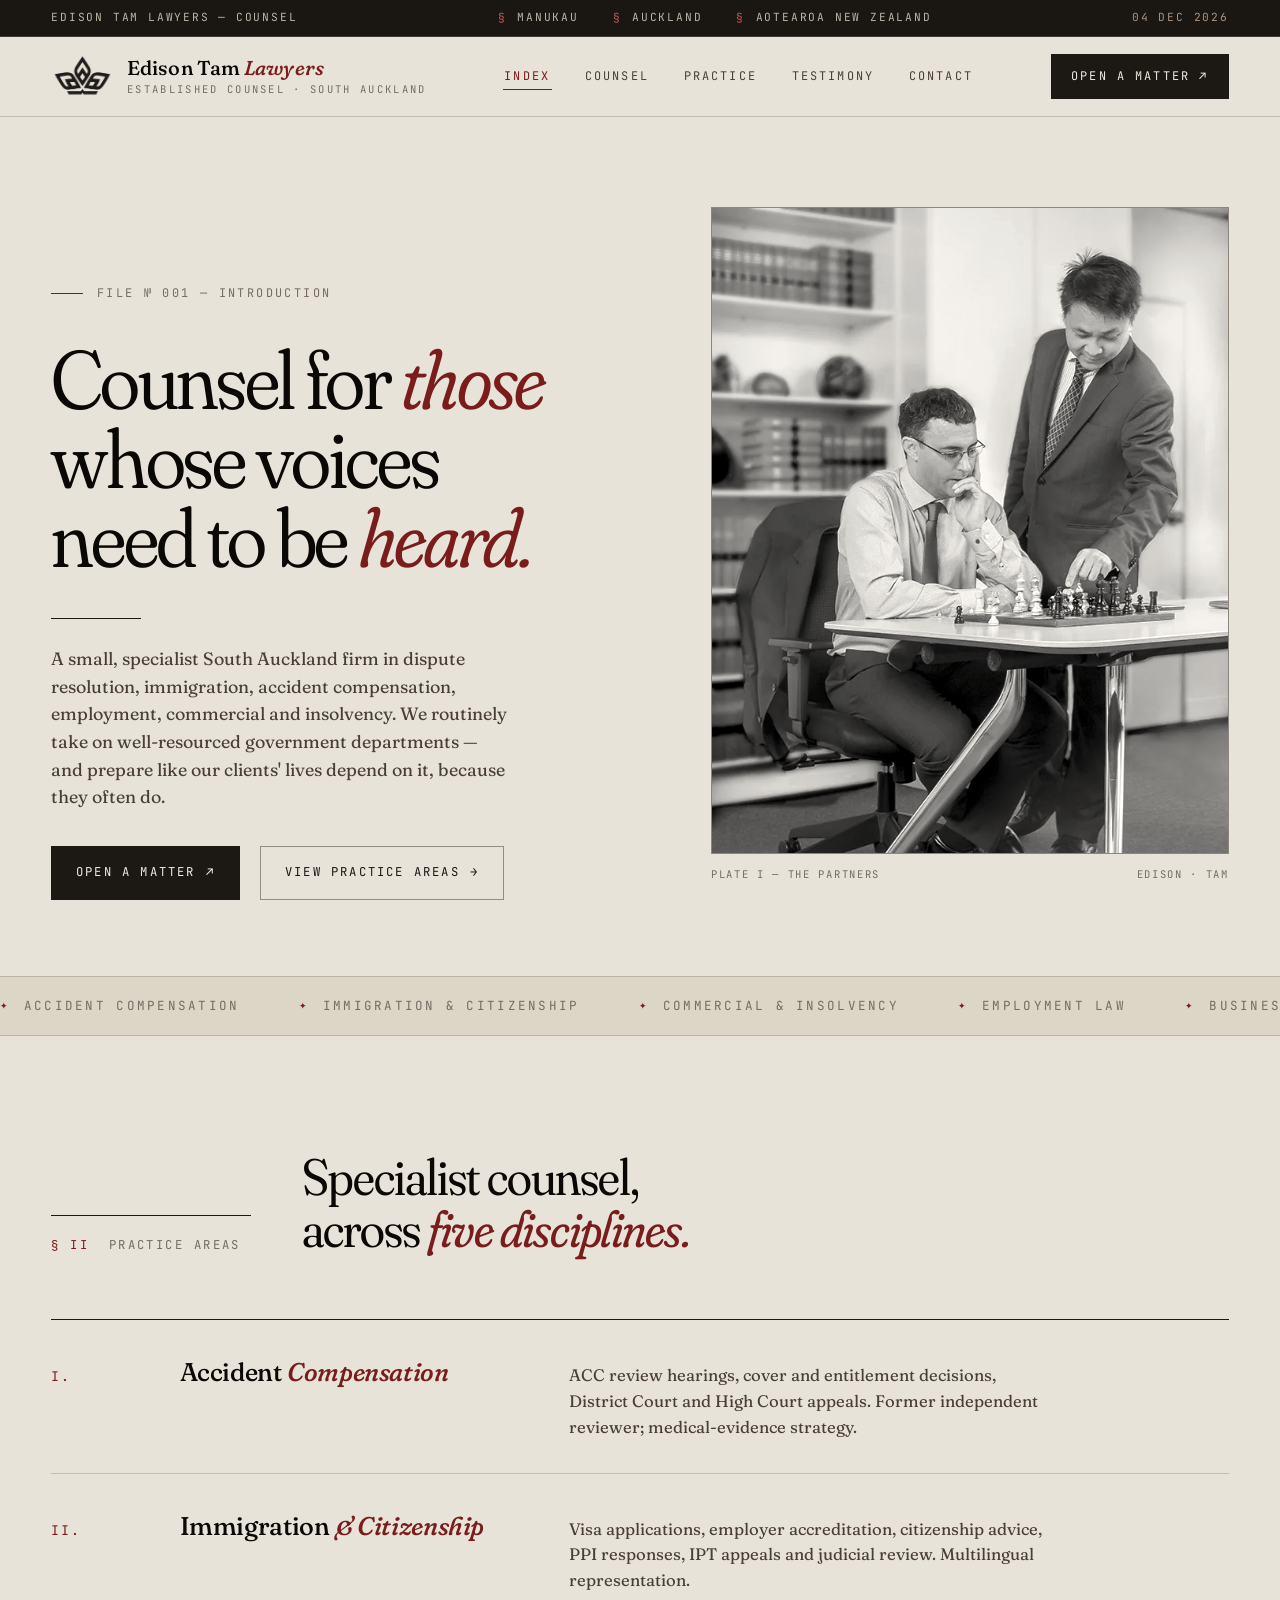
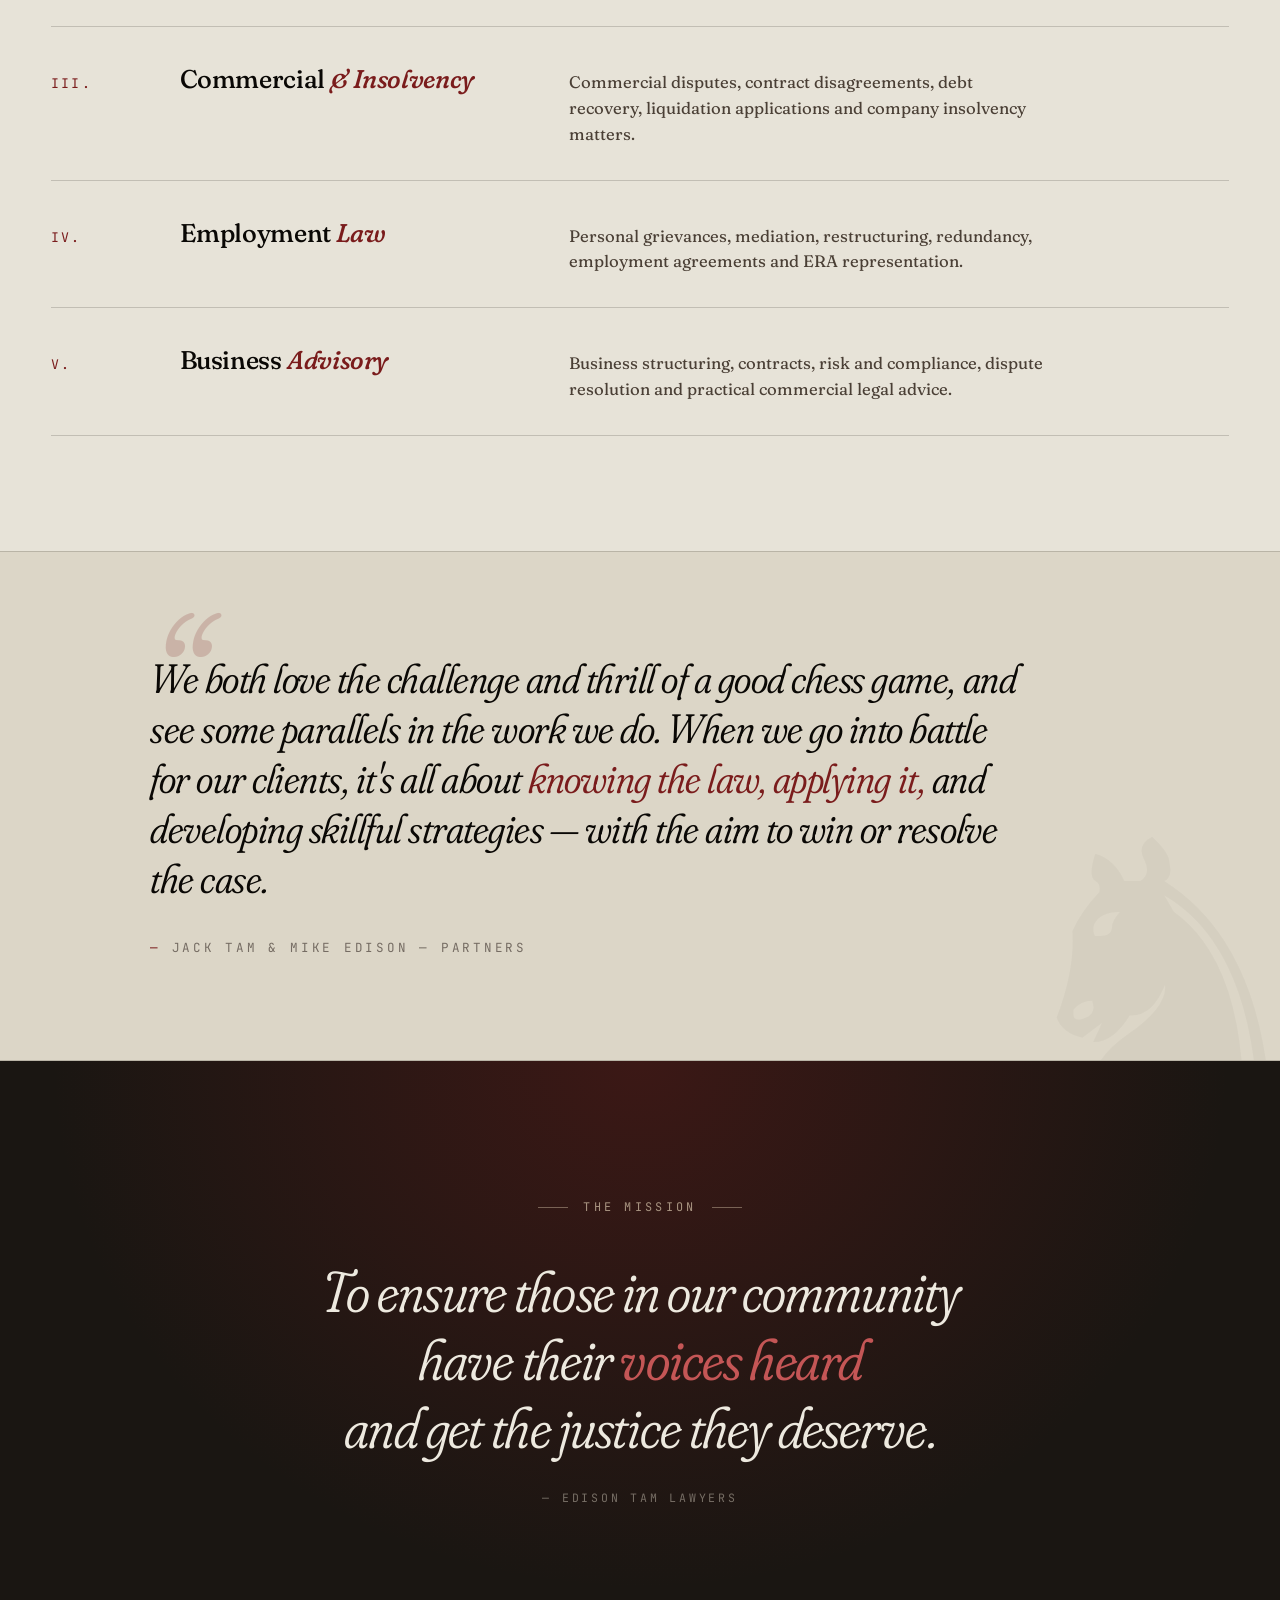
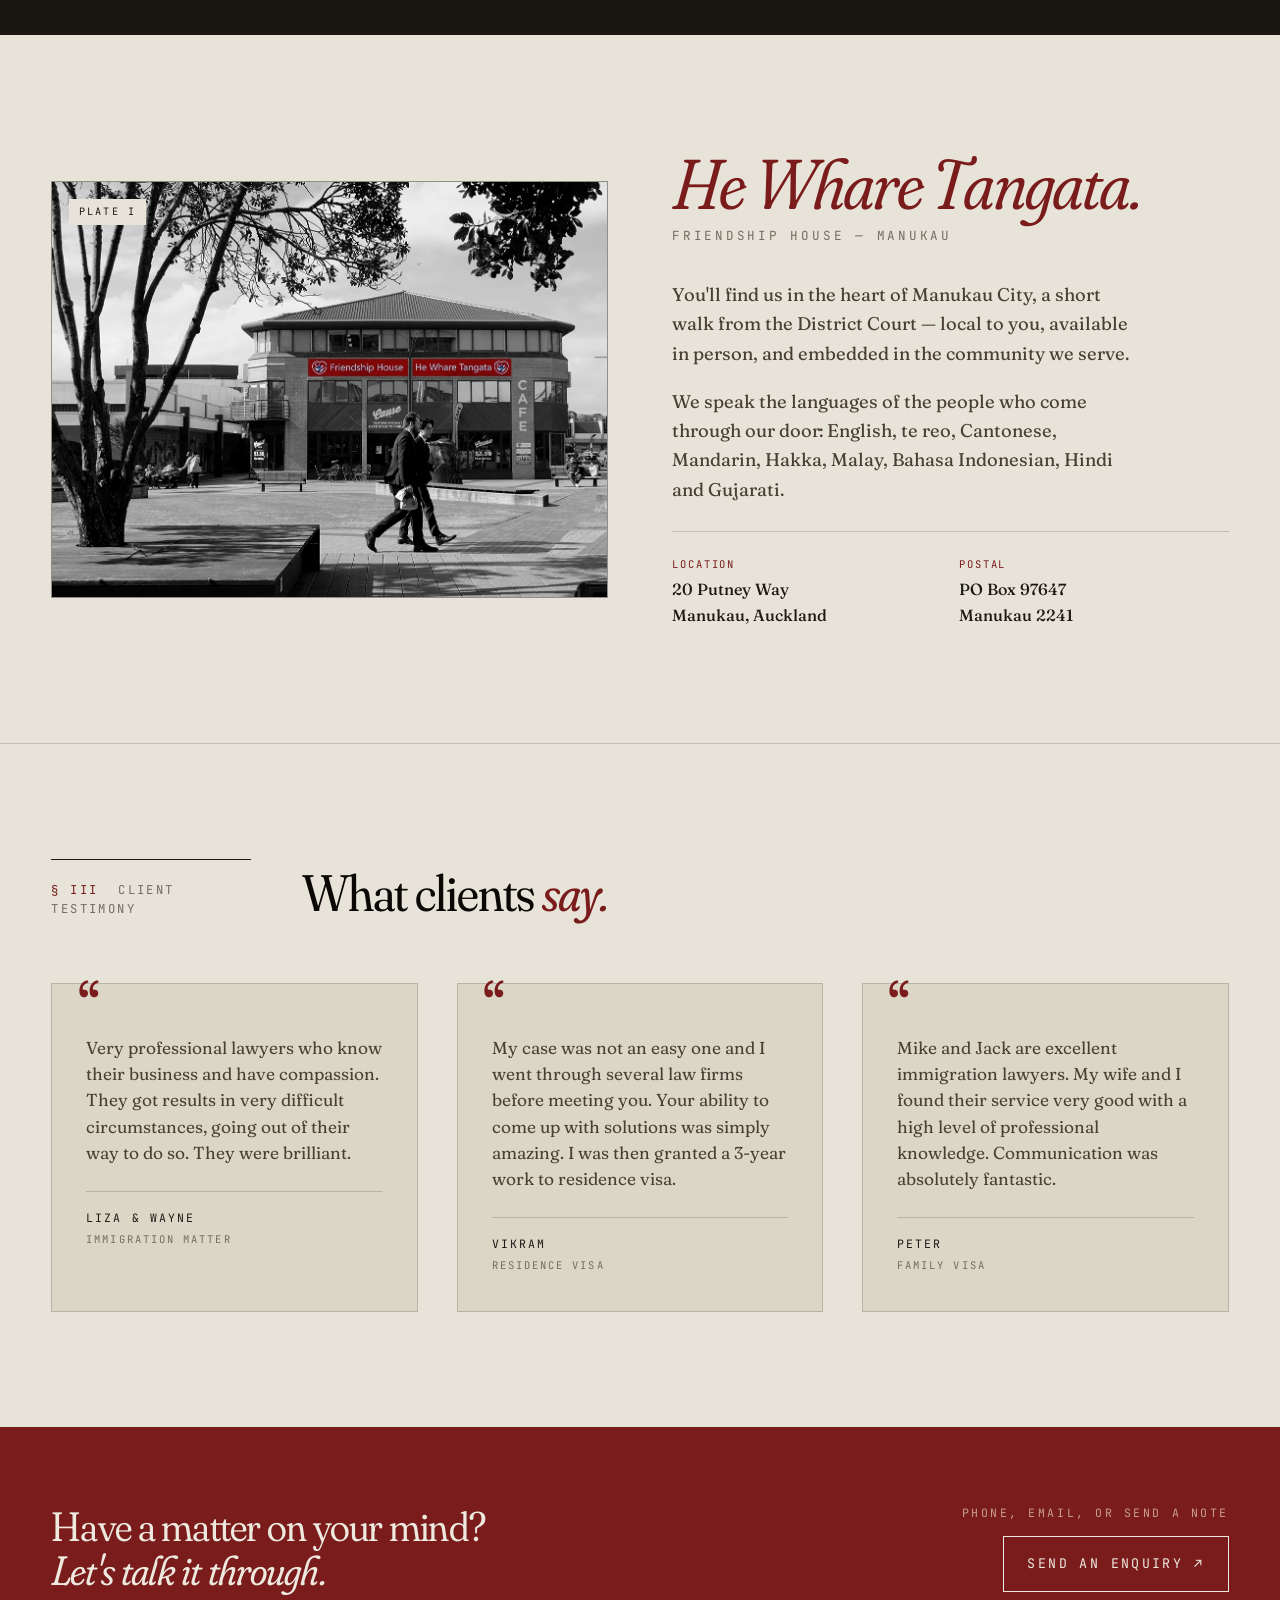
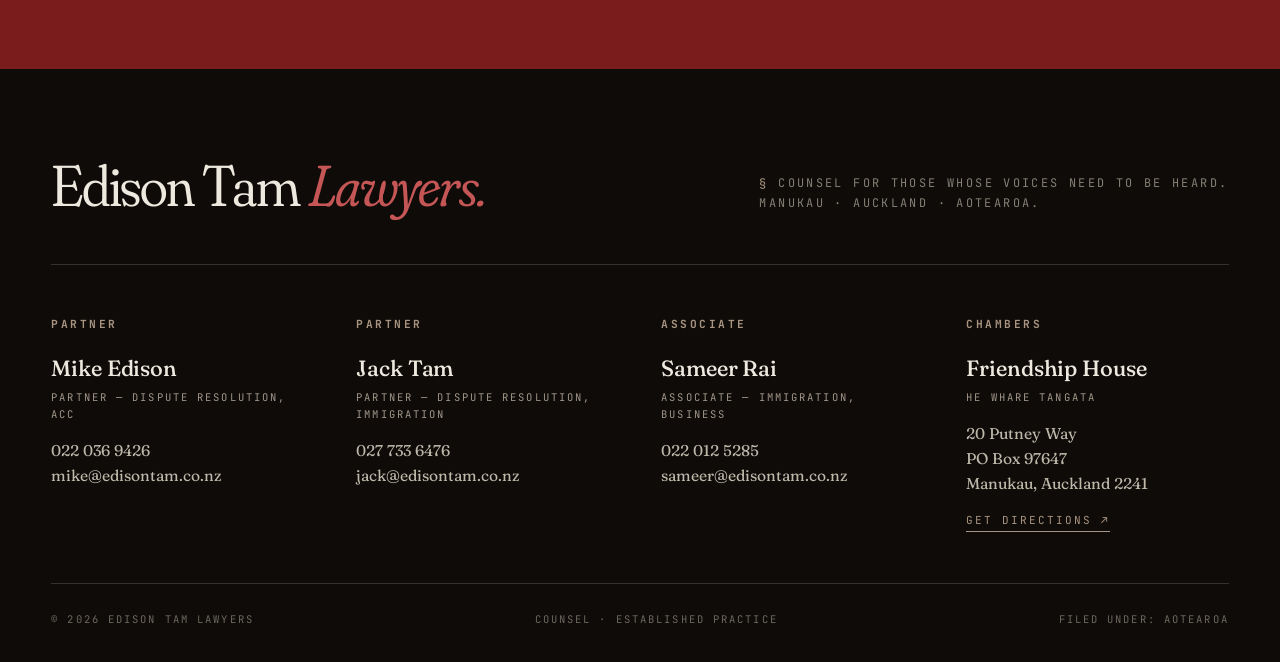
<file: index.html>
<!doctype html>
<html lang="en">
<head>
<meta charset="utf-8">
<meta name="viewport" content="width=device-width,initial-scale=1">
<title>Edison Tam Lawyers — Counsel for those whose voices need to be heard</title>
<meta name="description" content="Boutique South Auckland law firm specialising in ACC, immigration, employment, commercial and insolvency, and business advisory. Practical, robust legal advice from Friendship House, Manukau.">
<link rel="preconnect" href="https://fonts.googleapis.com">
<link rel="preconnect" href="https://fonts.gstatic.com" crossorigin>
<link href="https://fonts.googleapis.com/css2?family=Fraunces:ital,opsz,wght,SOFT@0,9..144,200..900,30..100;1,9..144,200..900,30..100&family=JetBrains+Mono:wght@400;500;700&display=swap" rel="stylesheet">
<link rel="stylesheet" href="/styles.css?v=5">
</head>
<body>

<!-- RUNNER -->
<div class="runner">
  <div class="runner-inner">
    <div class="runner-left">Edison Tam Lawyers — Counsel</div>
    <div class="runner-mid">
      <span>Manukau</span>
      <span>Auckland</span>
      <span>Aotearoa New Zealand</span>
    </div>
    <div class="runner-right" data-date>—</div>
  </div>
</div>

<!-- HEADER -->
<header class="header">
  <div class="header-inner">
    <a href="/" class="brand">
      <img src="/images/emblem.png" alt="" class="brand-mark">
      <span class="brand-words">
        <span class="brand-name">Edison Tam <em>Lawyers</em></span>
        <span class="brand-sub">Established Counsel · South Auckland</span>
      </span>
    </a>
    <nav class="nav" id="nav">
      <a href="/" class="active">Index</a>
      <a href="/about/">Counsel</a>
      <a href="/services/">Practice</a>
      <a href="/testimonials/">Testimony</a>
      <a href="/contact/">Contact</a>
    </nav>
    <div style="display:flex; gap:0.6rem; align-items:center;">
      <button class="nav-toggle" aria-label="Menu" aria-expanded="false">≡</button>
      <a href="/contact/" class="cta-call">Open a Matter ↗</a>
    </div>
  </div>
</header>

<!-- HERO -->
<section class="hero">
  <div class="hero-numeral" aria-hidden="true">I</div>
  <div class="hero-grid">
    <div class="hero-left">
      <div class="hero-file reveal">File № 001 — Introduction</div>
      <h1 class="hero-h reveal delay-1">
        Counsel for <em>those</em><br>
        whose voices<br>
        <span class="ws">need to be <em>heard.</em></span>
      </h1>
      <div class="hero-rule reveal delay-2"></div>
      <p class="hero-lede reveal delay-2">
        A small, specialist South Auckland firm in dispute resolution, immigration, accident compensation, employment, commercial and insolvency. We routinely take on well-resourced government departments — and prepare like our clients' lives depend on it, because they often do.
      </p>
      <div class="hero-actions reveal delay-3">
        <a href="/contact/" class="btn primary">Open a matter <span class="arrow">↗</span></a>
        <a href="/services/" class="btn ghost">View practice areas <span class="arrow">→</span></a>
      </div>
    </div>
    <div class="hero-right reveal delay-2">
      <div class="hero-img-frame">
        <img src="/images/mike-edison-jack-tam-lawyers-south-auckland.jpg" alt="Mike Edison and Jack Tam, partners at Edison Tam Lawyers in South Auckland">
      </div>
      <div class="hero-meta">
        <span>Plate I — The Partners</span>
        <span>Edison · Tam</span>
      </div>
    </div>
  </div>
</section>

<!-- MARQUEE -->
<div class="marquee" aria-hidden="true">
  <div class="marquee-track">
    <span>Accident Compensation</span>
    <span>Immigration &amp; Citizenship</span>
    <span>Commercial &amp; Insolvency</span>
    <span>Employment Law</span>
    <span>Business Advisory</span>
    <span>Dispute Resolution</span>
    <span>Judicial Review</span>
    <span>IPT Appeals</span>
    <span>Mediation</span>
    <span>Accident Compensation</span>
    <span>Immigration &amp; Citizenship</span>
    <span>Commercial &amp; Insolvency</span>
    <span>Employment Law</span>
    <span>Business Advisory</span>
    <span>Dispute Resolution</span>
    <span>Judicial Review</span>
    <span>IPT Appeals</span>
    <span>Mediation</span>
  </div>
</div>

<!-- PRACTICE / INDEX -->
<section class="section" id="practice">
  <div class="section-head reveal">
    <div class="label"><span class="num">§ II</span> Practice Areas</div>
    <h2>Specialist counsel,<br>across <em>five disciplines.</em></h2>
  </div>

  <ol class="index-list">
    <li class="reveal">
      <a class="index-row" href="/accident-compensation/">
        <div class="index-num">I.</div>
        <div class="index-title">Accident <em>Compensation</em></div>
        <div class="index-desc">ACC review hearings, cover and entitlement decisions, District Court and High Court appeals. Former independent reviewer; medical-evidence strategy.</div>
        <div class="index-arrow">Read brief ↗</div>
      </a>
    </li>
    <li class="reveal">
      <a class="index-row" href="/immigration-citizenship/">
        <div class="index-num">II.</div>
        <div class="index-title">Immigration <em>&amp; Citizenship</em></div>
        <div class="index-desc">Visa applications, employer accreditation, citizenship advice, PPI responses, IPT appeals and judicial review. Multilingual representation.</div>
        <div class="index-arrow">Read brief ↗</div>
      </a>
    </li>
    <li class="reveal">
      <a class="index-row" href="/commercial-insolvency/">
        <div class="index-num">III.</div>
        <div class="index-title">Commercial <em>&amp; Insolvency</em></div>
        <div class="index-desc">Commercial disputes, contract disagreements, debt recovery, liquidation applications and company insolvency matters.</div>
        <div class="index-arrow">Read brief ↗</div>
      </a>
    </li>
    <li class="reveal">
      <a class="index-row" href="/employment-law/">
        <div class="index-num">IV.</div>
        <div class="index-title">Employment <em>Law</em></div>
        <div class="index-desc">Personal grievances, mediation, restructuring, redundancy, employment agreements and ERA representation.</div>
        <div class="index-arrow">Read brief ↗</div>
      </a>
    </li>
    <li class="reveal">
      <a class="index-row" href="/business-advisory/">
        <div class="index-num">V.</div>
        <div class="index-title">Business <em>Advisory</em></div>
        <div class="index-desc">Business structuring, contracts, risk and compliance, dispute resolution and practical commercial legal advice.</div>
        <div class="index-arrow">Read brief ↗</div>
      </a>
    </li>
  </ol>
</section>

<!-- PULL QUOTE -->
<section class="pull-quote">
  <div class="pull-quote-inner reveal">
    <div class="opener" aria-hidden="true">“</div>
    <blockquote>
      We both love the challenge and thrill of a good chess game, and see some parallels in the work we do. When we go into battle for our clients, it's all about <em>knowing the law, applying it,</em> and developing skillful strategies — with the aim to win or resolve the case.
    </blockquote>
    <cite>Jack Tam &amp; Mike Edison — Partners</cite>
  </div>
</section>

<!-- MISSION -->
<section class="mission" id="mission">
  <div class="mission-inner reveal">
    <div class="label">The Mission</div>
    <h2>To ensure those in our community<br>have their <em>voices heard</em><br>and get the justice they deserve.</h2>
    <div class="attr">— Edison Tam Lawyers</div>
  </div>
</section>

<!-- FRIENDSHIP HOUSE -->
<section class="fh">
  <div class="fh-grid">
    <div class="fh-image reveal">
      <img src="/images/friendship-house-south-auckland.jpg" alt="Friendship House — Edison Tam Lawyers' offices in Manukau, South Auckland">
    </div>
    <div class="fh-text reveal delay-1">
      <div class="te-reo">He Whare Tangata.</div>
      <div class="en">Friendship House — Manukau</div>
      <p>You'll find us in the heart of Manukau City, a short walk from the District Court — local to you, available in person, and embedded in the community we serve.</p>
      <p>We speak the languages of the people who come through our door: English, te reo, Cantonese, Mandarin, Hakka, Malay, Bahasa Indonesian, Hindi and Gujarati.</p>
      <div class="fh-meta">
        <div>
          <span>Location</span>
          <b>20 Putney Way<br>Manukau, Auckland</b>
        </div>
        <div>
          <span>Postal</span>
          <b>PO Box 97647<br>Manukau 2241</b>
        </div>
      </div>
    </div>
  </div>
</section>

<!-- TESTIMONIALS -->
<section class="testi" id="testimony">
  <div class="section-head reveal">
    <div class="label"><span class="num">§ III</span> Client Testimony</div>
    <h2>What clients <em>say.</em></h2>
  </div>

  <div class="testi-grid">
    <article class="testi-card reveal">
      <p>Very professional lawyers who know their business and have compassion. They got results in very difficult circumstances, going out of their way to do so. They were brilliant.</p>
      <cite>Liza &amp; Wayne <span>Immigration Matter</span></cite>
    </article>
    <article class="testi-card reveal delay-1">
      <p>My case was not an easy one and I went through several law firms before meeting you. Your ability to come up with solutions was simply amazing. I was then granted a 3-year work to residence visa.</p>
      <cite>Vikram <span>Residence Visa</span></cite>
    </article>
    <article class="testi-card reveal delay-2">
      <p>Mike and Jack are excellent immigration lawyers. My wife and I found their service very good with a high level of professional knowledge. Communication was absolutely fantastic.</p>
      <cite>Peter <span>Family Visa</span></cite>
    </article>
  </div>
</section>

<!-- CTA STRIP -->
<section class="cta-strip" id="contact">
  <div class="cta-inner">
    <h2>Have a matter on your mind?<br><em>Let's talk it through.</em></h2>
    <div class="right">
      <div class="label">Phone, email, or send a note</div>
      <a href="/contact/">Send an enquiry ↗</a>
    </div>
  </div>
</section>

<!-- FOOTER -->
<footer class="footer">
  <div class="footer-inner">
    <div class="footer-head">
      <div class="footer-mark">Edison Tam <em>Lawyers.</em></div>
      <div class="footer-tag">
        <span>§</span> Counsel for those whose voices need to be heard.<br>
        Manukau · Auckland · Aotearoa.
      </div>
    </div>

    <div class="footer-grid">
      <div class="footer-col">
        <h3>Partner</h3>
        <div class="name">Mike Edison</div>
        <div class="role">Partner — Dispute Resolution, ACC</div>
        <p><a href="tel:02203694261">022 036 9426</a></p>
        <p><a href="mailto:mike@edisontam.co.nz">mike@edisontam.co.nz</a></p>
      </div>
      <div class="footer-col">
        <h3>Partner</h3>
        <div class="name">Jack Tam</div>
        <div class="role">Partner — Dispute Resolution, Immigration</div>
        <p><a href="tel:0277336476">027 733 6476</a></p>
        <p><a href="mailto:jack@edisontam.co.nz">jack@edisontam.co.nz</a></p>
      </div>
      <div class="footer-col">
        <h3>Associate</h3>
        <div class="name">Sameer Rai</div>
        <div class="role">Associate — Immigration, Business</div>
        <p><a href="tel:02201255285">022 012 5285</a></p>
        <p><a href="mailto:sameer@edisontam.co.nz">sameer@edisontam.co.nz</a></p>
      </div>
      <div class="footer-col">
        <h3>Chambers</h3>
        <div class="name">Friendship House</div>
        <div class="role">He Whare Tangata</div>
        <p>20 Putney Way<br>PO Box 97647<br>Manukau, Auckland 2241</p>
        <a class="directions" href="https://www.google.com/maps/dir/?api=1&destination=Edison+Tam+Lawyers,+20+Putney+Way,+Manukau,+Auckland" target="_blank" rel="noopener">Get directions ↗</a>
      </div>
    </div>

    <div class="footer-bottom">
      <span>© 2026 Edison Tam Lawyers</span>
      <span>Counsel · Established Practice</span>
      <span>Filed under: Aotearoa</span>
    </div>
  </div>
</footer>

<script src="/script.js"></script>
</body>
</html>
</file>
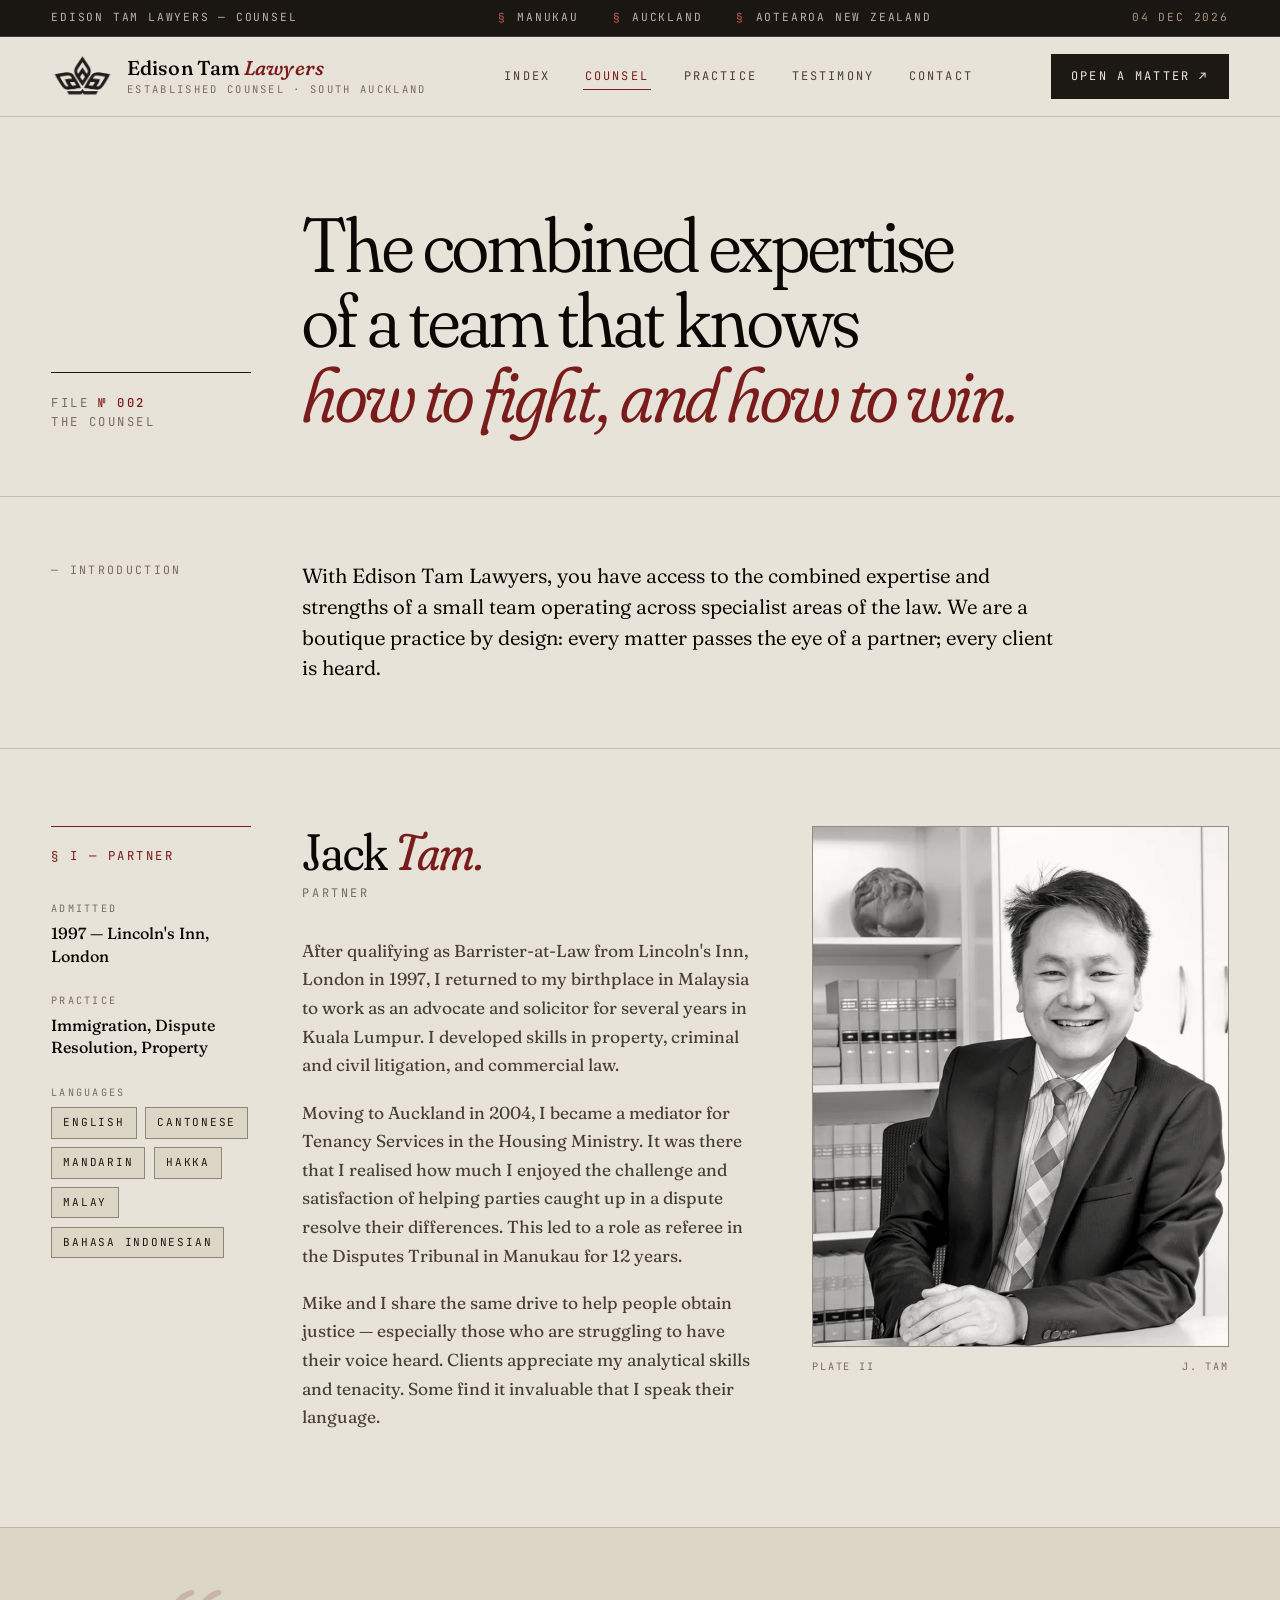
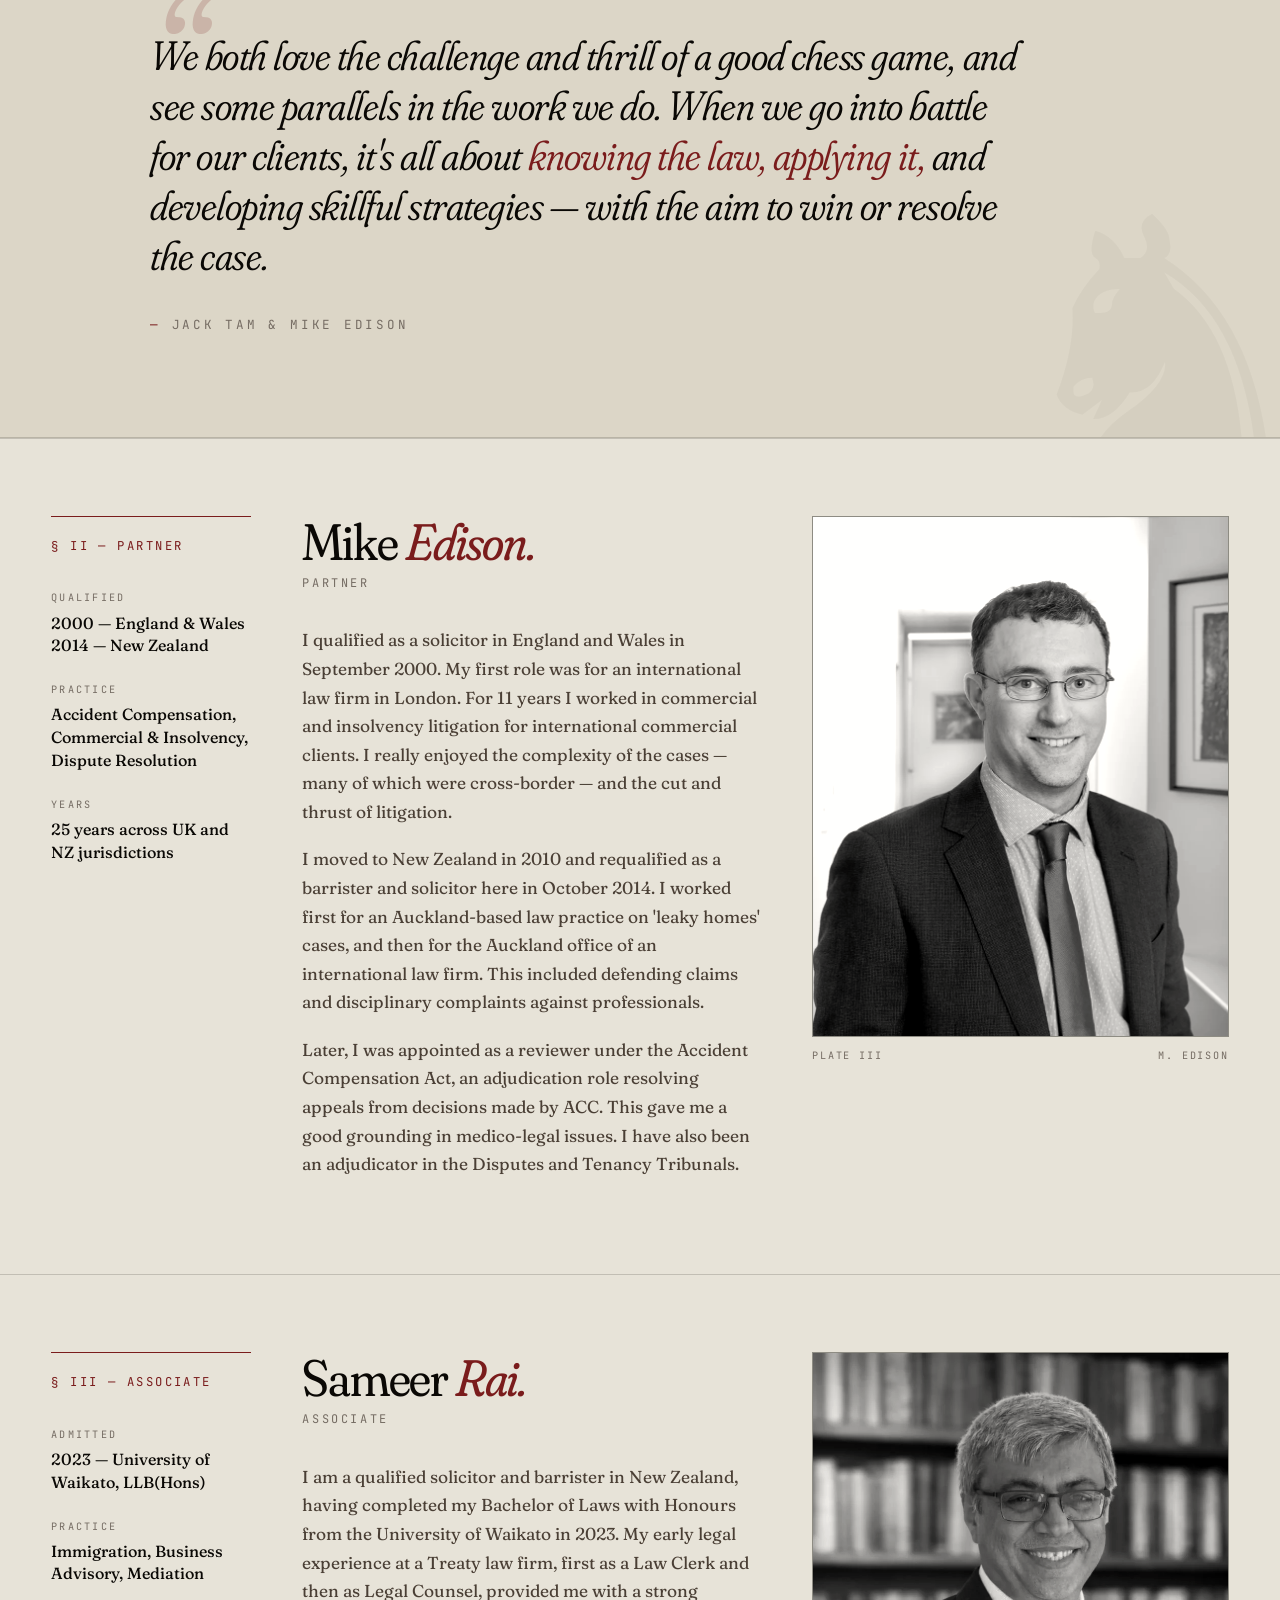
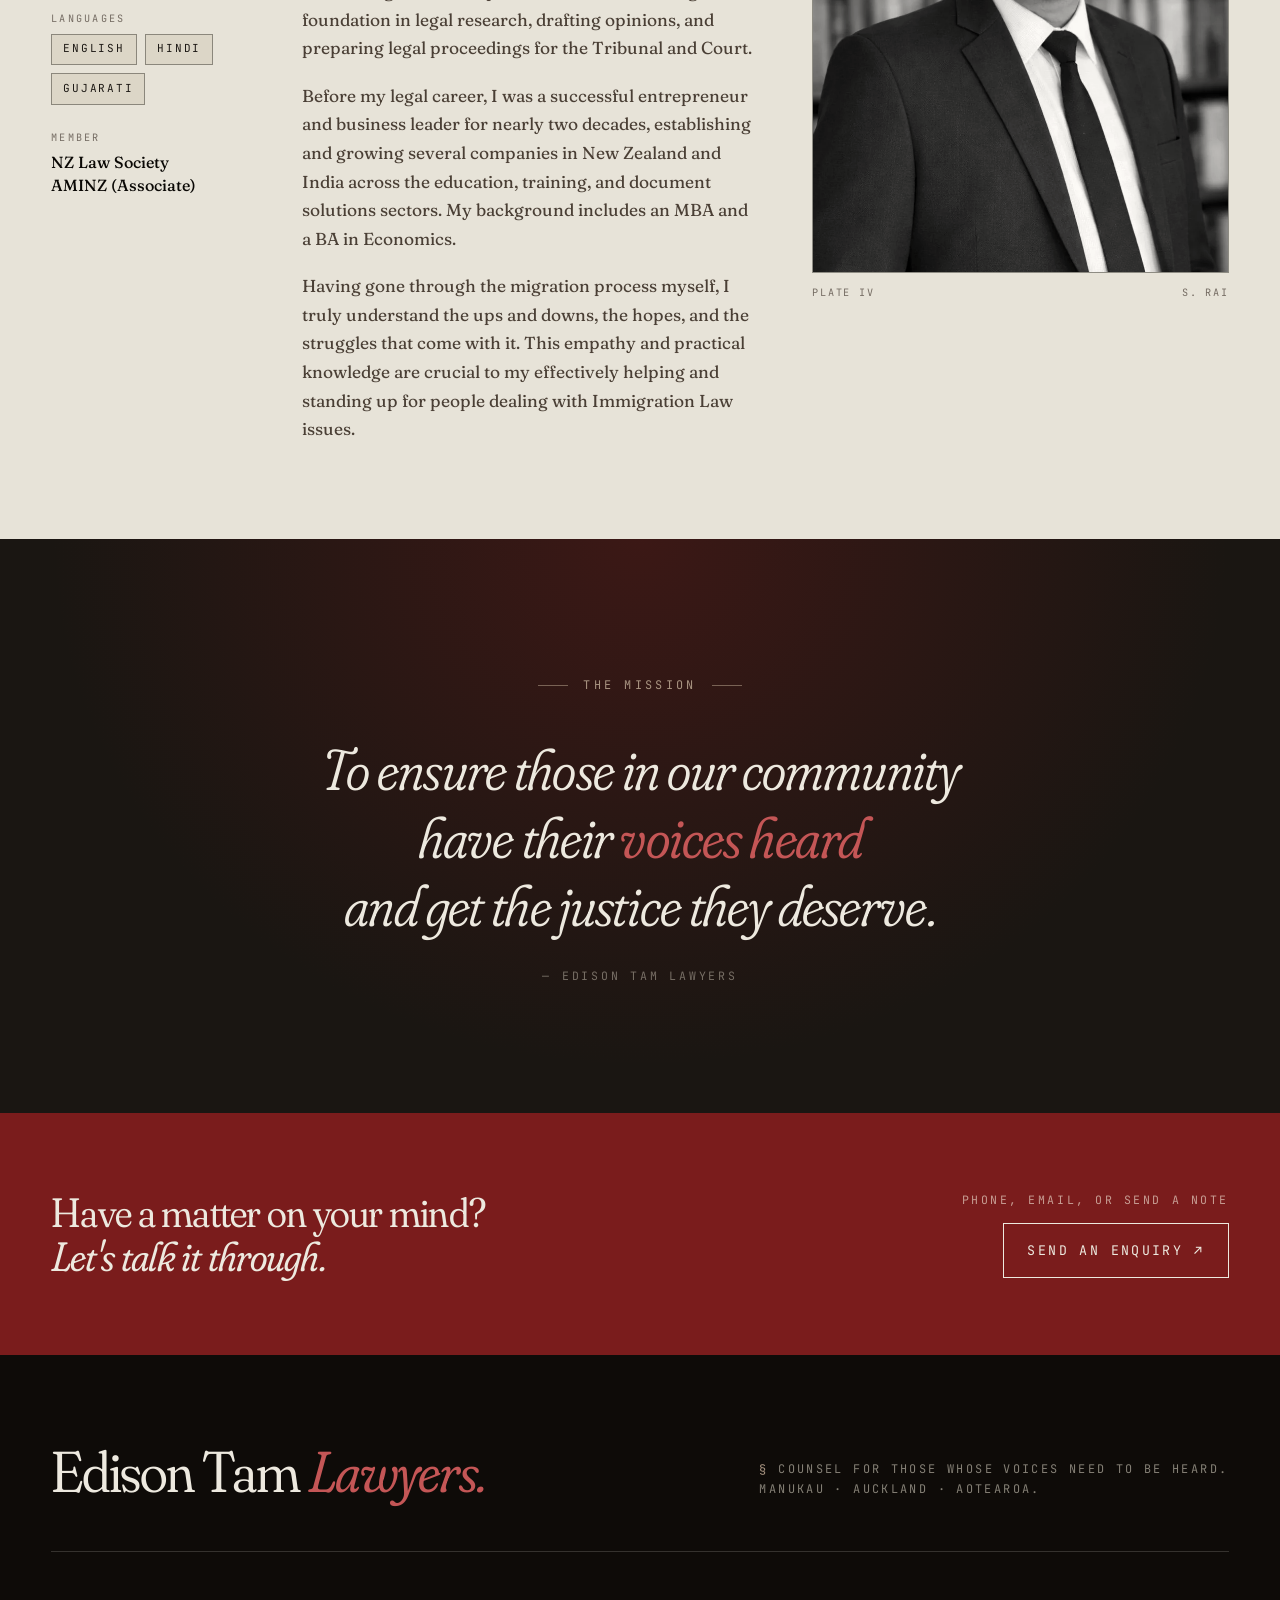
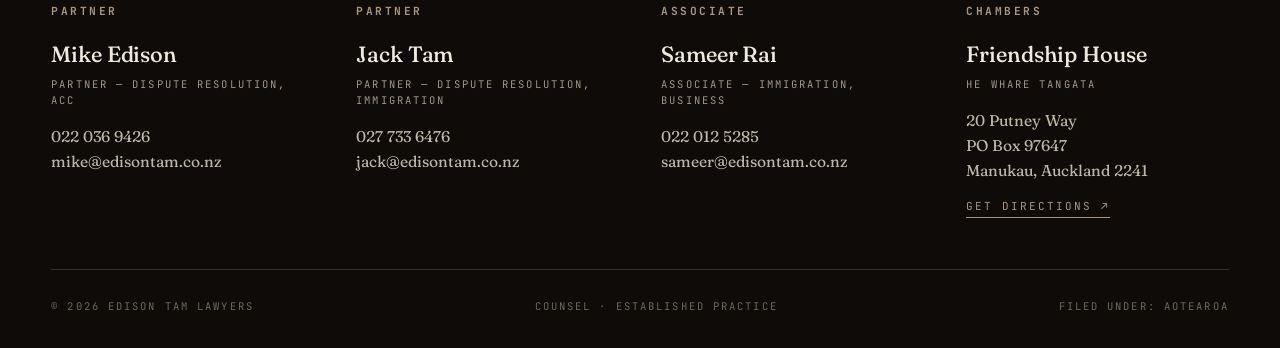
<file: about/index.html>
<!doctype html>
<html lang="en">
<head>
<meta charset="utf-8">
<meta name="viewport" content="width=device-width,initial-scale=1">
<title>Counsel — Edison Tam Lawyers</title>
<meta name="description" content="Meet the counsel at Edison Tam Lawyers — partners Mike Edison and Jack Tam, and associate Sameer Rai. Combined expertise across dispute resolution, ACC, immigration, employment and commercial law.">
<link rel="preconnect" href="https://fonts.googleapis.com">
<link rel="preconnect" href="https://fonts.gstatic.com" crossorigin>
<link href="https://fonts.googleapis.com/css2?family=Fraunces:ital,opsz,wght,SOFT@0,9..144,200..900,30..100;1,9..144,200..900,30..100&family=JetBrains+Mono:wght@400;500;700&display=swap" rel="stylesheet">
<link rel="stylesheet" href="/styles.css?v=5">
</head>
<body>

<!-- RUNNER -->
<div class="runner">
  <div class="runner-inner">
    <div class="runner-left">Edison Tam Lawyers — Counsel</div>
    <div class="runner-mid">
      <span>Manukau</span>
      <span>Auckland</span>
      <span>Aotearoa New Zealand</span>
    </div>
    <div class="runner-right" data-date>—</div>
  </div>
</div>

<!-- HEADER -->
<header class="header">
  <div class="header-inner">
    <a href="/" class="brand">
      <img src="/images/emblem.png" alt="" class="brand-mark">
      <span class="brand-words">
        <span class="brand-name">Edison Tam <em>Lawyers</em></span>
        <span class="brand-sub">Established Counsel · South Auckland</span>
      </span>
    </a>
    <nav class="nav" id="nav">
      <a href="/">Index</a>
      <a href="/about/" class="active">Counsel</a>
      <a href="/services/">Practice</a>
      <a href="/testimonials/">Testimony</a>
      <a href="/contact/">Contact</a>
    </nav>
    <div style="display:flex; gap:0.6rem; align-items:center;">
      <button class="nav-toggle" aria-label="Menu" aria-expanded="false">≡</button>
      <a href="/contact/" class="cta-call">Open a Matter ↗</a>
    </div>
  </div>
</header>

<!-- PAGE HEAD -->
<section class="page-head">
  <div class="file reveal">
    File <b>№ 002</b><br>
    The Counsel
  </div>
  <h1 class="reveal delay-1">
    The combined expertise<br>
    of a team that knows<br>
    <em>how to fight, and how to win.</em>
  </h1>
</section>

<!-- INTRO -->
<section class="page-intro">
  <div class="label reveal">— Introduction</div>
  <p class="reveal delay-1">
    With Edison Tam Lawyers, you have access to the combined expertise and strengths of a small team operating across specialist areas of the law. We are a boutique practice by design: every matter passes the eye of a partner; every client is heard.
  </p>
</section>

<!-- JACK TAM -->
<section class="counsel">
  <div class="counsel-inner">
    <div class="counsel-left">
      <span class="counsel-num">§ I — Partner</span>
      <div class="counsel-meta">
        <div class="counsel-meta-block">
          <div class="lab">Admitted</div>
          <div class="val">1997 — Lincoln's Inn, London</div>
        </div>
        <div class="counsel-meta-block">
          <div class="lab">Practice</div>
          <div class="val">Immigration, Dispute Resolution, Property</div>
        </div>
        <div class="counsel-meta-block">
          <div class="lab">Languages</div>
          <div class="lang-list">
            <span>English</span>
            <span>Cantonese</span>
            <span>Mandarin</span>
            <span>Hakka</span>
            <span>Malay</span>
            <span>Bahasa Indonesian</span>
          </div>
        </div>
      </div>
    </div>
    <div class="counsel-mid reveal">
      <h2>Jack <em>Tam.</em></h2>
      <div class="role">Partner</div>
      <p>After qualifying as Barrister-at-Law from Lincoln's Inn, London in 1997, I returned to my birthplace in Malaysia to work as an advocate and solicitor for several years in Kuala Lumpur. I developed skills in property, criminal and civil litigation, and commercial law.</p>
      <p>Moving to Auckland in 2004, I became a mediator for Tenancy Services in the Housing Ministry. It was there that I realised how much I enjoyed the challenge and satisfaction of helping parties caught up in a dispute resolve their differences. This led to a role as referee in the Disputes Tribunal in Manukau for 12 years.</p>
      <p>Mike and I share the same drive to help people obtain justice — especially those who are struggling to have their voice heard. Clients appreciate my analytical skills and tenacity. Some find it invaluable that I speak their language.</p>
    </div>
    <div class="counsel-right reveal delay-1">
      <img src="/images/jack-tam-lawyer-south-auckland.jpg" alt="Jack Tam, Partner at Edison Tam Lawyers">
      <div class="plate">
        <span>Plate II</span>
        <span>J. Tam</span>
      </div>
    </div>
  </div>
</section>

<!-- CHESS PULL QUOTE -->
<section class="pull-quote">
  <div class="pull-quote-inner reveal">
    <div class="opener" aria-hidden="true">“</div>
    <blockquote>
      We both love the challenge and thrill of a good chess game, and see some parallels in the work we do. When we go into battle for our clients, it's all about <em>knowing the law, applying it,</em> and developing skillful strategies — with the aim to win or resolve the case.
    </blockquote>
    <cite>Jack Tam &amp; Mike Edison</cite>
  </div>
</section>

<!-- MIKE EDISON -->
<section class="counsel">
  <div class="counsel-inner">
    <div class="counsel-left">
      <span class="counsel-num">§ II — Partner</span>
      <div class="counsel-meta">
        <div class="counsel-meta-block">
          <div class="lab">Qualified</div>
          <div class="val">2000 — England &amp; Wales<br>2014 — New Zealand</div>
        </div>
        <div class="counsel-meta-block">
          <div class="lab">Practice</div>
          <div class="val">Accident Compensation, Commercial &amp; Insolvency, Dispute Resolution</div>
        </div>
        <div class="counsel-meta-block">
          <div class="lab">Years</div>
          <div class="val">25 years across UK and NZ jurisdictions</div>
        </div>
      </div>
    </div>
    <div class="counsel-mid reveal">
      <h2>Mike <em>Edison.</em></h2>
      <div class="role">Partner</div>
      <p>I qualified as a solicitor in England and Wales in September 2000. My first role was for an international law firm in London. For 11 years I worked in commercial and insolvency litigation for international commercial clients. I really enjoyed the complexity of the cases — many of which were cross-border — and the cut and thrust of litigation.</p>
      <p>I moved to New Zealand in 2010 and requalified as a barrister and solicitor here in October 2014. I worked first for an Auckland-based law practice on 'leaky homes' cases, and then for the Auckland office of an international law firm. This included defending claims and disciplinary complaints against professionals.</p>
      <p>Later, I was appointed as a reviewer under the Accident Compensation Act, an adjudication role resolving appeals from decisions made by ACC. This gave me a good grounding in medico-legal issues. I have also been an adjudicator in the Disputes and Tenancy Tribunals.</p>
    </div>
    <div class="counsel-right reveal delay-1">
      <img src="/images/mike-edison-lawyer-south-auckland.jpg" alt="Mike Edison, Partner at Edison Tam Lawyers">
      <div class="plate">
        <span>Plate III</span>
        <span>M. Edison</span>
      </div>
    </div>
  </div>
</section>

<!-- SAMEER RAI -->
<section class="counsel">
  <div class="counsel-inner">
    <div class="counsel-left">
      <span class="counsel-num">§ III — Associate</span>
      <div class="counsel-meta">
        <div class="counsel-meta-block">
          <div class="lab">Admitted</div>
          <div class="val">2023 — University of Waikato, LLB(Hons)</div>
        </div>
        <div class="counsel-meta-block">
          <div class="lab">Practice</div>
          <div class="val">Immigration, Business Advisory, Mediation</div>
        </div>
        <div class="counsel-meta-block">
          <div class="lab">Languages</div>
          <div class="lang-list">
            <span>English</span>
            <span>Hindi</span>
            <span>Gujarati</span>
          </div>
        </div>
        <div class="counsel-meta-block">
          <div class="lab">Member</div>
          <div class="val">NZ Law Society<br>AMINZ (Associate)</div>
        </div>
      </div>
    </div>
    <div class="counsel-mid reveal">
      <h2>Sameer <em>Rai.</em></h2>
      <div class="role">Associate</div>
      <p>I am a qualified solicitor and barrister in New Zealand, having completed my Bachelor of Laws with Honours from the University of Waikato in 2023. My early legal experience at a Treaty law firm, first as a Law Clerk and then as Legal Counsel, provided me with a strong foundation in legal research, drafting opinions, and preparing legal proceedings for the Tribunal and Court.</p>
      <p>Before my legal career, I was a successful entrepreneur and business leader for nearly two decades, establishing and growing several companies in New Zealand and India across the education, training, and document solutions sectors. My background includes an MBA and a BA in Economics.</p>
      <p>Having gone through the migration process myself, I truly understand the ups and downs, the hopes, and the struggles that come with it. This empathy and practical knowledge are crucial to my effectively helping and standing up for people dealing with Immigration Law issues.</p>
    </div>
    <div class="counsel-right reveal delay-1">
      <img src="/images/sameer-rai-south-auckland-lawyer.png" alt="Sameer Rai, Associate at Edison Tam Lawyers">
      <div class="plate">
        <span>Plate IV</span>
        <span>S. Rai</span>
      </div>
    </div>
  </div>
</section>

<!-- MISSION -->
<section class="mission">
  <div class="mission-inner reveal">
    <div class="label">The Mission</div>
    <h2>To ensure those in our community<br>have their <em>voices heard</em><br>and get the justice they deserve.</h2>
    <div class="attr">— Edison Tam Lawyers</div>
  </div>
</section>

<!-- CTA STRIP -->
<section class="cta-strip">
  <div class="cta-inner">
    <h2>Have a matter on your mind?<br><em>Let's talk it through.</em></h2>
    <div class="right">
      <div class="label">Phone, email, or send a note</div>
      <a href="/contact/">Send an enquiry ↗</a>
    </div>
  </div>
</section>

<!-- FOOTER -->
<footer class="footer">
  <div class="footer-inner">
    <div class="footer-head">
      <div class="footer-mark">Edison Tam <em>Lawyers.</em></div>
      <div class="footer-tag">
        <span>§</span> Counsel for those whose voices need to be heard.<br>
        Manukau · Auckland · Aotearoa.
      </div>
    </div>

    <div class="footer-grid">
      <div class="footer-col">
        <h3>Partner</h3>
        <div class="name">Mike Edison</div>
        <div class="role">Partner — Dispute Resolution, ACC</div>
        <p><a href="tel:02203694261">022 036 9426</a></p>
        <p><a href="mailto:mike@edisontam.co.nz">mike@edisontam.co.nz</a></p>
      </div>
      <div class="footer-col">
        <h3>Partner</h3>
        <div class="name">Jack Tam</div>
        <div class="role">Partner — Dispute Resolution, Immigration</div>
        <p><a href="tel:0277336476">027 733 6476</a></p>
        <p><a href="mailto:jack@edisontam.co.nz">jack@edisontam.co.nz</a></p>
      </div>
      <div class="footer-col">
        <h3>Associate</h3>
        <div class="name">Sameer Rai</div>
        <div class="role">Associate — Immigration, Business</div>
        <p><a href="tel:02201255285">022 012 5285</a></p>
        <p><a href="mailto:sameer@edisontam.co.nz">sameer@edisontam.co.nz</a></p>
      </div>
      <div class="footer-col">
        <h3>Chambers</h3>
        <div class="name">Friendship House</div>
        <div class="role">He Whare Tangata</div>
        <p>20 Putney Way<br>PO Box 97647<br>Manukau, Auckland 2241</p>
        <a class="directions" href="https://www.google.com/maps/dir/?api=1&destination=Edison+Tam+Lawyers,+20+Putney+Way,+Manukau,+Auckland" target="_blank" rel="noopener">Get directions ↗</a>
      </div>
    </div>

    <div class="footer-bottom">
      <span>© 2026 Edison Tam Lawyers</span>
      <span>Counsel · Established Practice</span>
      <span>Filed under: Aotearoa</span>
    </div>
  </div>
</footer>

<script src="/script.js"></script>
</body>
</html>
</file>
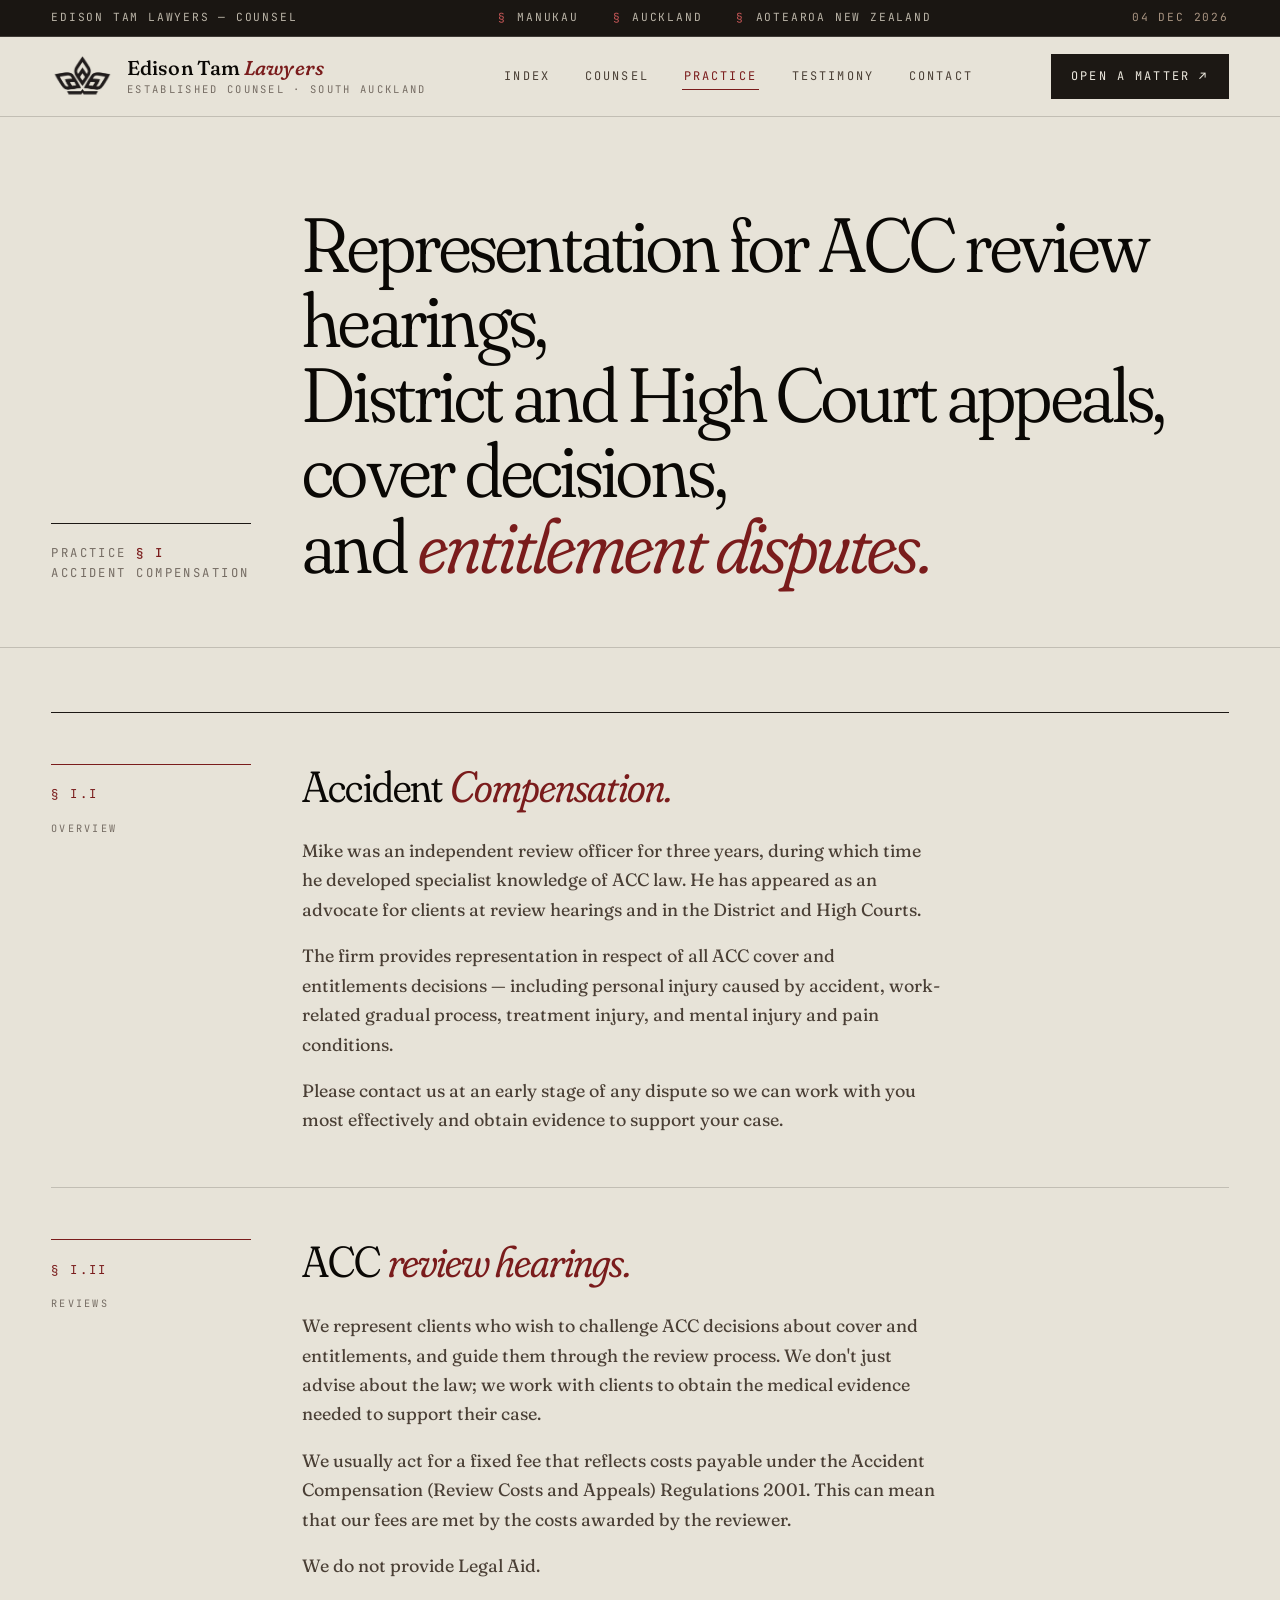
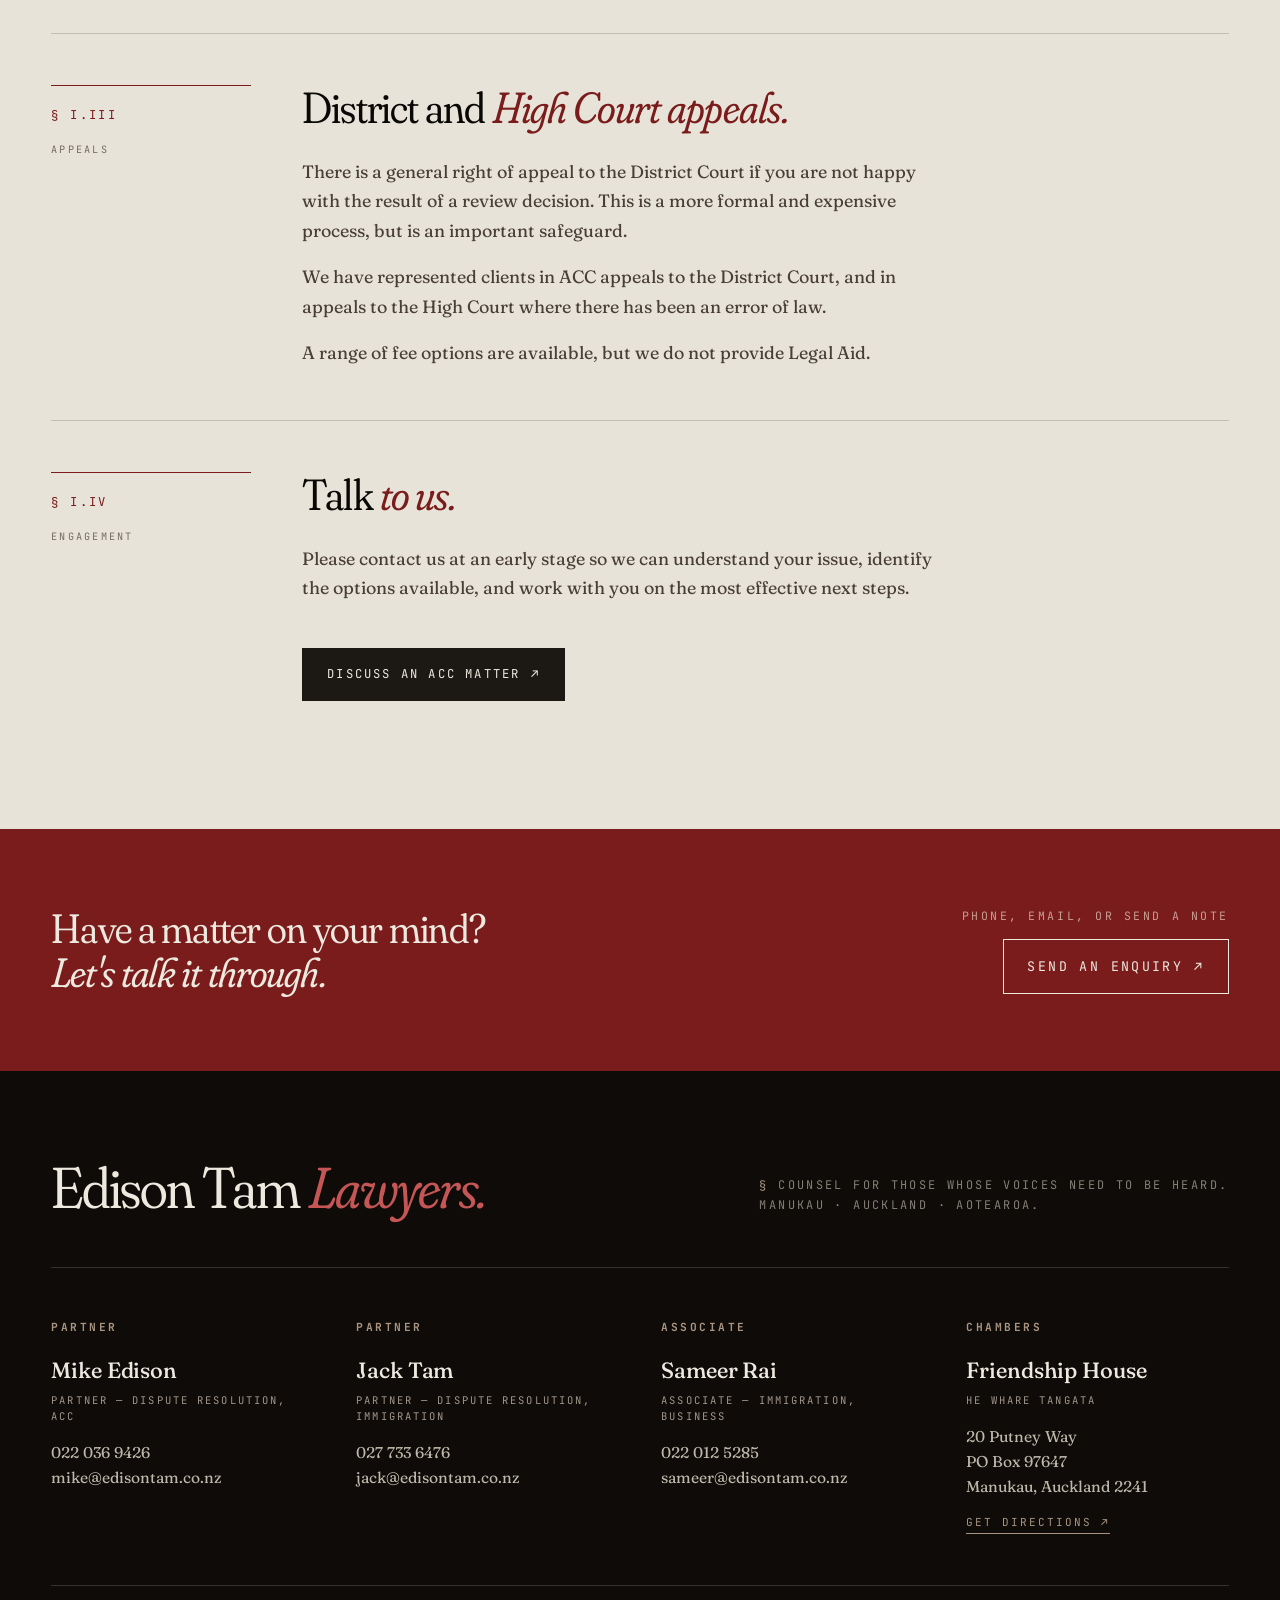
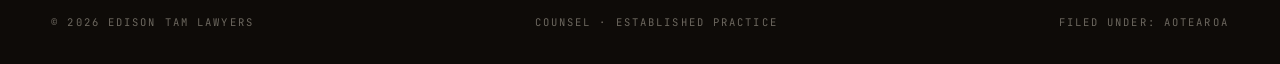
<file: accident-compensation/index.html>
<!doctype html>
<html lang="en">
<head>
<meta charset="utf-8">
<meta name="viewport" content="width=device-width,initial-scale=1">
<title>Accident Compensation — Edison Tam Lawyers</title>
<meta name="description" content="ACC review hearings, cover and entitlement disputes, District Court and High Court appeals. Specialist representation from a former independent review officer.">
<link rel="preconnect" href="https://fonts.googleapis.com">
<link rel="preconnect" href="https://fonts.gstatic.com" crossorigin>
<link href="https://fonts.googleapis.com/css2?family=Fraunces:ital,opsz,wght,SOFT@0,9..144,200..900,30..100;1,9..144,200..900,30..100&family=JetBrains+Mono:wght@400;500;700&display=swap" rel="stylesheet">
<link rel="stylesheet" href="/styles.css?v=5">
</head>
<body>

<div class="runner">
  <div class="runner-inner">
    <div class="runner-left">Edison Tam Lawyers — Counsel</div>
    <div class="runner-mid"><span>Manukau</span><span>Auckland</span><span>Aotearoa New Zealand</span></div>
    <div class="runner-right" data-date>—</div>
  </div>
</div>

<header class="header">
  <div class="header-inner">
    <a href="/" class="brand">
      <img src="/images/emblem.png" alt="" class="brand-mark">
      <span class="brand-words">
        <span class="brand-name">Edison Tam <em>Lawyers</em></span>
        <span class="brand-sub">Established Counsel · South Auckland</span>
      </span>
    </a>
    <nav class="nav" id="nav">
      <a href="/">Index</a>
      <a href="/about/">Counsel</a>
      <a href="/services/" class="active">Practice</a>
      <a href="/testimonials/">Testimony</a>
      <a href="/contact/">Contact</a>
    </nav>
    <div style="display:flex; gap:0.6rem; align-items:center;">
      <button class="nav-toggle" aria-label="Menu" aria-expanded="false">≡</button>
      <a href="/contact/" class="cta-call">Open a Matter ↗</a>
    </div>
  </div>
</header>

<section class="page-head">
  <div class="file reveal">Practice <b>§ I</b><br>Accident Compensation</div>
  <h1 class="reveal delay-1">
    Representation for ACC review hearings,<br>
    District and High Court appeals, cover decisions,<br>
    and <em>entitlement disputes.</em>
  </h1>
</section>

<section class="svc-blocks">

  <article class="svc-block">
    <div class="svc-block-label">
      <span class="svc-block-num">§ I.i</span>
      <span class="svc-block-kicker">Overview</span>
    </div>
    <div class="svc-block-body">
      <h2>Accident <em>Compensation.</em></h2>
      <p>Mike was an independent review officer for three years, during which time he developed specialist knowledge of ACC law. He has appeared as an advocate for clients at review hearings and in the District and High Courts.</p>
      <p>The firm provides representation in respect of all ACC cover and entitlements decisions — including personal injury caused by accident, work-related gradual process, treatment injury, and mental injury and pain conditions.</p>
      <p>Please contact us at an early stage of any dispute so we can work with you most effectively and obtain evidence to support your case.</p>
    </div>
  </article>

  <article class="svc-block">
    <div class="svc-block-label">
      <span class="svc-block-num">§ I.ii</span>
      <span class="svc-block-kicker">Reviews</span>
    </div>
    <div class="svc-block-body">
      <h2>ACC <em>review hearings.</em></h2>
      <p>We represent clients who wish to challenge ACC decisions about cover and entitlements, and guide them through the review process. We don't just advise about the law; we work with clients to obtain the medical evidence needed to support their case.</p>
      <p>We usually act for a fixed fee that reflects costs payable under the Accident Compensation (Review Costs and Appeals) Regulations 2001. This can mean that our fees are met by the costs awarded by the reviewer.</p>
      <p>We do not provide Legal Aid.</p>
    </div>
  </article>

  <article class="svc-block">
    <div class="svc-block-label">
      <span class="svc-block-num">§ I.iii</span>
      <span class="svc-block-kicker">Appeals</span>
    </div>
    <div class="svc-block-body">
      <h2>District and <em>High Court appeals.</em></h2>
      <p>There is a general right of appeal to the District Court if you are not happy with the result of a review decision. This is a more formal and expensive process, but is an important safeguard.</p>
      <p>We have represented clients in ACC appeals to the District Court, and in appeals to the High Court where there has been an error of law.</p>
      <p>A range of fee options are available, but we do not provide Legal Aid.</p>
    </div>
  </article>

  <article class="svc-block">
    <div class="svc-block-label">
      <span class="svc-block-num">§ I.iv</span>
      <span class="svc-block-kicker">Engagement</span>
    </div>
    <div class="svc-block-body">
      <h2>Talk <em>to us.</em></h2>
      <p>Please contact us at an early stage so we can understand your issue, identify the options available, and work with you on the most effective next steps.</p>
      <a href="/contact/" class="svc-block-cta">Discuss an ACC matter <span class="arrow">↗</span></a>
    </div>
  </article>

</section>

<section class="cta-strip">
  <div class="cta-inner">
    <h2>Have a matter on your mind?<br><em>Let's talk it through.</em></h2>
    <div class="right">
      <div class="label">Phone, email, or send a note</div>
      <a href="/contact/">Send an enquiry ↗</a>
    </div>
  </div>
</section>

<footer class="footer">
  <div class="footer-inner">
    <div class="footer-head">
      <div class="footer-mark">Edison Tam <em>Lawyers.</em></div>
      <div class="footer-tag"><span>§</span> Counsel for those whose voices need to be heard.<br>Manukau · Auckland · Aotearoa.</div>
    </div>
    <div class="footer-grid">
      <div class="footer-col"><h3>Partner</h3><div class="name">Mike Edison</div><div class="role">Partner — Dispute Resolution, ACC</div><p><a href="tel:02203694261">022 036 9426</a></p><p><a href="mailto:mike@edisontam.co.nz">mike@edisontam.co.nz</a></p></div>
      <div class="footer-col"><h3>Partner</h3><div class="name">Jack Tam</div><div class="role">Partner — Dispute Resolution, Immigration</div><p><a href="tel:0277336476">027 733 6476</a></p><p><a href="mailto:jack@edisontam.co.nz">jack@edisontam.co.nz</a></p></div>
      <div class="footer-col"><h3>Associate</h3><div class="name">Sameer Rai</div><div class="role">Associate — Immigration, Business</div><p><a href="tel:02201255285">022 012 5285</a></p><p><a href="mailto:sameer@edisontam.co.nz">sameer@edisontam.co.nz</a></p></div>
      <div class="footer-col"><h3>Chambers</h3><div class="name">Friendship House</div><div class="role">He Whare Tangata</div><p>20 Putney Way<br>PO Box 97647<br>Manukau, Auckland 2241</p><a class="directions" href="https://www.google.com/maps/dir/?api=1&destination=Edison+Tam+Lawyers,+20+Putney+Way,+Manukau,+Auckland" target="_blank" rel="noopener">Get directions ↗</a></div>
    </div>
    <div class="footer-bottom">
      <span>© 2026 Edison Tam Lawyers</span>
      <span>Counsel · Established Practice</span>
      <span>Filed under: Aotearoa</span>
    </div>
  </div>
</footer>

<script src="/script.js"></script>
</body>
</html>
</file>
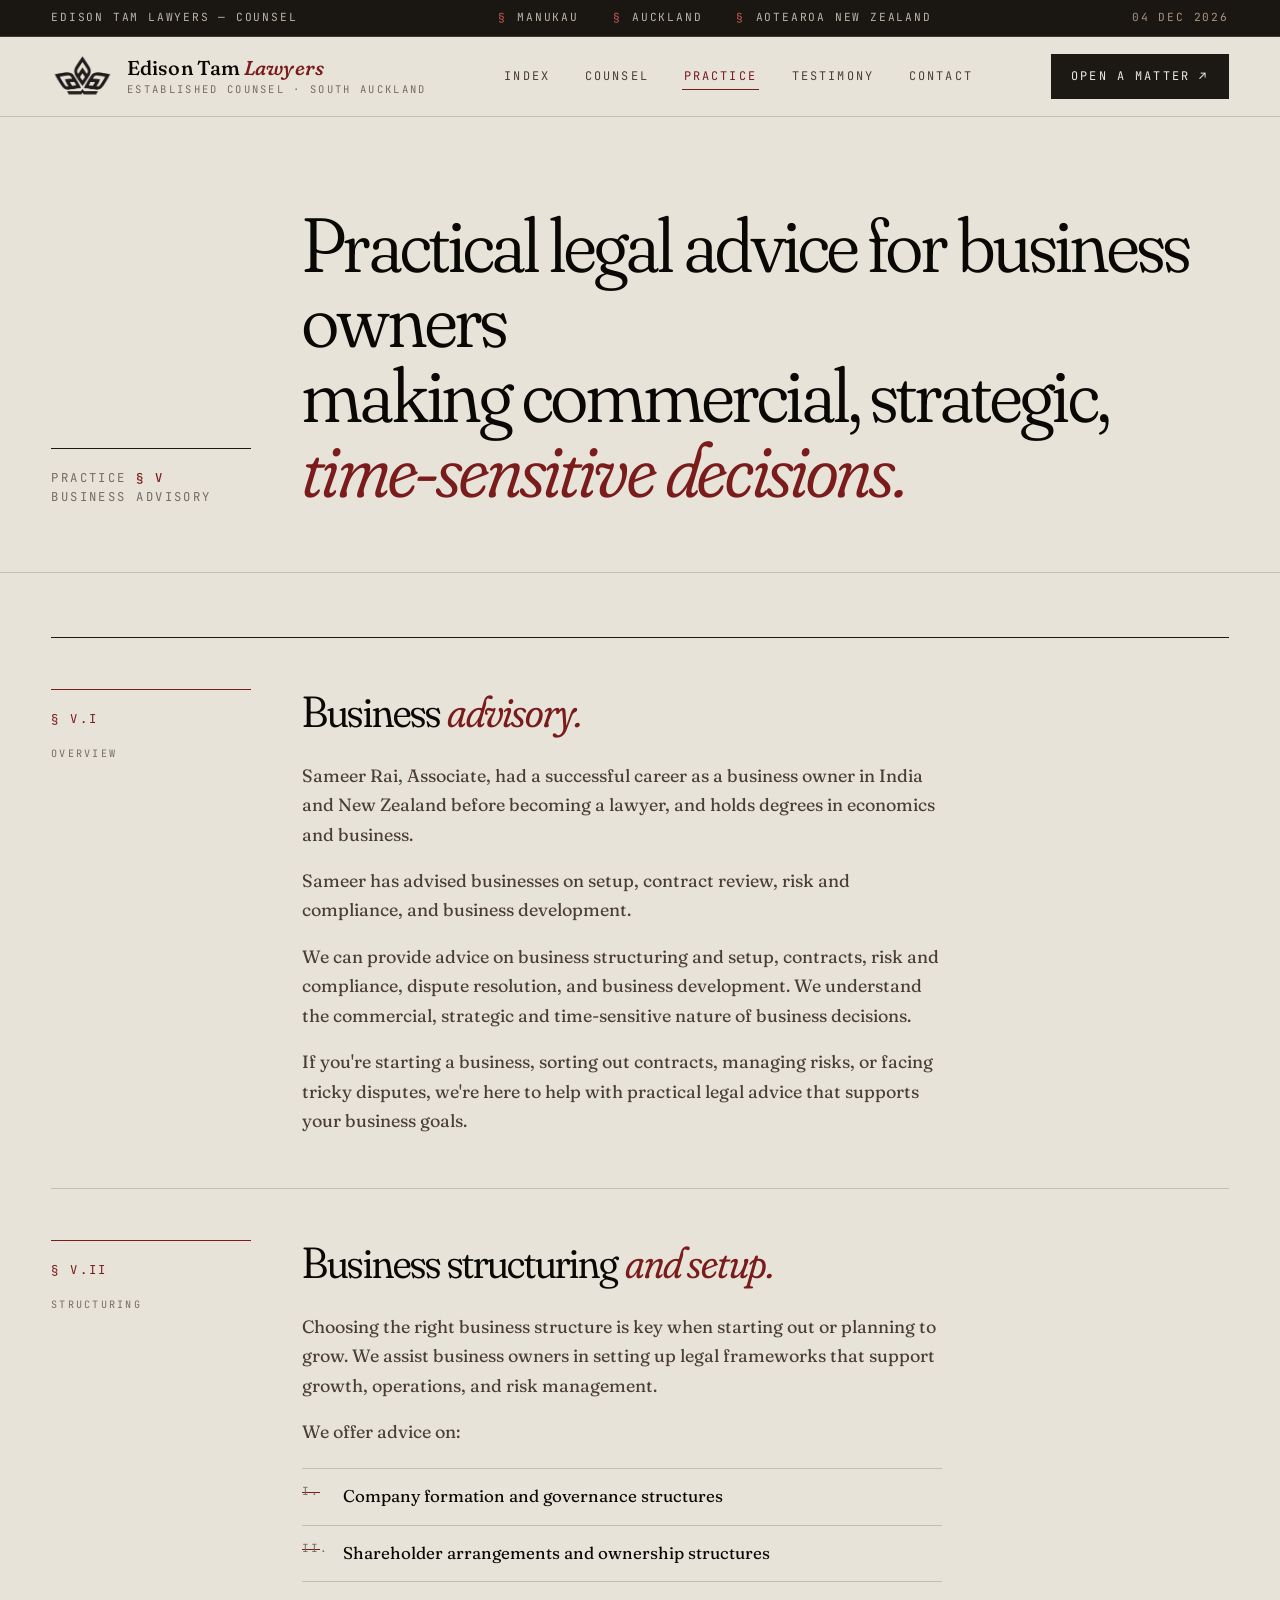
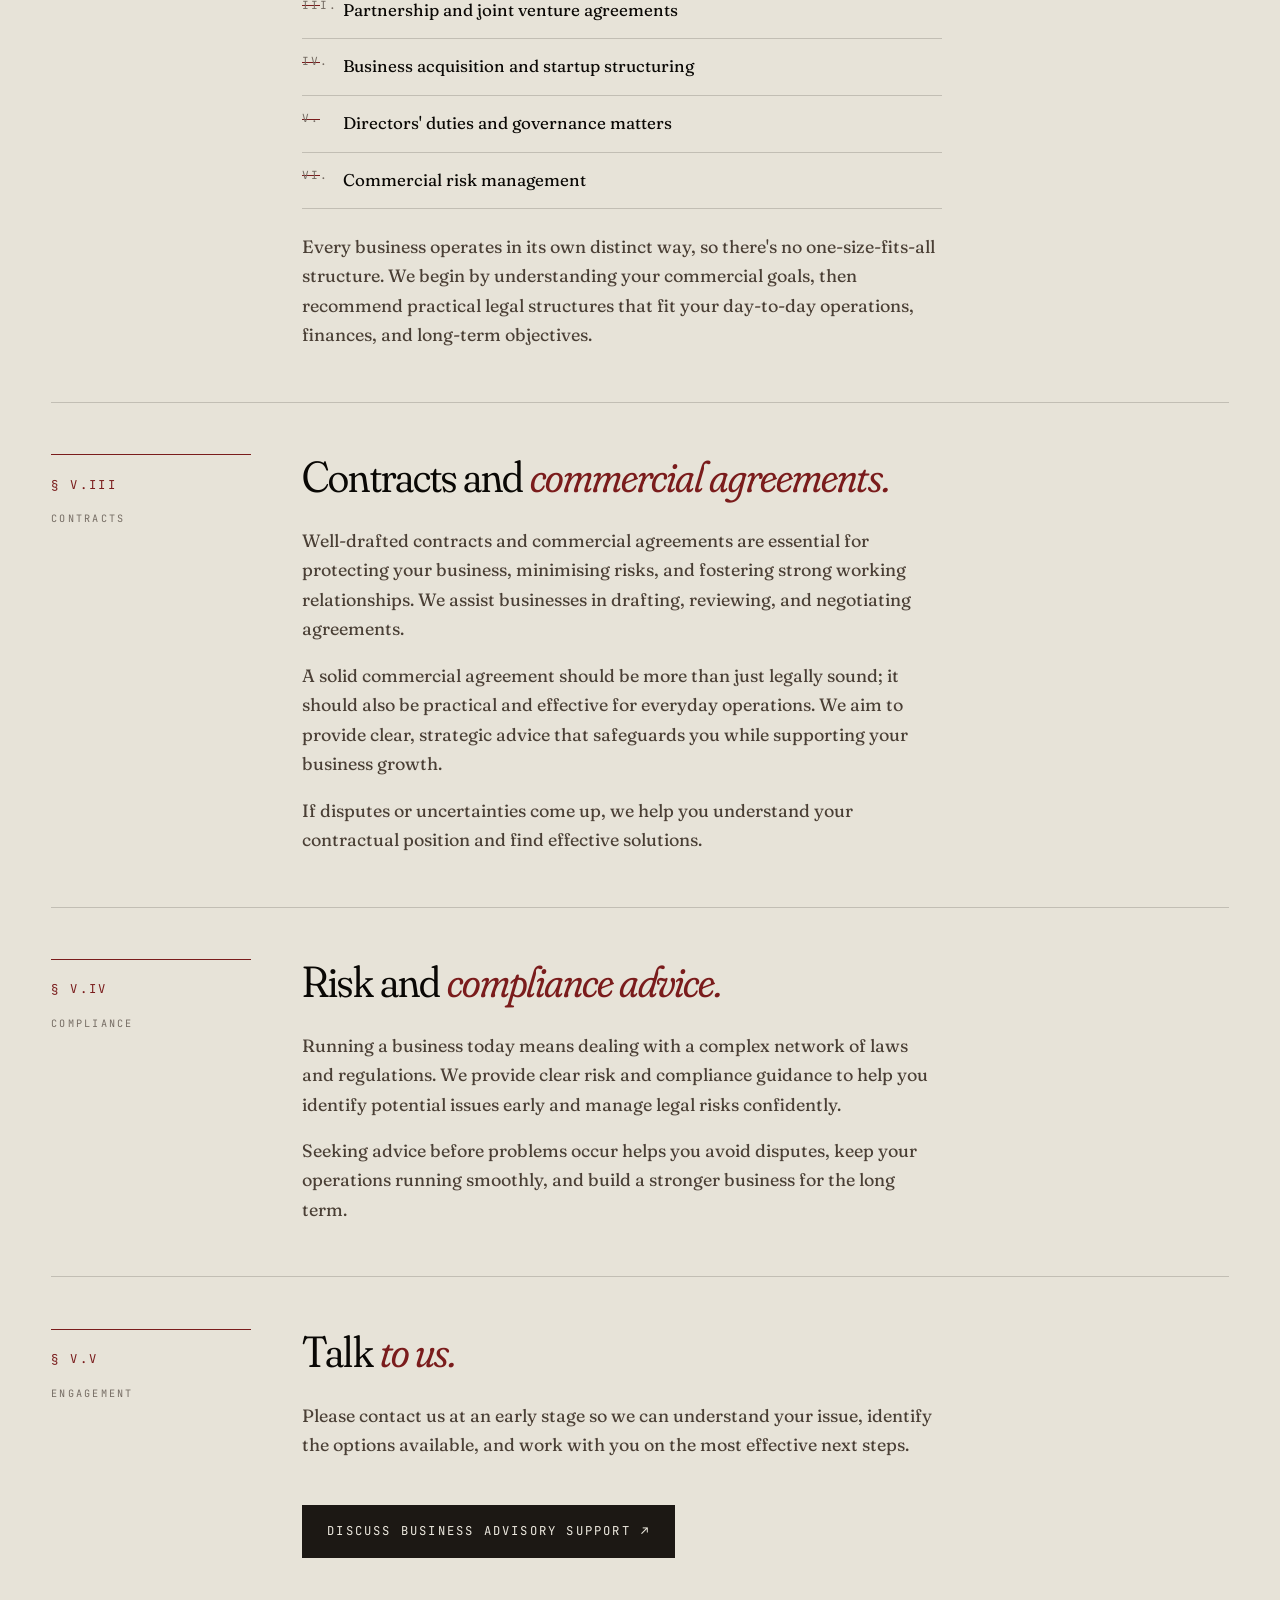
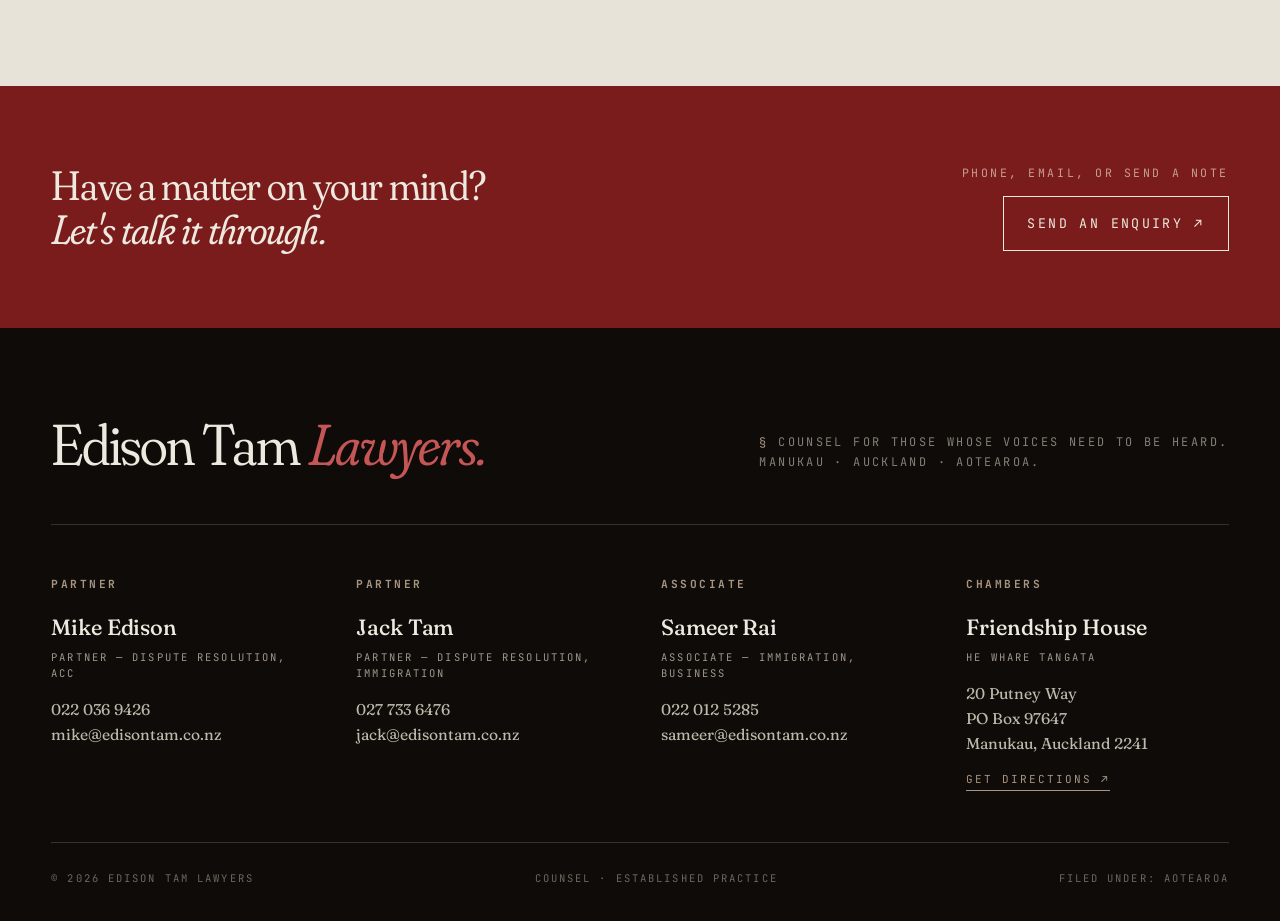
<file: business-advisory/index.html>
<!doctype html>
<html lang="en">
<head>
<meta charset="utf-8">
<meta name="viewport" content="width=device-width,initial-scale=1">
<title>Business Advisory — Edison Tam Lawyers</title>
<meta name="description" content="Practical legal advice for business owners — structuring, setup, contracts, commercial agreements, risk, compliance and business development.">
<link rel="preconnect" href="https://fonts.googleapis.com">
<link rel="preconnect" href="https://fonts.gstatic.com" crossorigin>
<link href="https://fonts.googleapis.com/css2?family=Fraunces:ital,opsz,wght,SOFT@0,9..144,200..900,30..100;1,9..144,200..900,30..100&family=JetBrains+Mono:wght@400;500;700&display=swap" rel="stylesheet">
<link rel="stylesheet" href="/styles.css?v=5">
</head>
<body>

<div class="runner">
  <div class="runner-inner">
    <div class="runner-left">Edison Tam Lawyers — Counsel</div>
    <div class="runner-mid"><span>Manukau</span><span>Auckland</span><span>Aotearoa New Zealand</span></div>
    <div class="runner-right" data-date>—</div>
  </div>
</div>

<header class="header">
  <div class="header-inner">
    <a href="/" class="brand">
      <img src="/images/emblem.png" alt="" class="brand-mark">
      <span class="brand-words">
        <span class="brand-name">Edison Tam <em>Lawyers</em></span>
        <span class="brand-sub">Established Counsel · South Auckland</span>
      </span>
    </a>
    <nav class="nav" id="nav">
      <a href="/">Index</a>
      <a href="/about/">Counsel</a>
      <a href="/services/" class="active">Practice</a>
      <a href="/testimonials/">Testimony</a>
      <a href="/contact/">Contact</a>
    </nav>
    <div style="display:flex; gap:0.6rem; align-items:center;">
      <button class="nav-toggle" aria-label="Menu" aria-expanded="false">≡</button>
      <a href="/contact/" class="cta-call">Open a Matter ↗</a>
    </div>
  </div>
</header>

<section class="page-head">
  <div class="file reveal">Practice <b>§ V</b><br>Business Advisory</div>
  <h1 class="reveal delay-1">
    Practical legal advice for business owners<br>
    making commercial, strategic,<br>
    <em>time-sensitive decisions.</em>
  </h1>
</section>

<section class="svc-blocks">

  <article class="svc-block">
    <div class="svc-block-label"><span class="svc-block-num">§ V.i</span><span class="svc-block-kicker">Overview</span></div>
    <div class="svc-block-body">
      <h2>Business <em>advisory.</em></h2>
      <p>Sameer Rai, Associate, had a successful career as a business owner in India and New Zealand before becoming a lawyer, and holds degrees in economics and business.</p>
      <p>Sameer has advised businesses on setup, contract review, risk and compliance, and business development.</p>
      <p>We can provide advice on business structuring and setup, contracts, risk and compliance, dispute resolution, and business development. We understand the commercial, strategic and time-sensitive nature of business decisions.</p>
      <p>If you're starting a business, sorting out contracts, managing risks, or facing tricky disputes, we're here to help with practical legal advice that supports your business goals.</p>
    </div>
  </article>

  <article class="svc-block">
    <div class="svc-block-label"><span class="svc-block-num">§ V.ii</span><span class="svc-block-kicker">Structuring</span></div>
    <div class="svc-block-body">
      <h2>Business structuring <em>and setup.</em></h2>
      <p>Choosing the right business structure is key when starting out or planning to grow. We assist business owners in setting up legal frameworks that support growth, operations, and risk management.</p>
      <p>We offer advice on:</p>
      <ol class="svc-list">
        <li>Company formation and governance structures</li>
        <li>Shareholder arrangements and ownership structures</li>
        <li>Partnership and joint venture agreements</li>
        <li>Business acquisition and startup structuring</li>
        <li>Directors' duties and governance matters</li>
        <li>Commercial risk management</li>
      </ol>
      <p>Every business operates in its own distinct way, so there's no one-size-fits-all structure. We begin by understanding your commercial goals, then recommend practical legal structures that fit your day-to-day operations, finances, and long-term objectives.</p>
    </div>
  </article>

  <article class="svc-block">
    <div class="svc-block-label"><span class="svc-block-num">§ V.iii</span><span class="svc-block-kicker">Contracts</span></div>
    <div class="svc-block-body">
      <h2>Contracts and <em>commercial agreements.</em></h2>
      <p>Well-drafted contracts and commercial agreements are essential for protecting your business, minimising risks, and fostering strong working relationships. We assist businesses in drafting, reviewing, and negotiating agreements.</p>
      <p>A solid commercial agreement should be more than just legally sound; it should also be practical and effective for everyday operations. We aim to provide clear, strategic advice that safeguards you while supporting your business growth.</p>
      <p>If disputes or uncertainties come up, we help you understand your contractual position and find effective solutions.</p>
    </div>
  </article>

  <article class="svc-block">
    <div class="svc-block-label"><span class="svc-block-num">§ V.iv</span><span class="svc-block-kicker">Compliance</span></div>
    <div class="svc-block-body">
      <h2>Risk and <em>compliance advice.</em></h2>
      <p>Running a business today means dealing with a complex network of laws and regulations. We provide clear risk and compliance guidance to help you identify potential issues early and manage legal risks confidently.</p>
      <p>Seeking advice before problems occur helps you avoid disputes, keep your operations running smoothly, and build a stronger business for the long term.</p>
    </div>
  </article>

  <article class="svc-block">
    <div class="svc-block-label"><span class="svc-block-num">§ V.v</span><span class="svc-block-kicker">Engagement</span></div>
    <div class="svc-block-body">
      <h2>Talk <em>to us.</em></h2>
      <p>Please contact us at an early stage so we can understand your issue, identify the options available, and work with you on the most effective next steps.</p>
      <a href="/contact/" class="svc-block-cta">Discuss business advisory support <span class="arrow">↗</span></a>
    </div>
  </article>

</section>

<section class="cta-strip">
  <div class="cta-inner">
    <h2>Have a matter on your mind?<br><em>Let's talk it through.</em></h2>
    <div class="right">
      <div class="label">Phone, email, or send a note</div>
      <a href="/contact/">Send an enquiry ↗</a>
    </div>
  </div>
</section>

<footer class="footer">
  <div class="footer-inner">
    <div class="footer-head">
      <div class="footer-mark">Edison Tam <em>Lawyers.</em></div>
      <div class="footer-tag"><span>§</span> Counsel for those whose voices need to be heard.<br>Manukau · Auckland · Aotearoa.</div>
    </div>
    <div class="footer-grid">
      <div class="footer-col"><h3>Partner</h3><div class="name">Mike Edison</div><div class="role">Partner — Dispute Resolution, ACC</div><p><a href="tel:02203694261">022 036 9426</a></p><p><a href="mailto:mike@edisontam.co.nz">mike@edisontam.co.nz</a></p></div>
      <div class="footer-col"><h3>Partner</h3><div class="name">Jack Tam</div><div class="role">Partner — Dispute Resolution, Immigration</div><p><a href="tel:0277336476">027 733 6476</a></p><p><a href="mailto:jack@edisontam.co.nz">jack@edisontam.co.nz</a></p></div>
      <div class="footer-col"><h3>Associate</h3><div class="name">Sameer Rai</div><div class="role">Associate — Immigration, Business</div><p><a href="tel:02201255285">022 012 5285</a></p><p><a href="mailto:sameer@edisontam.co.nz">sameer@edisontam.co.nz</a></p></div>
      <div class="footer-col"><h3>Chambers</h3><div class="name">Friendship House</div><div class="role">He Whare Tangata</div><p>20 Putney Way<br>PO Box 97647<br>Manukau, Auckland 2241</p><a class="directions" href="https://www.google.com/maps/dir/?api=1&destination=Edison+Tam+Lawyers,+20+Putney+Way,+Manukau,+Auckland" target="_blank" rel="noopener">Get directions ↗</a></div>
    </div>
    <div class="footer-bottom">
      <span>© 2026 Edison Tam Lawyers</span>
      <span>Counsel · Established Practice</span>
      <span>Filed under: Aotearoa</span>
    </div>
  </div>
</footer>

<script src="/script.js"></script>
</body>
</html>
</file>
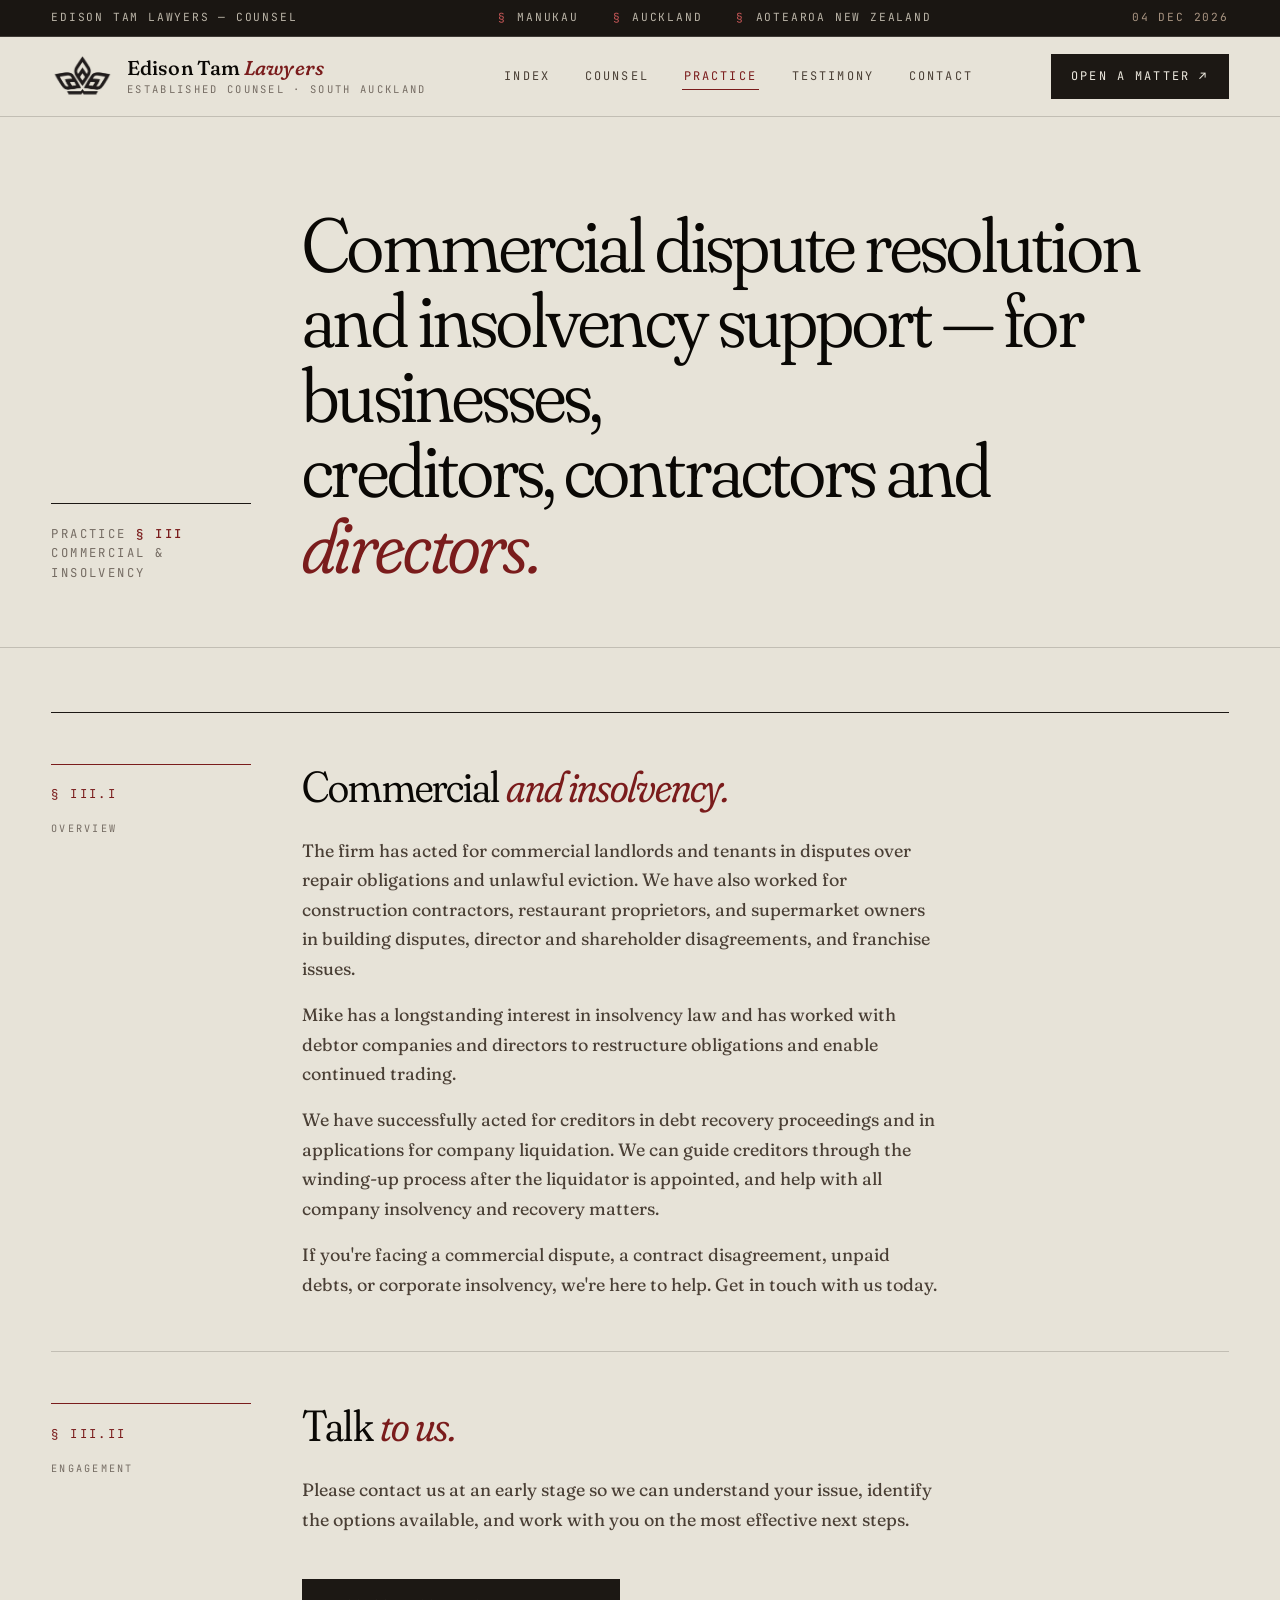
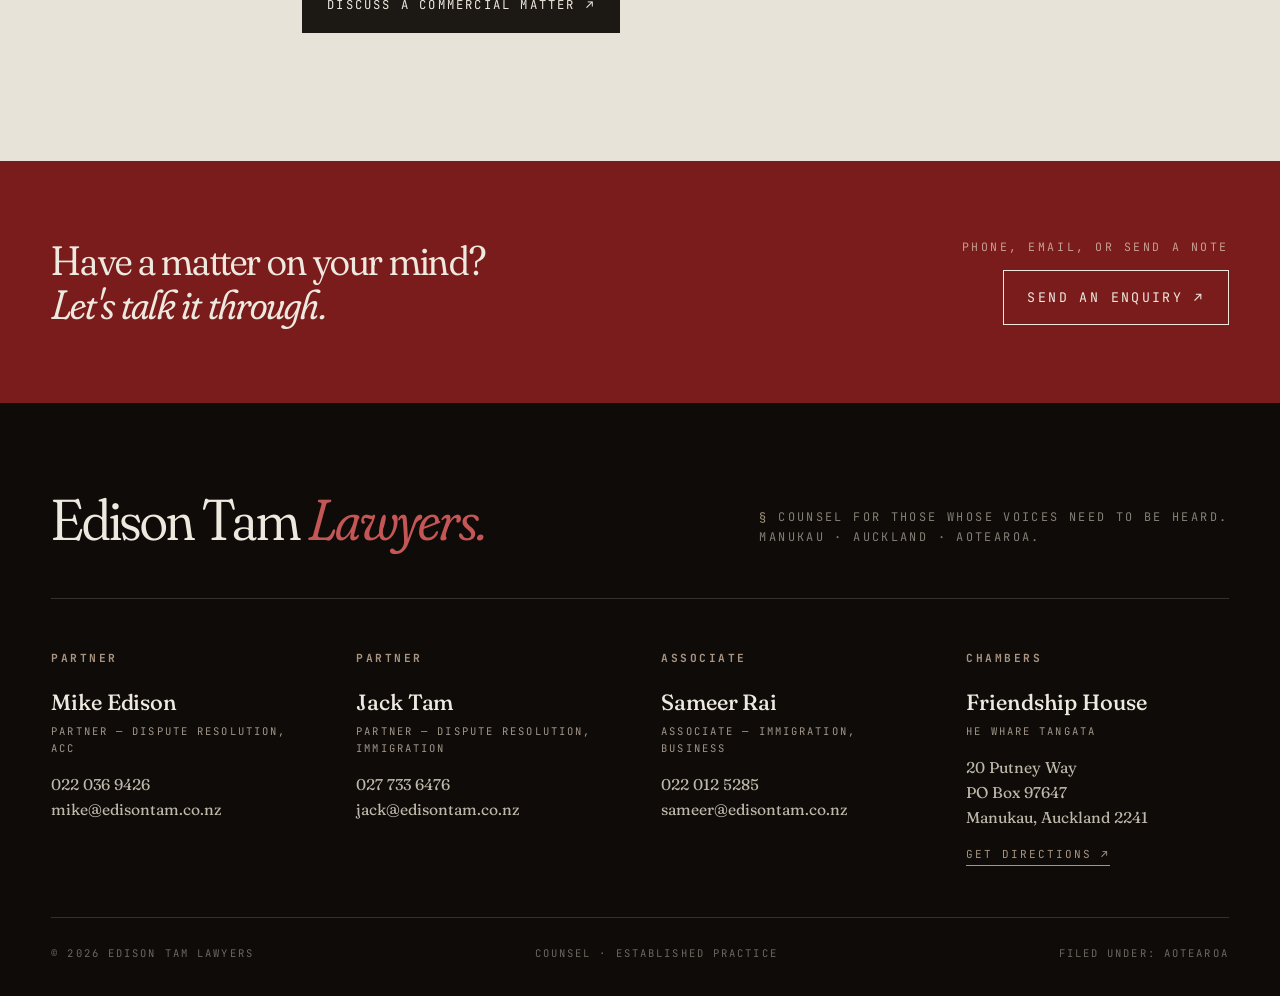
<file: commercial-insolvency/index.html>
<!doctype html>
<html lang="en">
<head>
<meta charset="utf-8">
<meta name="viewport" content="width=device-width,initial-scale=1">
<title>Commercial &amp; Insolvency — Edison Tam Lawyers</title>
<meta name="description" content="Commercial dispute resolution and insolvency support for businesses, creditors, landlords, tenants, contractors and directors. Practical, focused advocacy.">
<link rel="preconnect" href="https://fonts.googleapis.com">
<link rel="preconnect" href="https://fonts.gstatic.com" crossorigin>
<link href="https://fonts.googleapis.com/css2?family=Fraunces:ital,opsz,wght,SOFT@0,9..144,200..900,30..100;1,9..144,200..900,30..100&family=JetBrains+Mono:wght@400;500;700&display=swap" rel="stylesheet">
<link rel="stylesheet" href="/styles.css?v=5">
</head>
<body>

<div class="runner">
  <div class="runner-inner">
    <div class="runner-left">Edison Tam Lawyers — Counsel</div>
    <div class="runner-mid"><span>Manukau</span><span>Auckland</span><span>Aotearoa New Zealand</span></div>
    <div class="runner-right" data-date>—</div>
  </div>
</div>

<header class="header">
  <div class="header-inner">
    <a href="/" class="brand">
      <img src="/images/emblem.png" alt="" class="brand-mark">
      <span class="brand-words">
        <span class="brand-name">Edison Tam <em>Lawyers</em></span>
        <span class="brand-sub">Established Counsel · South Auckland</span>
      </span>
    </a>
    <nav class="nav" id="nav">
      <a href="/">Index</a>
      <a href="/about/">Counsel</a>
      <a href="/services/" class="active">Practice</a>
      <a href="/testimonials/">Testimony</a>
      <a href="/contact/">Contact</a>
    </nav>
    <div style="display:flex; gap:0.6rem; align-items:center;">
      <button class="nav-toggle" aria-label="Menu" aria-expanded="false">≡</button>
      <a href="/contact/" class="cta-call">Open a Matter ↗</a>
    </div>
  </div>
</header>

<section class="page-head">
  <div class="file reveal">Practice <b>§ III</b><br>Commercial &amp; Insolvency</div>
  <h1 class="reveal delay-1">
    Commercial dispute resolution<br>
    and insolvency support — for businesses,<br>
    creditors, contractors and <em>directors.</em>
  </h1>
</section>

<section class="svc-blocks">

  <article class="svc-block">
    <div class="svc-block-label"><span class="svc-block-num">§ III.i</span><span class="svc-block-kicker">Overview</span></div>
    <div class="svc-block-body">
      <h2>Commercial <em>and insolvency.</em></h2>
      <p>The firm has acted for commercial landlords and tenants in disputes over repair obligations and unlawful eviction. We have also worked for construction contractors, restaurant proprietors, and supermarket owners in building disputes, director and shareholder disagreements, and franchise issues.</p>
      <p>Mike has a longstanding interest in insolvency law and has worked with debtor companies and directors to restructure obligations and enable continued trading.</p>
      <p>We have successfully acted for creditors in debt recovery proceedings and in applications for company liquidation. We can guide creditors through the winding-up process after the liquidator is appointed, and help with all company insolvency and recovery matters.</p>
      <p>If you're facing a commercial dispute, a contract disagreement, unpaid debts, or corporate insolvency, we're here to help. Get in touch with us today.</p>
    </div>
  </article>

  <article class="svc-block">
    <div class="svc-block-label"><span class="svc-block-num">§ III.ii</span><span class="svc-block-kicker">Engagement</span></div>
    <div class="svc-block-body">
      <h2>Talk <em>to us.</em></h2>
      <p>Please contact us at an early stage so we can understand your issue, identify the options available, and work with you on the most effective next steps.</p>
      <a href="/contact/" class="svc-block-cta">Discuss a commercial matter <span class="arrow">↗</span></a>
    </div>
  </article>

</section>

<section class="cta-strip">
  <div class="cta-inner">
    <h2>Have a matter on your mind?<br><em>Let's talk it through.</em></h2>
    <div class="right">
      <div class="label">Phone, email, or send a note</div>
      <a href="/contact/">Send an enquiry ↗</a>
    </div>
  </div>
</section>

<footer class="footer">
  <div class="footer-inner">
    <div class="footer-head">
      <div class="footer-mark">Edison Tam <em>Lawyers.</em></div>
      <div class="footer-tag"><span>§</span> Counsel for those whose voices need to be heard.<br>Manukau · Auckland · Aotearoa.</div>
    </div>
    <div class="footer-grid">
      <div class="footer-col"><h3>Partner</h3><div class="name">Mike Edison</div><div class="role">Partner — Dispute Resolution, ACC</div><p><a href="tel:02203694261">022 036 9426</a></p><p><a href="mailto:mike@edisontam.co.nz">mike@edisontam.co.nz</a></p></div>
      <div class="footer-col"><h3>Partner</h3><div class="name">Jack Tam</div><div class="role">Partner — Dispute Resolution, Immigration</div><p><a href="tel:0277336476">027 733 6476</a></p><p><a href="mailto:jack@edisontam.co.nz">jack@edisontam.co.nz</a></p></div>
      <div class="footer-col"><h3>Associate</h3><div class="name">Sameer Rai</div><div class="role">Associate — Immigration, Business</div><p><a href="tel:02201255285">022 012 5285</a></p><p><a href="mailto:sameer@edisontam.co.nz">sameer@edisontam.co.nz</a></p></div>
      <div class="footer-col"><h3>Chambers</h3><div class="name">Friendship House</div><div class="role">He Whare Tangata</div><p>20 Putney Way<br>PO Box 97647<br>Manukau, Auckland 2241</p><a class="directions" href="https://www.google.com/maps/dir/?api=1&destination=Edison+Tam+Lawyers,+20+Putney+Way,+Manukau,+Auckland" target="_blank" rel="noopener">Get directions ↗</a></div>
    </div>
    <div class="footer-bottom">
      <span>© 2026 Edison Tam Lawyers</span>
      <span>Counsel · Established Practice</span>
      <span>Filed under: Aotearoa</span>
    </div>
  </div>
</footer>

<script src="/script.js"></script>
</body>
</html>
</file>
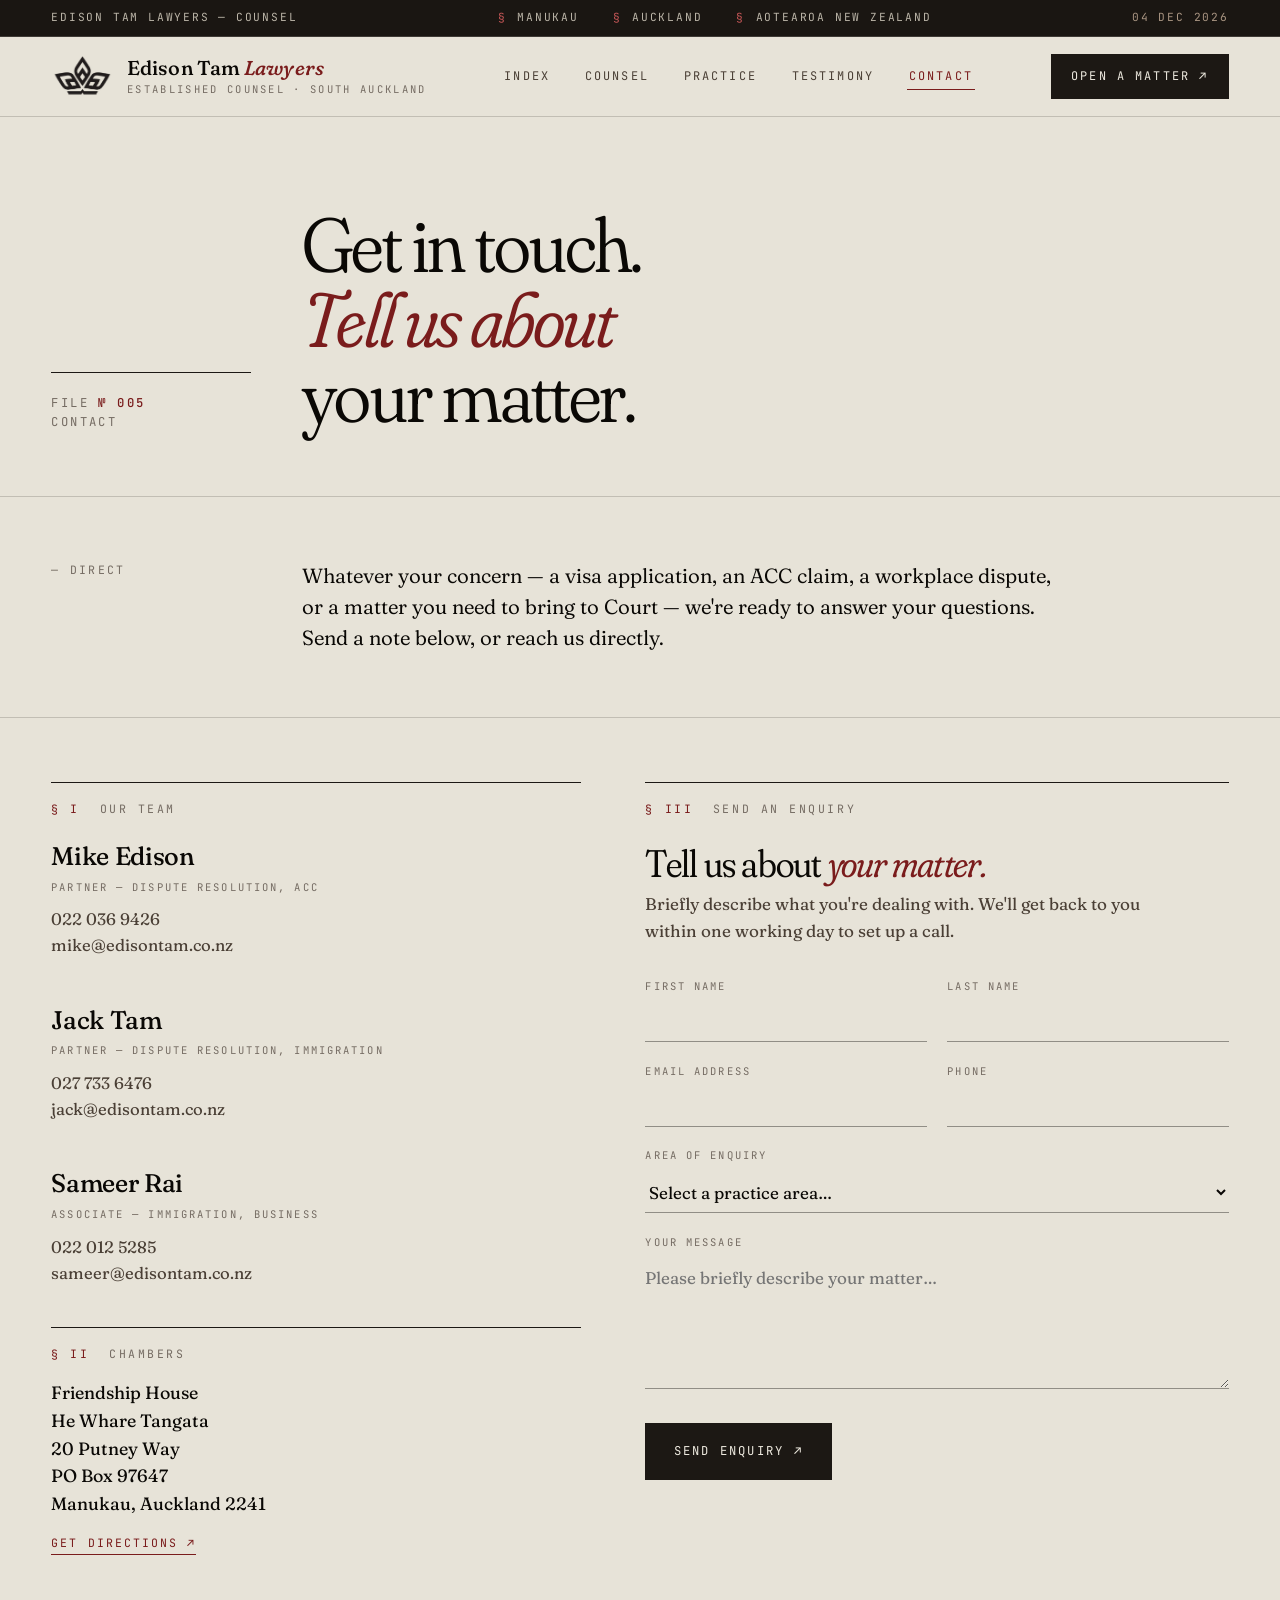
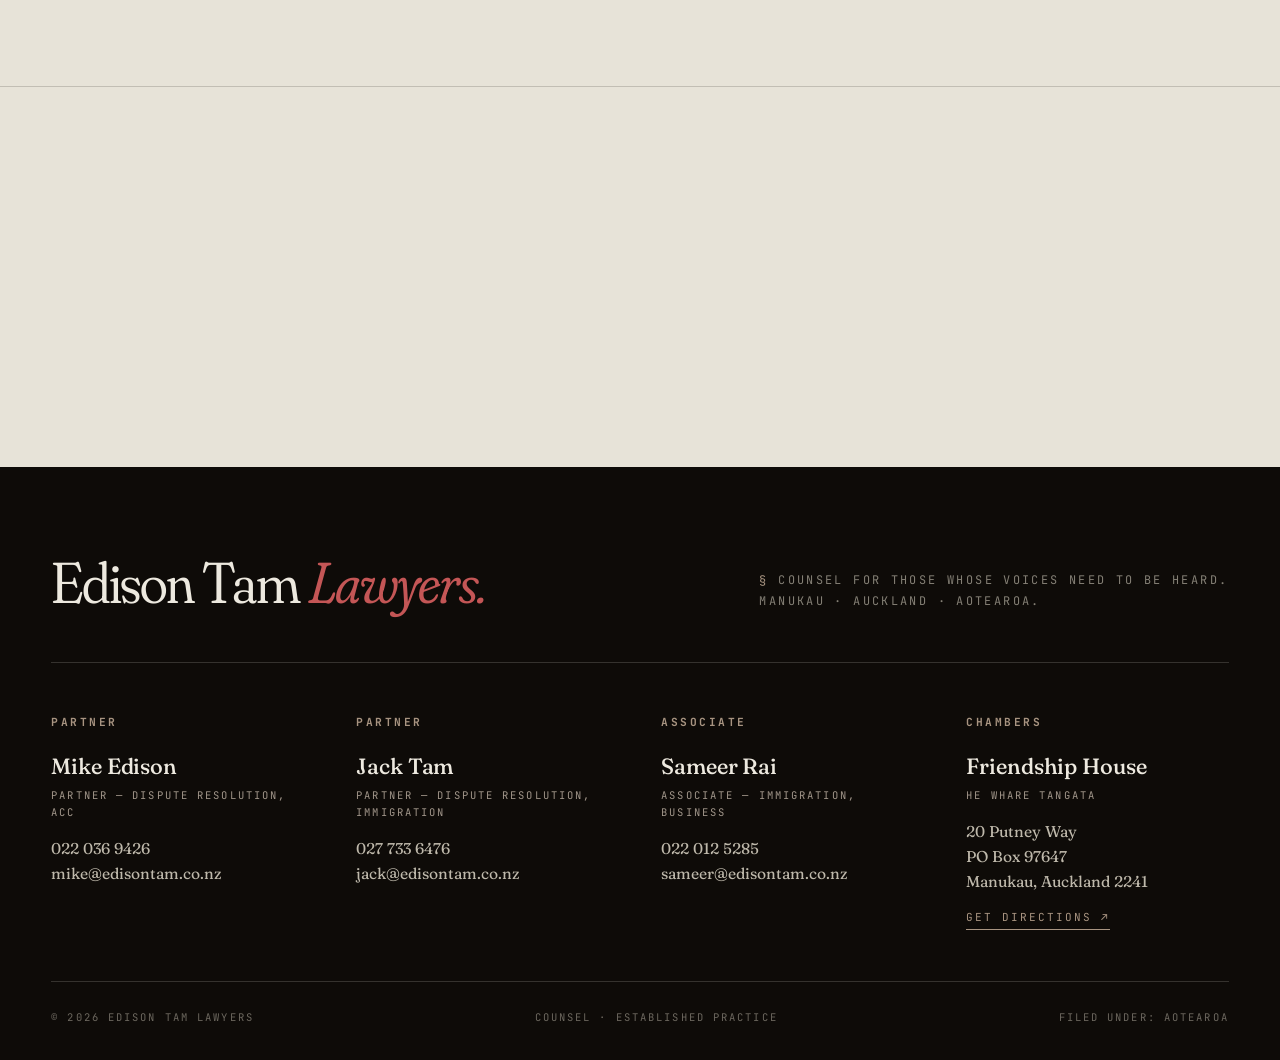
<file: contact/index.html>
<!doctype html>
<html lang="en">
<head>
<meta charset="utf-8">
<meta name="viewport" content="width=device-width,initial-scale=1">
<title>Contact — Edison Tam Lawyers</title>
<meta name="description" content="Get in touch with Edison Tam Lawyers — Friendship House, 20 Putney Way, Manukau. Phone, email, or send an enquiry.">
<link rel="preconnect" href="https://fonts.googleapis.com">
<link rel="preconnect" href="https://fonts.gstatic.com" crossorigin>
<link href="https://fonts.googleapis.com/css2?family=Fraunces:ital,opsz,wght,SOFT@0,9..144,200..900,30..100;1,9..144,200..900,30..100&family=JetBrains+Mono:wght@400;500;700&display=swap" rel="stylesheet">
<link rel="stylesheet" href="/styles.css?v=5">
</head>
<body>

<div class="runner">
  <div class="runner-inner">
    <div class="runner-left">Edison Tam Lawyers — Counsel</div>
    <div class="runner-mid"><span>Manukau</span><span>Auckland</span><span>Aotearoa New Zealand</span></div>
    <div class="runner-right" data-date>—</div>
  </div>
</div>

<header class="header">
  <div class="header-inner">
    <a href="/" class="brand">
      <img src="/images/emblem.png" alt="" class="brand-mark">
      <span class="brand-words">
        <span class="brand-name">Edison Tam <em>Lawyers</em></span>
        <span class="brand-sub">Established Counsel · South Auckland</span>
      </span>
    </a>
    <nav class="nav" id="nav">
      <a href="/">Index</a>
      <a href="/about/">Counsel</a>
      <a href="/services/">Practice</a>
      <a href="/testimonials/">Testimony</a>
      <a href="/contact/" class="active">Contact</a>
    </nav>
    <div style="display:flex; gap:0.6rem; align-items:center;">
      <button class="nav-toggle" aria-label="Menu" aria-expanded="false">≡</button>
      <a href="#enquiry" class="cta-call">Open a Matter ↗</a>
    </div>
  </div>
</header>

<section class="page-head">
  <div class="file reveal">File <b>№ 005</b><br>Contact</div>
  <h1 class="reveal delay-1">
    Get in touch.<br>
    <em>Tell us about</em><br>
    your matter.
  </h1>
</section>

<section class="page-intro">
  <div class="label reveal">— Direct</div>
  <p class="reveal delay-1">
    Whatever your concern — a visa application, an ACC claim, a workplace dispute, or a matter you need to bring to Court — we're ready to answer your questions. Send a note below, or reach us directly.
  </p>
</section>

<section class="contact-body">

  <aside class="contact-info reveal">

    <div class="block">
      <div class="label"><span class="num">§ I</span> Our Team</div>
      <div class="name">Mike Edison</div>
      <div class="role">Partner — Dispute Resolution, ACC</div>
      <p><a href="tel:02203694261">022 036 9426</a></p>
      <p><a href="mailto:mike@edisontam.co.nz">mike@edisontam.co.nz</a></p>
    </div>

    <div class="block">
      <div class="name">Jack Tam</div>
      <div class="role">Partner — Dispute Resolution, Immigration</div>
      <p><a href="tel:0277336476">027 733 6476</a></p>
      <p><a href="mailto:jack@edisontam.co.nz">jack@edisontam.co.nz</a></p>
    </div>

    <div class="block">
      <div class="name">Sameer Rai</div>
      <div class="role">Associate — Immigration, Business</div>
      <p><a href="tel:02201255285">022 012 5285</a></p>
      <p><a href="mailto:sameer@edisontam.co.nz">sameer@edisontam.co.nz</a></p>
    </div>

    <div class="block">
      <div class="label"><span class="num">§ II</span> Chambers</div>
      <p class="addr">
        Friendship House<br>
        He Whare Tangata<br>
        20 Putney Way<br>
        PO Box 97647<br>
        Manukau, Auckland 2241
      </p>
      <a class="directions" href="https://www.google.com/maps/dir/?api=1&destination=Edison+Tam+Lawyers,+20+Putney+Way,+Manukau,+Auckland" target="_blank" rel="noopener">Get directions ↗</a>
    </div>

  </aside>

  <div class="contact-form-wrap reveal delay-1" id="enquiry">
    <div class="label"><span class="num">§ III</span> Send an Enquiry</div>
    <h2>Tell us about <em>your matter.</em></h2>
    <p>Briefly describe what you're dealing with. We'll get back to you within one working day to set up a call.</p>

    <form name="enquiry" method="POST" data-netlify="true" data-netlify-honeypot="bot-field" class="cform" id="enquiry-form">
      <input type="hidden" name="form-name" value="enquiry">
      <p class="honey"><label>Don't fill this out if you're human: <input name="bot-field"></label></p>

      <div class="row">
        <div class="field">
          <label for="fname">First name</label>
          <input type="text" id="fname" name="first-name" required autocomplete="given-name">
        </div>
        <div class="field">
          <label for="lname">Last name</label>
          <input type="text" id="lname" name="last-name" required autocomplete="family-name">
        </div>
      </div>

      <div class="row">
        <div class="field">
          <label for="email">Email address</label>
          <input type="email" id="email" name="email" required autocomplete="email">
        </div>
        <div class="field">
          <label for="phone">Phone</label>
          <input type="tel" id="phone" name="phone" autocomplete="tel">
        </div>
      </div>

      <div class="field">
        <label for="area">Area of enquiry</label>
        <select id="area" name="area-of-enquiry" required>
          <option value="">Select a practice area…</option>
          <option>Accident Compensation (ACC)</option>
          <option>Immigration &amp; Citizenship</option>
          <option>Commercial &amp; Insolvency</option>
          <option>Employment Law</option>
          <option>Business Advisory</option>
          <option>Other</option>
        </select>
      </div>

      <div class="field">
        <label for="message">Your message</label>
        <textarea id="message" name="message" required placeholder="Please briefly describe your matter…"></textarea>
      </div>

      <button type="submit" class="submit">Send enquiry <span class="arrow">↗</span></button>
    </form>

    <div class="form-success" id="form-success">
      <div class="lab">§ Filed</div>
      <p>Thank you — your enquiry has been received. We'll be in touch within one working day.</p>
    </div>
  </div>

</section>

<section class="map-wrap">
  <iframe
    src="https://www.google.com/maps?q=Edison%20Tam%20Lawyers%2C%2020%20Putney%20Way%2C%20Manukau%2C%20Auckland&output=embed"
    allowfullscreen loading="lazy" referrerpolicy="no-referrer-when-downgrade"
    title="Edison Tam Lawyers — Friendship House map"></iframe>
</section>

<footer class="footer">
  <div class="footer-inner">
    <div class="footer-head">
      <div class="footer-mark">Edison Tam <em>Lawyers.</em></div>
      <div class="footer-tag"><span>§</span> Counsel for those whose voices need to be heard.<br>Manukau · Auckland · Aotearoa.</div>
    </div>
    <div class="footer-grid">
      <div class="footer-col"><h3>Partner</h3><div class="name">Mike Edison</div><div class="role">Partner — Dispute Resolution, ACC</div><p><a href="tel:02203694261">022 036 9426</a></p><p><a href="mailto:mike@edisontam.co.nz">mike@edisontam.co.nz</a></p></div>
      <div class="footer-col"><h3>Partner</h3><div class="name">Jack Tam</div><div class="role">Partner — Dispute Resolution, Immigration</div><p><a href="tel:0277336476">027 733 6476</a></p><p><a href="mailto:jack@edisontam.co.nz">jack@edisontam.co.nz</a></p></div>
      <div class="footer-col"><h3>Associate</h3><div class="name">Sameer Rai</div><div class="role">Associate — Immigration, Business</div><p><a href="tel:02201255285">022 012 5285</a></p><p><a href="mailto:sameer@edisontam.co.nz">sameer@edisontam.co.nz</a></p></div>
      <div class="footer-col"><h3>Chambers</h3><div class="name">Friendship House</div><div class="role">He Whare Tangata</div><p>20 Putney Way<br>PO Box 97647<br>Manukau, Auckland 2241</p><a class="directions" href="https://www.google.com/maps/dir/?api=1&destination=Edison+Tam+Lawyers,+20+Putney+Way,+Manukau,+Auckland" target="_blank" rel="noopener">Get directions ↗</a></div>
    </div>
    <div class="footer-bottom">
      <span>© 2026 Edison Tam Lawyers</span>
      <span>Counsel · Established Practice</span>
      <span>Filed under: Aotearoa</span>
    </div>
  </div>
</footer>

<script src="/script.js"></script>
</body>
</html>
</file>
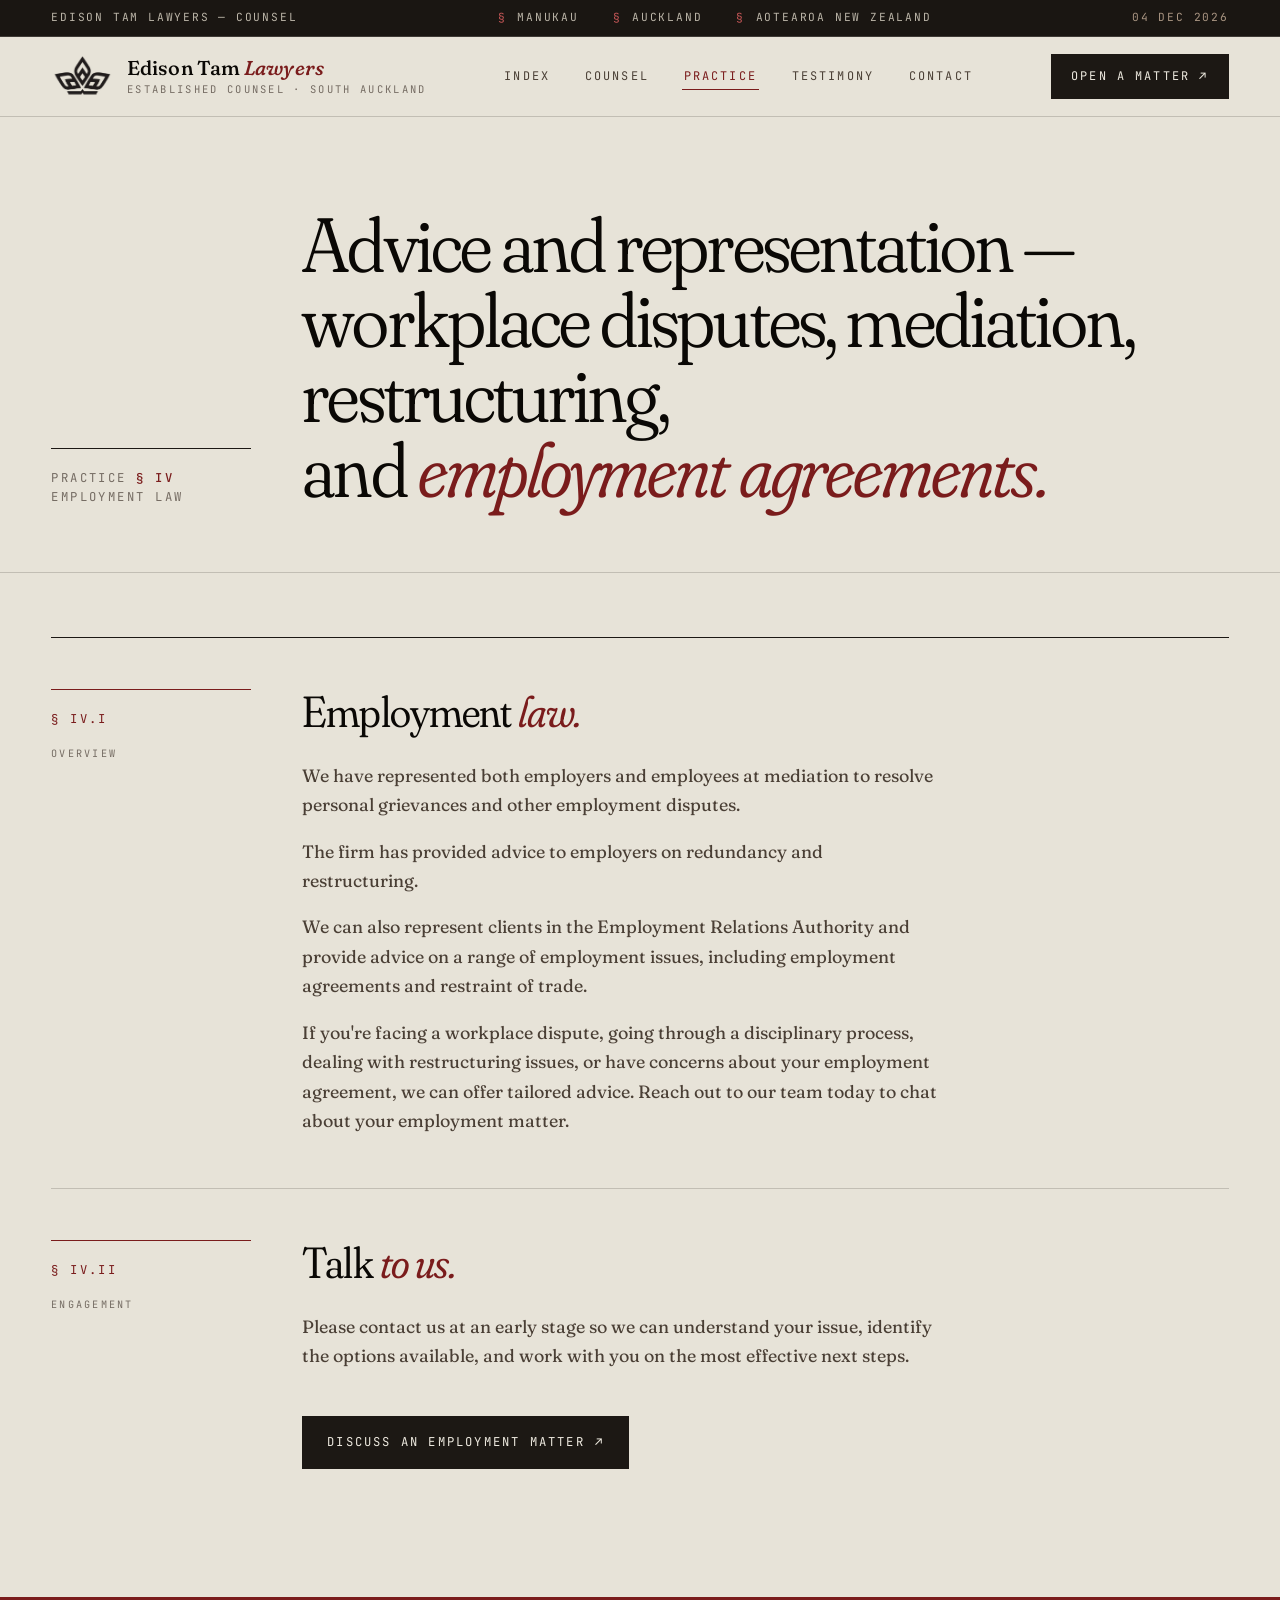
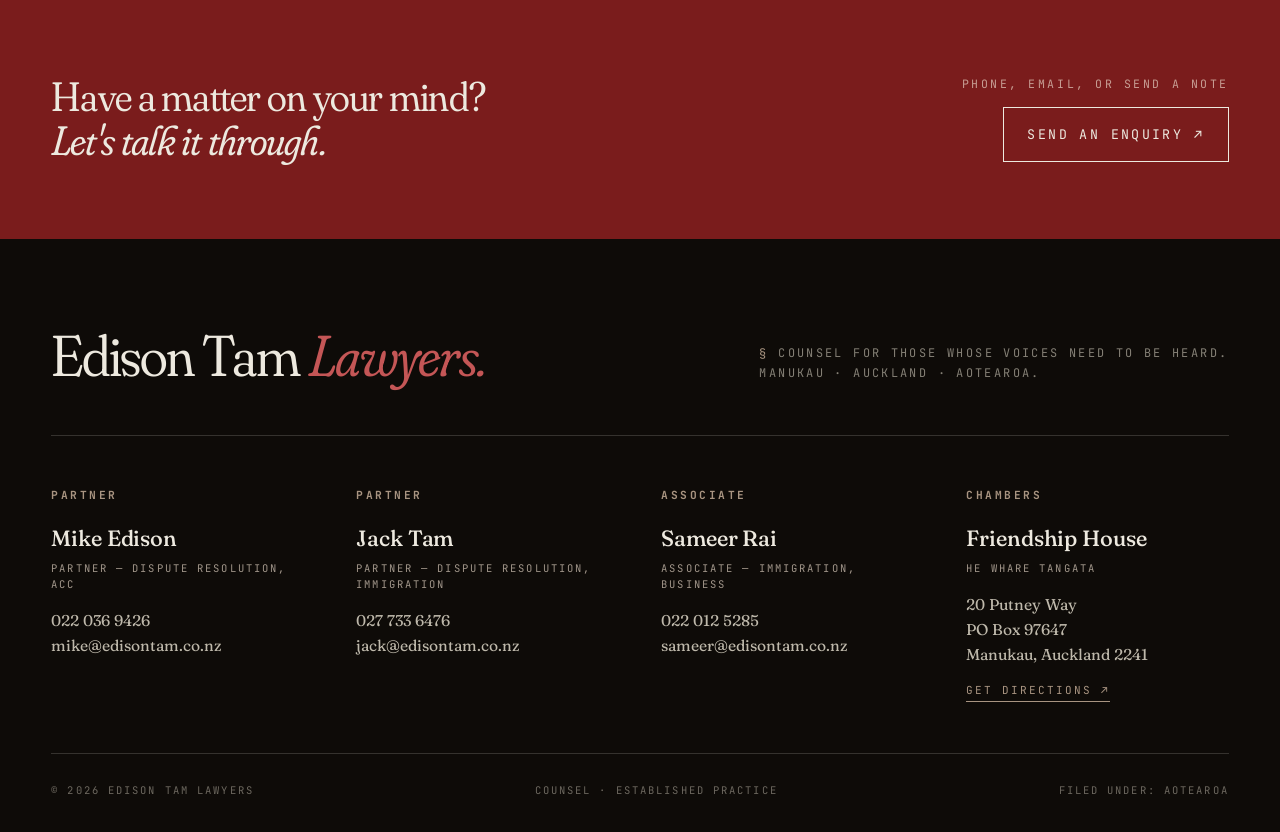
<file: employment-law/index.html>
<!doctype html>
<html lang="en">
<head>
<meta charset="utf-8">
<meta name="viewport" content="width=device-width,initial-scale=1">
<title>Employment Law — Edison Tam Lawyers</title>
<meta name="description" content="Employment law advice and representation for personal grievances, mediation, redundancy, restructuring, employment agreements and ERA matters.">
<link rel="preconnect" href="https://fonts.googleapis.com">
<link rel="preconnect" href="https://fonts.gstatic.com" crossorigin>
<link href="https://fonts.googleapis.com/css2?family=Fraunces:ital,opsz,wght,SOFT@0,9..144,200..900,30..100;1,9..144,200..900,30..100&family=JetBrains+Mono:wght@400;500;700&display=swap" rel="stylesheet">
<link rel="stylesheet" href="/styles.css?v=5">
</head>
<body>

<div class="runner">
  <div class="runner-inner">
    <div class="runner-left">Edison Tam Lawyers — Counsel</div>
    <div class="runner-mid"><span>Manukau</span><span>Auckland</span><span>Aotearoa New Zealand</span></div>
    <div class="runner-right" data-date>—</div>
  </div>
</div>

<header class="header">
  <div class="header-inner">
    <a href="/" class="brand">
      <img src="/images/emblem.png" alt="" class="brand-mark">
      <span class="brand-words">
        <span class="brand-name">Edison Tam <em>Lawyers</em></span>
        <span class="brand-sub">Established Counsel · South Auckland</span>
      </span>
    </a>
    <nav class="nav" id="nav">
      <a href="/">Index</a>
      <a href="/about/">Counsel</a>
      <a href="/services/" class="active">Practice</a>
      <a href="/testimonials/">Testimony</a>
      <a href="/contact/">Contact</a>
    </nav>
    <div style="display:flex; gap:0.6rem; align-items:center;">
      <button class="nav-toggle" aria-label="Menu" aria-expanded="false">≡</button>
      <a href="/contact/" class="cta-call">Open a Matter ↗</a>
    </div>
  </div>
</header>

<section class="page-head">
  <div class="file reveal">Practice <b>§ IV</b><br>Employment Law</div>
  <h1 class="reveal delay-1">
    Advice and representation —<br>
    workplace disputes, mediation, restructuring,<br>
    and <em>employment agreements.</em>
  </h1>
</section>

<section class="svc-blocks">

  <article class="svc-block">
    <div class="svc-block-label"><span class="svc-block-num">§ IV.i</span><span class="svc-block-kicker">Overview</span></div>
    <div class="svc-block-body">
      <h2>Employment <em>law.</em></h2>
      <p>We have represented both employers and employees at mediation to resolve personal grievances and other employment disputes.</p>
      <p>The firm has provided advice to employers on redundancy and restructuring.</p>
      <p>We can also represent clients in the Employment Relations Authority and provide advice on a range of employment issues, including employment agreements and restraint of trade.</p>
      <p>If you're facing a workplace dispute, going through a disciplinary process, dealing with restructuring issues, or have concerns about your employment agreement, we can offer tailored advice. Reach out to our team today to chat about your employment matter.</p>
    </div>
  </article>

  <article class="svc-block">
    <div class="svc-block-label"><span class="svc-block-num">§ IV.ii</span><span class="svc-block-kicker">Engagement</span></div>
    <div class="svc-block-body">
      <h2>Talk <em>to us.</em></h2>
      <p>Please contact us at an early stage so we can understand your issue, identify the options available, and work with you on the most effective next steps.</p>
      <a href="/contact/" class="svc-block-cta">Discuss an employment matter <span class="arrow">↗</span></a>
    </div>
  </article>

</section>

<section class="cta-strip">
  <div class="cta-inner">
    <h2>Have a matter on your mind?<br><em>Let's talk it through.</em></h2>
    <div class="right">
      <div class="label">Phone, email, or send a note</div>
      <a href="/contact/">Send an enquiry ↗</a>
    </div>
  </div>
</section>

<footer class="footer">
  <div class="footer-inner">
    <div class="footer-head">
      <div class="footer-mark">Edison Tam <em>Lawyers.</em></div>
      <div class="footer-tag"><span>§</span> Counsel for those whose voices need to be heard.<br>Manukau · Auckland · Aotearoa.</div>
    </div>
    <div class="footer-grid">
      <div class="footer-col"><h3>Partner</h3><div class="name">Mike Edison</div><div class="role">Partner — Dispute Resolution, ACC</div><p><a href="tel:02203694261">022 036 9426</a></p><p><a href="mailto:mike@edisontam.co.nz">mike@edisontam.co.nz</a></p></div>
      <div class="footer-col"><h3>Partner</h3><div class="name">Jack Tam</div><div class="role">Partner — Dispute Resolution, Immigration</div><p><a href="tel:0277336476">027 733 6476</a></p><p><a href="mailto:jack@edisontam.co.nz">jack@edisontam.co.nz</a></p></div>
      <div class="footer-col"><h3>Associate</h3><div class="name">Sameer Rai</div><div class="role">Associate — Immigration, Business</div><p><a href="tel:02201255285">022 012 5285</a></p><p><a href="mailto:sameer@edisontam.co.nz">sameer@edisontam.co.nz</a></p></div>
      <div class="footer-col"><h3>Chambers</h3><div class="name">Friendship House</div><div class="role">He Whare Tangata</div><p>20 Putney Way<br>PO Box 97647<br>Manukau, Auckland 2241</p><a class="directions" href="https://www.google.com/maps/dir/?api=1&destination=Edison+Tam+Lawyers,+20+Putney+Way,+Manukau,+Auckland" target="_blank" rel="noopener">Get directions ↗</a></div>
    </div>
    <div class="footer-bottom">
      <span>© 2026 Edison Tam Lawyers</span>
      <span>Counsel · Established Practice</span>
      <span>Filed under: Aotearoa</span>
    </div>
  </div>
</footer>

<script src="/script.js"></script>
</body>
</html>
</file>
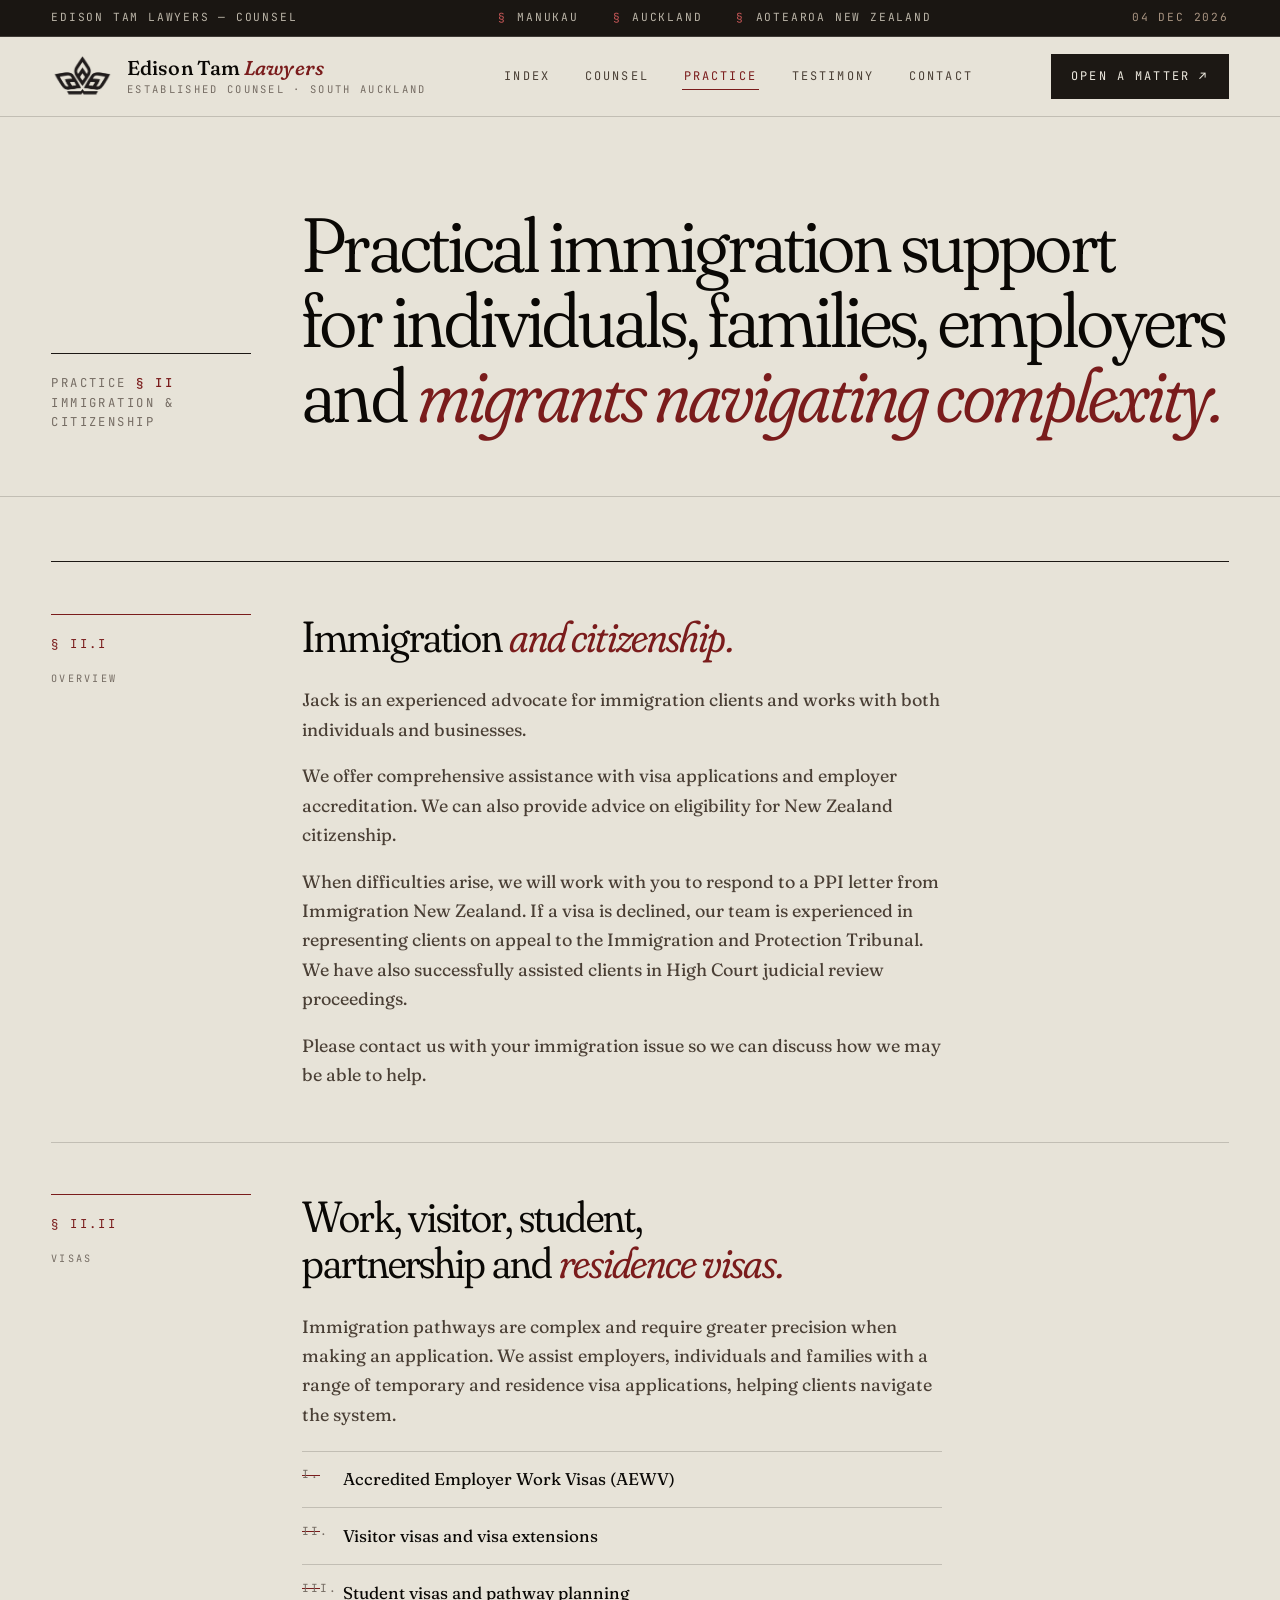
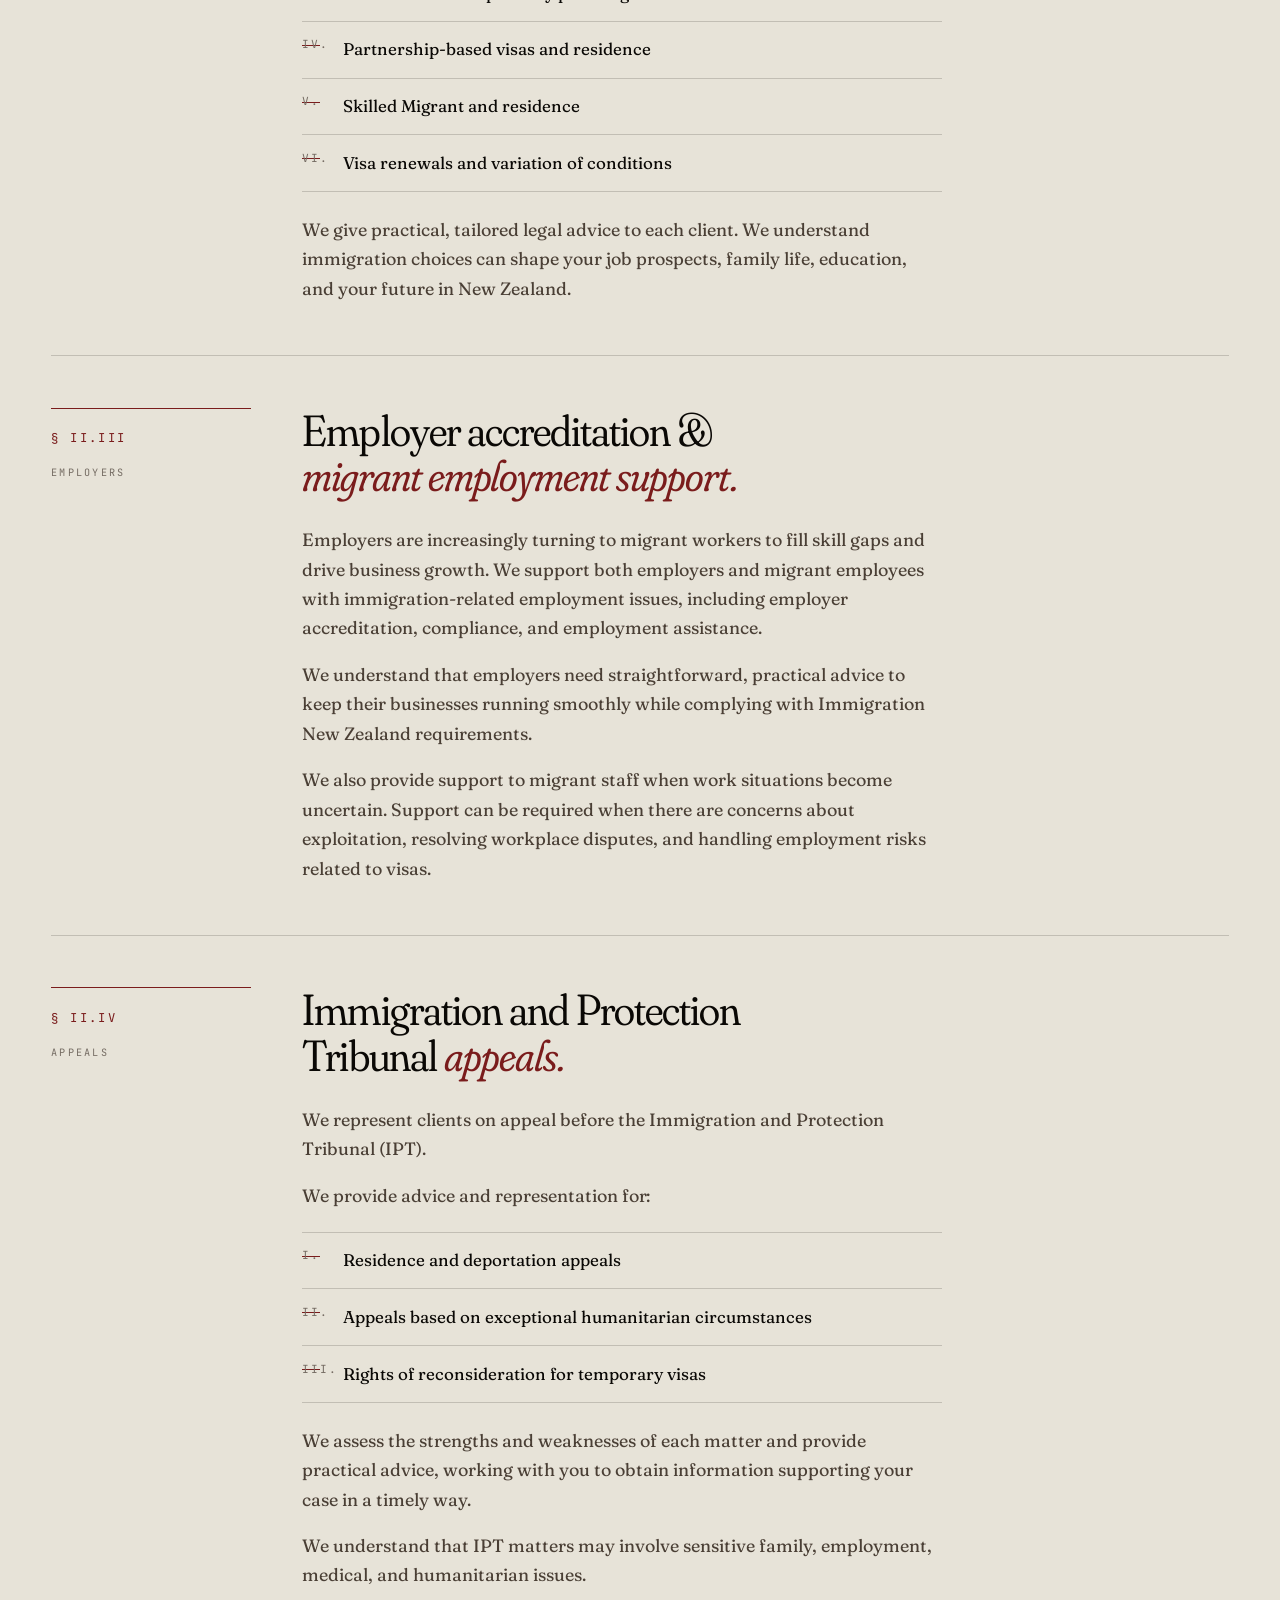
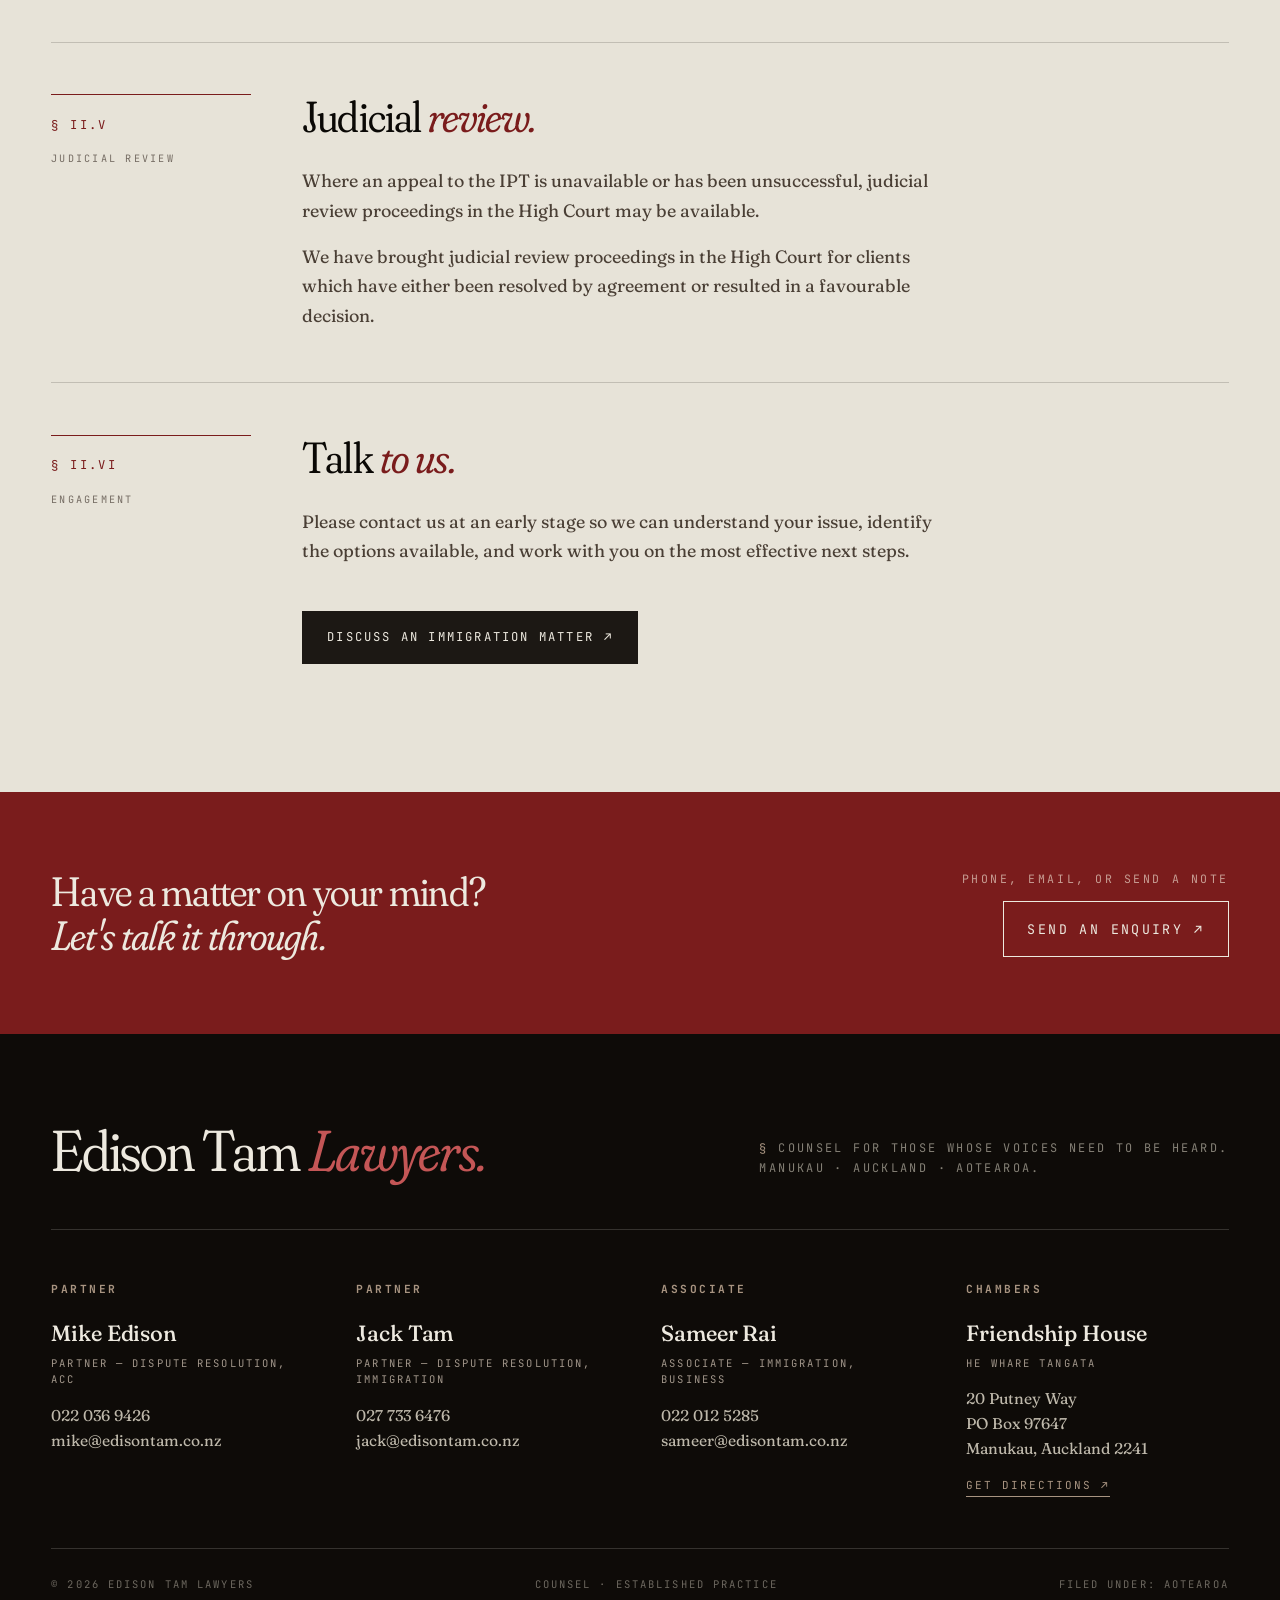
<file: immigration-citizenship/index.html>
<!doctype html>
<html lang="en">
<head>
<meta charset="utf-8">
<meta name="viewport" content="width=device-width,initial-scale=1">
<title>Immigration &amp; Citizenship — Edison Tam Lawyers</title>
<meta name="description" content="Immigration and citizenship legal services — visa applications, employer accreditation, PPI responses, IPT appeals and judicial review. Multilingual advocacy in South Auckland.">
<link rel="preconnect" href="https://fonts.googleapis.com">
<link rel="preconnect" href="https://fonts.gstatic.com" crossorigin>
<link href="https://fonts.googleapis.com/css2?family=Fraunces:ital,opsz,wght,SOFT@0,9..144,200..900,30..100;1,9..144,200..900,30..100&family=JetBrains+Mono:wght@400;500;700&display=swap" rel="stylesheet">
<link rel="stylesheet" href="/styles.css?v=5">
</head>
<body>

<div class="runner">
  <div class="runner-inner">
    <div class="runner-left">Edison Tam Lawyers — Counsel</div>
    <div class="runner-mid"><span>Manukau</span><span>Auckland</span><span>Aotearoa New Zealand</span></div>
    <div class="runner-right" data-date>—</div>
  </div>
</div>

<header class="header">
  <div class="header-inner">
    <a href="/" class="brand">
      <img src="/images/emblem.png" alt="" class="brand-mark">
      <span class="brand-words">
        <span class="brand-name">Edison Tam <em>Lawyers</em></span>
        <span class="brand-sub">Established Counsel · South Auckland</span>
      </span>
    </a>
    <nav class="nav" id="nav">
      <a href="/">Index</a>
      <a href="/about/">Counsel</a>
      <a href="/services/" class="active">Practice</a>
      <a href="/testimonials/">Testimony</a>
      <a href="/contact/">Contact</a>
    </nav>
    <div style="display:flex; gap:0.6rem; align-items:center;">
      <button class="nav-toggle" aria-label="Menu" aria-expanded="false">≡</button>
      <a href="/contact/" class="cta-call">Open a Matter ↗</a>
    </div>
  </div>
</header>

<section class="page-head">
  <div class="file reveal">Practice <b>§ II</b><br>Immigration &amp; Citizenship</div>
  <h1 class="reveal delay-1">
    Practical immigration support<br>
    for individuals, families, employers<br>
    and <em>migrants navigating complexity.</em>
  </h1>
</section>

<section class="svc-blocks">

  <article class="svc-block">
    <div class="svc-block-label"><span class="svc-block-num">§ II.i</span><span class="svc-block-kicker">Overview</span></div>
    <div class="svc-block-body">
      <h2>Immigration <em>and citizenship.</em></h2>
      <p>Jack is an experienced advocate for immigration clients and works with both individuals and businesses.</p>
      <p>We offer comprehensive assistance with visa applications and employer accreditation. We can also provide advice on eligibility for New Zealand citizenship.</p>
      <p>When difficulties arise, we will work with you to respond to a PPI letter from Immigration New Zealand. If a visa is declined, our team is experienced in representing clients on appeal to the Immigration and Protection Tribunal. We have also successfully assisted clients in High Court judicial review proceedings.</p>
      <p>Please contact us with your immigration issue so we can discuss how we may be able to help.</p>
    </div>
  </article>

  <article class="svc-block">
    <div class="svc-block-label"><span class="svc-block-num">§ II.ii</span><span class="svc-block-kicker">Visas</span></div>
    <div class="svc-block-body">
      <h2>Work, visitor, student,<br>partnership and <em>residence visas.</em></h2>
      <p>Immigration pathways are complex and require greater precision when making an application. We assist employers, individuals and families with a range of temporary and residence visa applications, helping clients navigate the system.</p>
      <ol class="svc-list">
        <li>Accredited Employer Work Visas (AEWV)</li>
        <li>Visitor visas and visa extensions</li>
        <li>Student visas and pathway planning</li>
        <li>Partnership-based visas and residence</li>
        <li>Skilled Migrant and residence</li>
        <li>Visa renewals and variation of conditions</li>
      </ol>
      <p>We give practical, tailored legal advice to each client. We understand immigration choices can shape your job prospects, family life, education, and your future in New Zealand.</p>
    </div>
  </article>

  <article class="svc-block">
    <div class="svc-block-label"><span class="svc-block-num">§ II.iii</span><span class="svc-block-kicker">Employers</span></div>
    <div class="svc-block-body">
      <h2>Employer accreditation &amp;<br><em>migrant employment support.</em></h2>
      <p>Employers are increasingly turning to migrant workers to fill skill gaps and drive business growth. We support both employers and migrant employees with immigration-related employment issues, including employer accreditation, compliance, and employment assistance.</p>
      <p>We understand that employers need straightforward, practical advice to keep their businesses running smoothly while complying with Immigration New Zealand requirements.</p>
      <p>We also provide support to migrant staff when work situations become uncertain. Support can be required when there are concerns about exploitation, resolving workplace disputes, and handling employment risks related to visas.</p>
    </div>
  </article>

  <article class="svc-block">
    <div class="svc-block-label"><span class="svc-block-num">§ II.iv</span><span class="svc-block-kicker">Appeals</span></div>
    <div class="svc-block-body">
      <h2>Immigration and Protection<br>Tribunal <em>appeals.</em></h2>
      <p>We represent clients on appeal before the Immigration and Protection Tribunal (IPT).</p>
      <p>We provide advice and representation for:</p>
      <ol class="svc-list">
        <li>Residence and deportation appeals</li>
        <li>Appeals based on exceptional humanitarian circumstances</li>
        <li>Rights of reconsideration for temporary visas</li>
      </ol>
      <p>We assess the strengths and weaknesses of each matter and provide practical advice, working with you to obtain information supporting your case in a timely way.</p>
      <p>We understand that IPT matters may involve sensitive family, employment, medical, and humanitarian issues.</p>
    </div>
  </article>

  <article class="svc-block">
    <div class="svc-block-label"><span class="svc-block-num">§ II.v</span><span class="svc-block-kicker">Judicial Review</span></div>
    <div class="svc-block-body">
      <h2>Judicial <em>review.</em></h2>
      <p>Where an appeal to the IPT is unavailable or has been unsuccessful, judicial review proceedings in the High Court may be available.</p>
      <p>We have brought judicial review proceedings in the High Court for clients which have either been resolved by agreement or resulted in a favourable decision.</p>
    </div>
  </article>

  <article class="svc-block">
    <div class="svc-block-label"><span class="svc-block-num">§ II.vi</span><span class="svc-block-kicker">Engagement</span></div>
    <div class="svc-block-body">
      <h2>Talk <em>to us.</em></h2>
      <p>Please contact us at an early stage so we can understand your issue, identify the options available, and work with you on the most effective next steps.</p>
      <a href="/contact/" class="svc-block-cta">Discuss an immigration matter <span class="arrow">↗</span></a>
    </div>
  </article>

</section>

<section class="cta-strip">
  <div class="cta-inner">
    <h2>Have a matter on your mind?<br><em>Let's talk it through.</em></h2>
    <div class="right">
      <div class="label">Phone, email, or send a note</div>
      <a href="/contact/">Send an enquiry ↗</a>
    </div>
  </div>
</section>

<footer class="footer">
  <div class="footer-inner">
    <div class="footer-head">
      <div class="footer-mark">Edison Tam <em>Lawyers.</em></div>
      <div class="footer-tag"><span>§</span> Counsel for those whose voices need to be heard.<br>Manukau · Auckland · Aotearoa.</div>
    </div>
    <div class="footer-grid">
      <div class="footer-col"><h3>Partner</h3><div class="name">Mike Edison</div><div class="role">Partner — Dispute Resolution, ACC</div><p><a href="tel:02203694261">022 036 9426</a></p><p><a href="mailto:mike@edisontam.co.nz">mike@edisontam.co.nz</a></p></div>
      <div class="footer-col"><h3>Partner</h3><div class="name">Jack Tam</div><div class="role">Partner — Dispute Resolution, Immigration</div><p><a href="tel:0277336476">027 733 6476</a></p><p><a href="mailto:jack@edisontam.co.nz">jack@edisontam.co.nz</a></p></div>
      <div class="footer-col"><h3>Associate</h3><div class="name">Sameer Rai</div><div class="role">Associate — Immigration, Business</div><p><a href="tel:02201255285">022 012 5285</a></p><p><a href="mailto:sameer@edisontam.co.nz">sameer@edisontam.co.nz</a></p></div>
      <div class="footer-col"><h3>Chambers</h3><div class="name">Friendship House</div><div class="role">He Whare Tangata</div><p>20 Putney Way<br>PO Box 97647<br>Manukau, Auckland 2241</p><a class="directions" href="https://www.google.com/maps/dir/?api=1&destination=Edison+Tam+Lawyers,+20+Putney+Way,+Manukau,+Auckland" target="_blank" rel="noopener">Get directions ↗</a></div>
    </div>
    <div class="footer-bottom">
      <span>© 2026 Edison Tam Lawyers</span>
      <span>Counsel · Established Practice</span>
      <span>Filed under: Aotearoa</span>
    </div>
  </div>
</footer>

<script src="/script.js"></script>
</body>
</html>
</file>
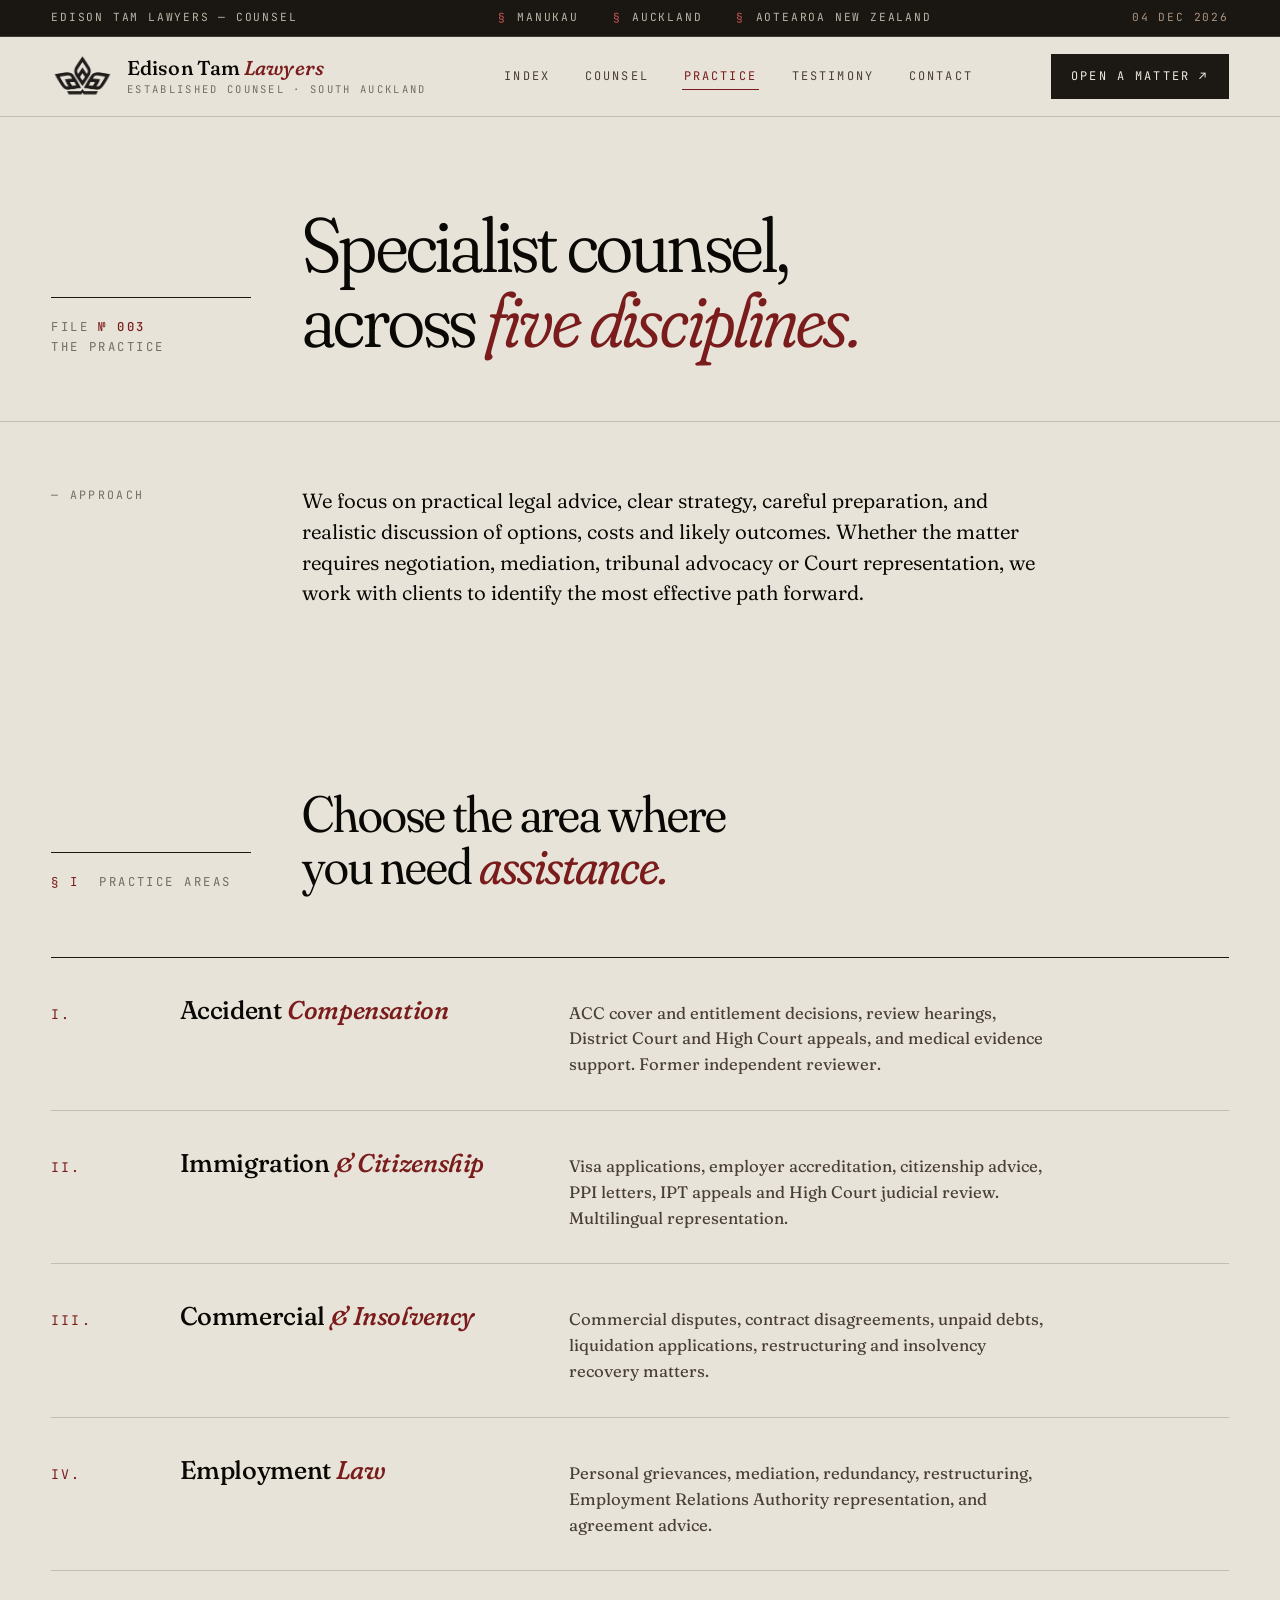
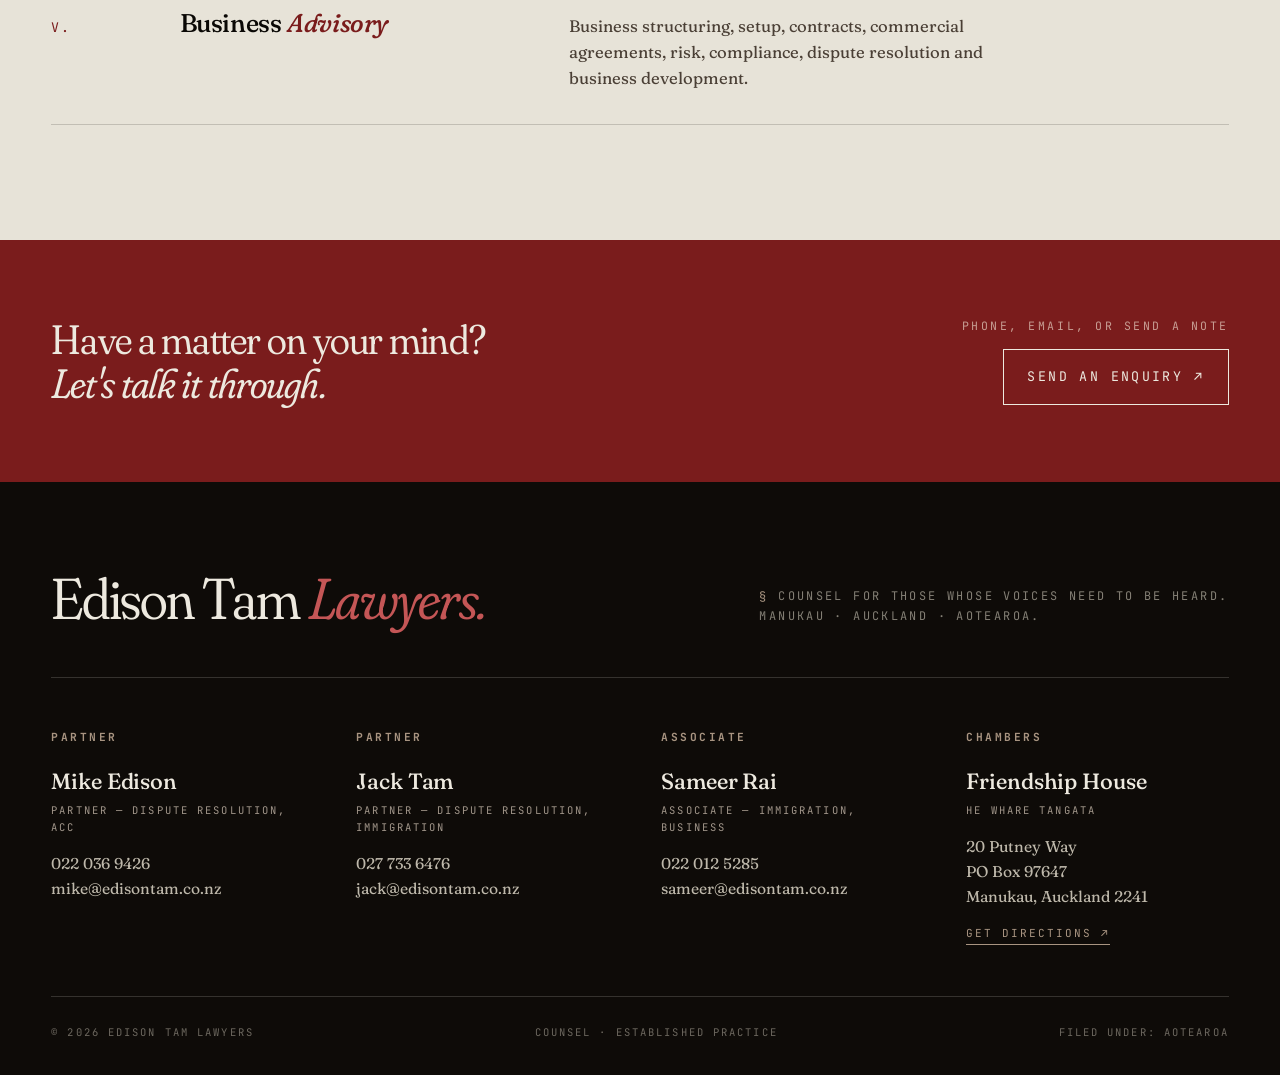
<file: services/index.html>
<!doctype html>
<html lang="en">
<head>
<meta charset="utf-8">
<meta name="viewport" content="width=device-width,initial-scale=1">
<title>Practice — Edison Tam Lawyers</title>
<meta name="description" content="Edison Tam Lawyers — specialist practice across Accident Compensation, Immigration & Citizenship, Commercial & Insolvency, Employment Law, and Business Advisory in South Auckland.">
<link rel="preconnect" href="https://fonts.googleapis.com">
<link rel="preconnect" href="https://fonts.gstatic.com" crossorigin>
<link href="https://fonts.googleapis.com/css2?family=Fraunces:ital,opsz,wght,SOFT@0,9..144,200..900,30..100;1,9..144,200..900,30..100&family=JetBrains+Mono:wght@400;500;700&display=swap" rel="stylesheet">
<link rel="stylesheet" href="/styles.css?v=5">
</head>
<body>

<div class="runner">
  <div class="runner-inner">
    <div class="runner-left">Edison Tam Lawyers — Counsel</div>
    <div class="runner-mid"><span>Manukau</span><span>Auckland</span><span>Aotearoa New Zealand</span></div>
    <div class="runner-right" data-date>—</div>
  </div>
</div>

<header class="header">
  <div class="header-inner">
    <a href="/" class="brand">
      <img src="/images/emblem.png" alt="" class="brand-mark">
      <span class="brand-words">
        <span class="brand-name">Edison Tam <em>Lawyers</em></span>
        <span class="brand-sub">Established Counsel · South Auckland</span>
      </span>
    </a>
    <nav class="nav" id="nav">
      <a href="/">Index</a>
      <a href="/about/">Counsel</a>
      <a href="/services/" class="active">Practice</a>
      <a href="/testimonials/">Testimony</a>
      <a href="/contact/">Contact</a>
    </nav>
    <div style="display:flex; gap:0.6rem; align-items:center;">
      <button class="nav-toggle" aria-label="Menu" aria-expanded="false">≡</button>
      <a href="/contact/" class="cta-call">Open a Matter ↗</a>
    </div>
  </div>
</header>

<section class="page-head">
  <div class="file reveal">File <b>№ 003</b><br>The Practice</div>
  <h1 class="reveal delay-1">
    Specialist counsel,<br>
    across <em>five disciplines.</em>
  </h1>
</section>

<section class="page-intro">
  <div class="label reveal">— Approach</div>
  <p class="reveal delay-1">
    We focus on practical legal advice, clear strategy, careful preparation, and realistic discussion of options, costs and likely outcomes. Whether the matter requires negotiation, mediation, tribunal advocacy or Court representation, we work with clients to identify the most effective path forward.
  </p>
</section>

<section class="section">
  <div class="section-head reveal">
    <div class="label"><span class="num">§ I</span> Practice Areas</div>
    <h2>Choose the area where<br>you need <em>assistance.</em></h2>
  </div>

  <ol class="index-list">
    <li class="reveal">
      <a class="index-row" href="/accident-compensation/">
        <div class="index-num">I.</div>
        <div class="index-title">Accident <em>Compensation</em></div>
        <div class="index-desc">ACC cover and entitlement decisions, review hearings, District Court and High Court appeals, and medical evidence support. Former independent reviewer.</div>
        <div class="index-arrow">Read brief ↗</div>
      </a>
    </li>
    <li class="reveal">
      <a class="index-row" href="/immigration-citizenship/">
        <div class="index-num">II.</div>
        <div class="index-title">Immigration <em>&amp; Citizenship</em></div>
        <div class="index-desc">Visa applications, employer accreditation, citizenship advice, PPI letters, IPT appeals and High Court judicial review. Multilingual representation.</div>
        <div class="index-arrow">Read brief ↗</div>
      </a>
    </li>
    <li class="reveal">
      <a class="index-row" href="/commercial-insolvency/">
        <div class="index-num">III.</div>
        <div class="index-title">Commercial <em>&amp; Insolvency</em></div>
        <div class="index-desc">Commercial disputes, contract disagreements, unpaid debts, liquidation applications, restructuring and insolvency recovery matters.</div>
        <div class="index-arrow">Read brief ↗</div>
      </a>
    </li>
    <li class="reveal">
      <a class="index-row" href="/employment-law/">
        <div class="index-num">IV.</div>
        <div class="index-title">Employment <em>Law</em></div>
        <div class="index-desc">Personal grievances, mediation, redundancy, restructuring, Employment Relations Authority representation, and agreement advice.</div>
        <div class="index-arrow">Read brief ↗</div>
      </a>
    </li>
    <li class="reveal">
      <a class="index-row" href="/business-advisory/">
        <div class="index-num">V.</div>
        <div class="index-title">Business <em>Advisory</em></div>
        <div class="index-desc">Business structuring, setup, contracts, commercial agreements, risk, compliance, dispute resolution and business development.</div>
        <div class="index-arrow">Read brief ↗</div>
      </a>
    </li>
  </ol>
</section>

<section class="cta-strip">
  <div class="cta-inner">
    <h2>Have a matter on your mind?<br><em>Let's talk it through.</em></h2>
    <div class="right">
      <div class="label">Phone, email, or send a note</div>
      <a href="/contact/">Send an enquiry ↗</a>
    </div>
  </div>
</section>

<footer class="footer">
  <div class="footer-inner">
    <div class="footer-head">
      <div class="footer-mark">Edison Tam <em>Lawyers.</em></div>
      <div class="footer-tag"><span>§</span> Counsel for those whose voices need to be heard.<br>Manukau · Auckland · Aotearoa.</div>
    </div>
    <div class="footer-grid">
      <div class="footer-col">
        <h3>Partner</h3>
        <div class="name">Mike Edison</div>
        <div class="role">Partner — Dispute Resolution, ACC</div>
        <p><a href="tel:02203694261">022 036 9426</a></p>
        <p><a href="mailto:mike@edisontam.co.nz">mike@edisontam.co.nz</a></p>
      </div>
      <div class="footer-col">
        <h3>Partner</h3>
        <div class="name">Jack Tam</div>
        <div class="role">Partner — Dispute Resolution, Immigration</div>
        <p><a href="tel:0277336476">027 733 6476</a></p>
        <p><a href="mailto:jack@edisontam.co.nz">jack@edisontam.co.nz</a></p>
      </div>
      <div class="footer-col">
        <h3>Associate</h3>
        <div class="name">Sameer Rai</div>
        <div class="role">Associate — Immigration, Business</div>
        <p><a href="tel:02201255285">022 012 5285</a></p>
        <p><a href="mailto:sameer@edisontam.co.nz">sameer@edisontam.co.nz</a></p>
      </div>
      <div class="footer-col">
        <h3>Chambers</h3>
        <div class="name">Friendship House</div>
        <div class="role">He Whare Tangata</div>
        <p>20 Putney Way<br>PO Box 97647<br>Manukau, Auckland 2241</p>
        <a class="directions" href="https://www.google.com/maps/dir/?api=1&destination=Edison+Tam+Lawyers,+20+Putney+Way,+Manukau,+Auckland" target="_blank" rel="noopener">Get directions ↗</a>
      </div>
    </div>
    <div class="footer-bottom">
      <span>© 2026 Edison Tam Lawyers</span>
      <span>Counsel · Established Practice</span>
      <span>Filed under: Aotearoa</span>
    </div>
  </div>
</footer>

<script src="/script.js"></script>
</body>
</html>
</file>
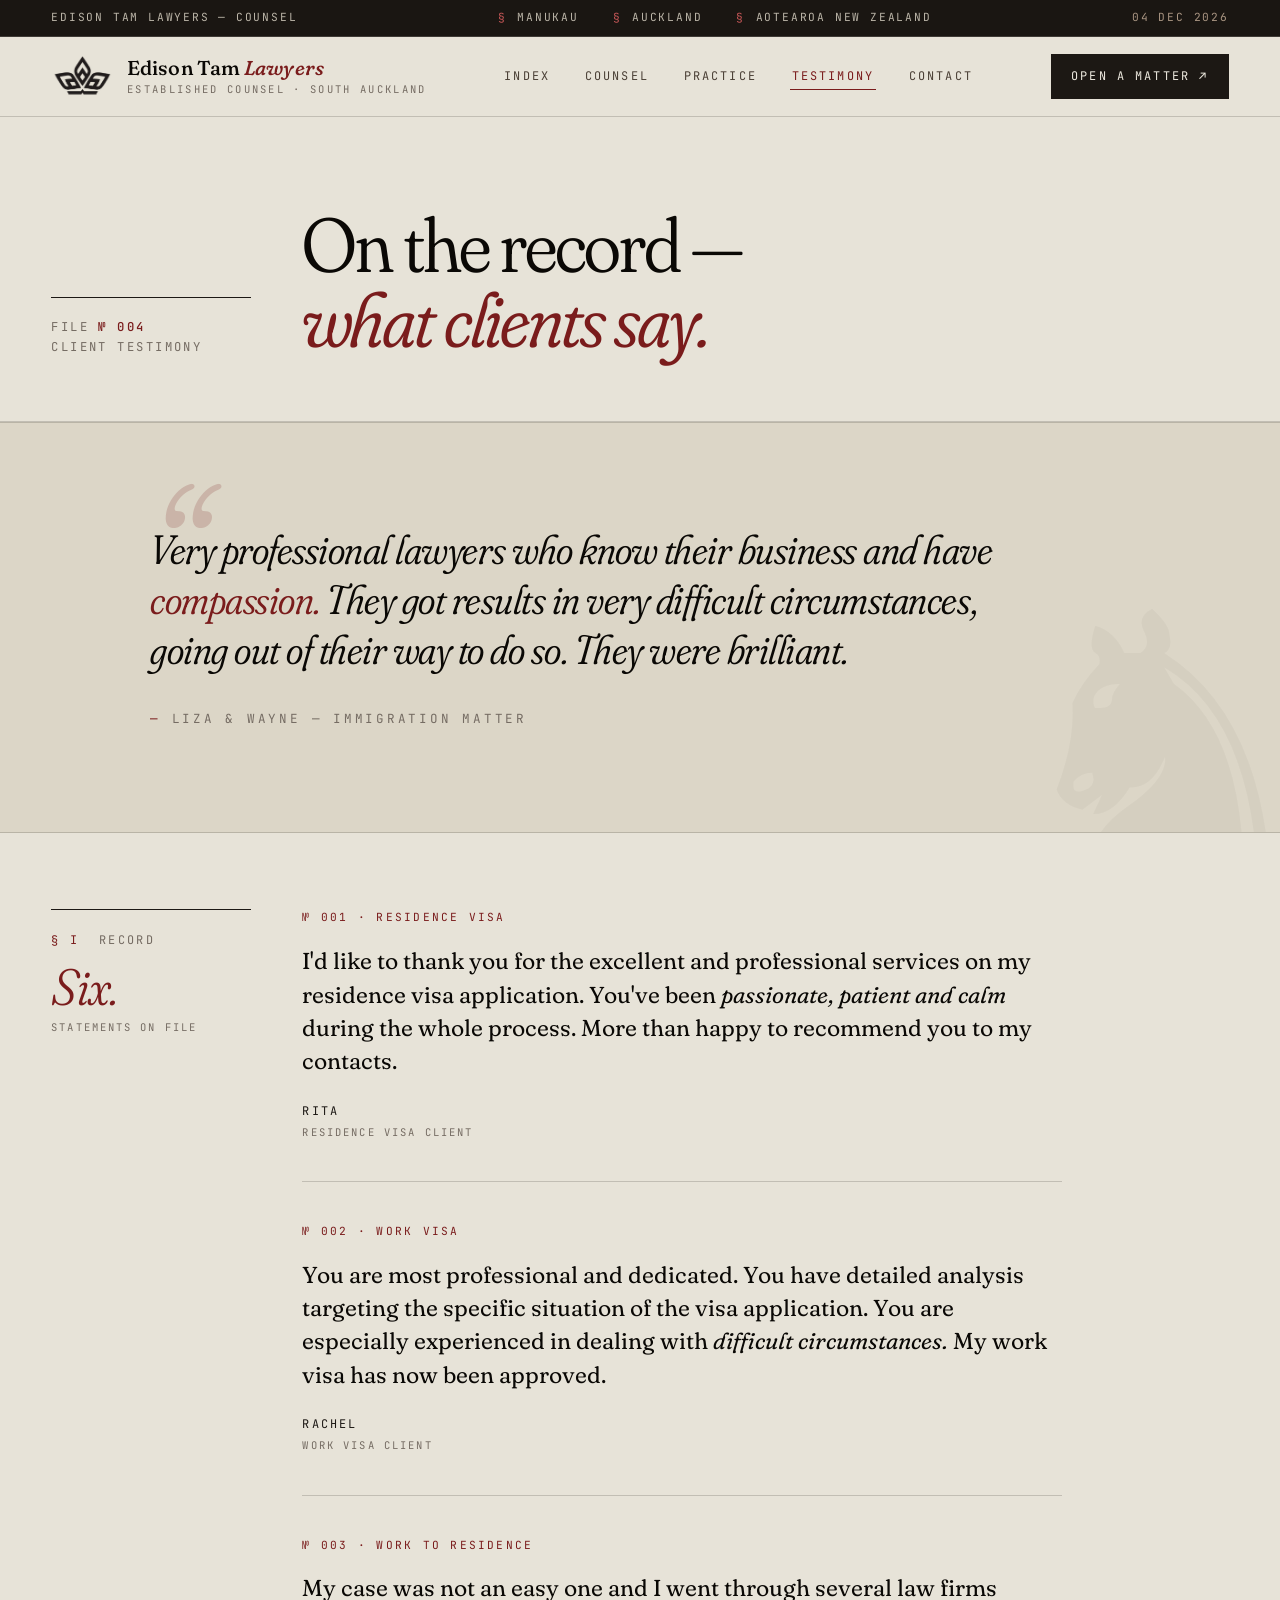
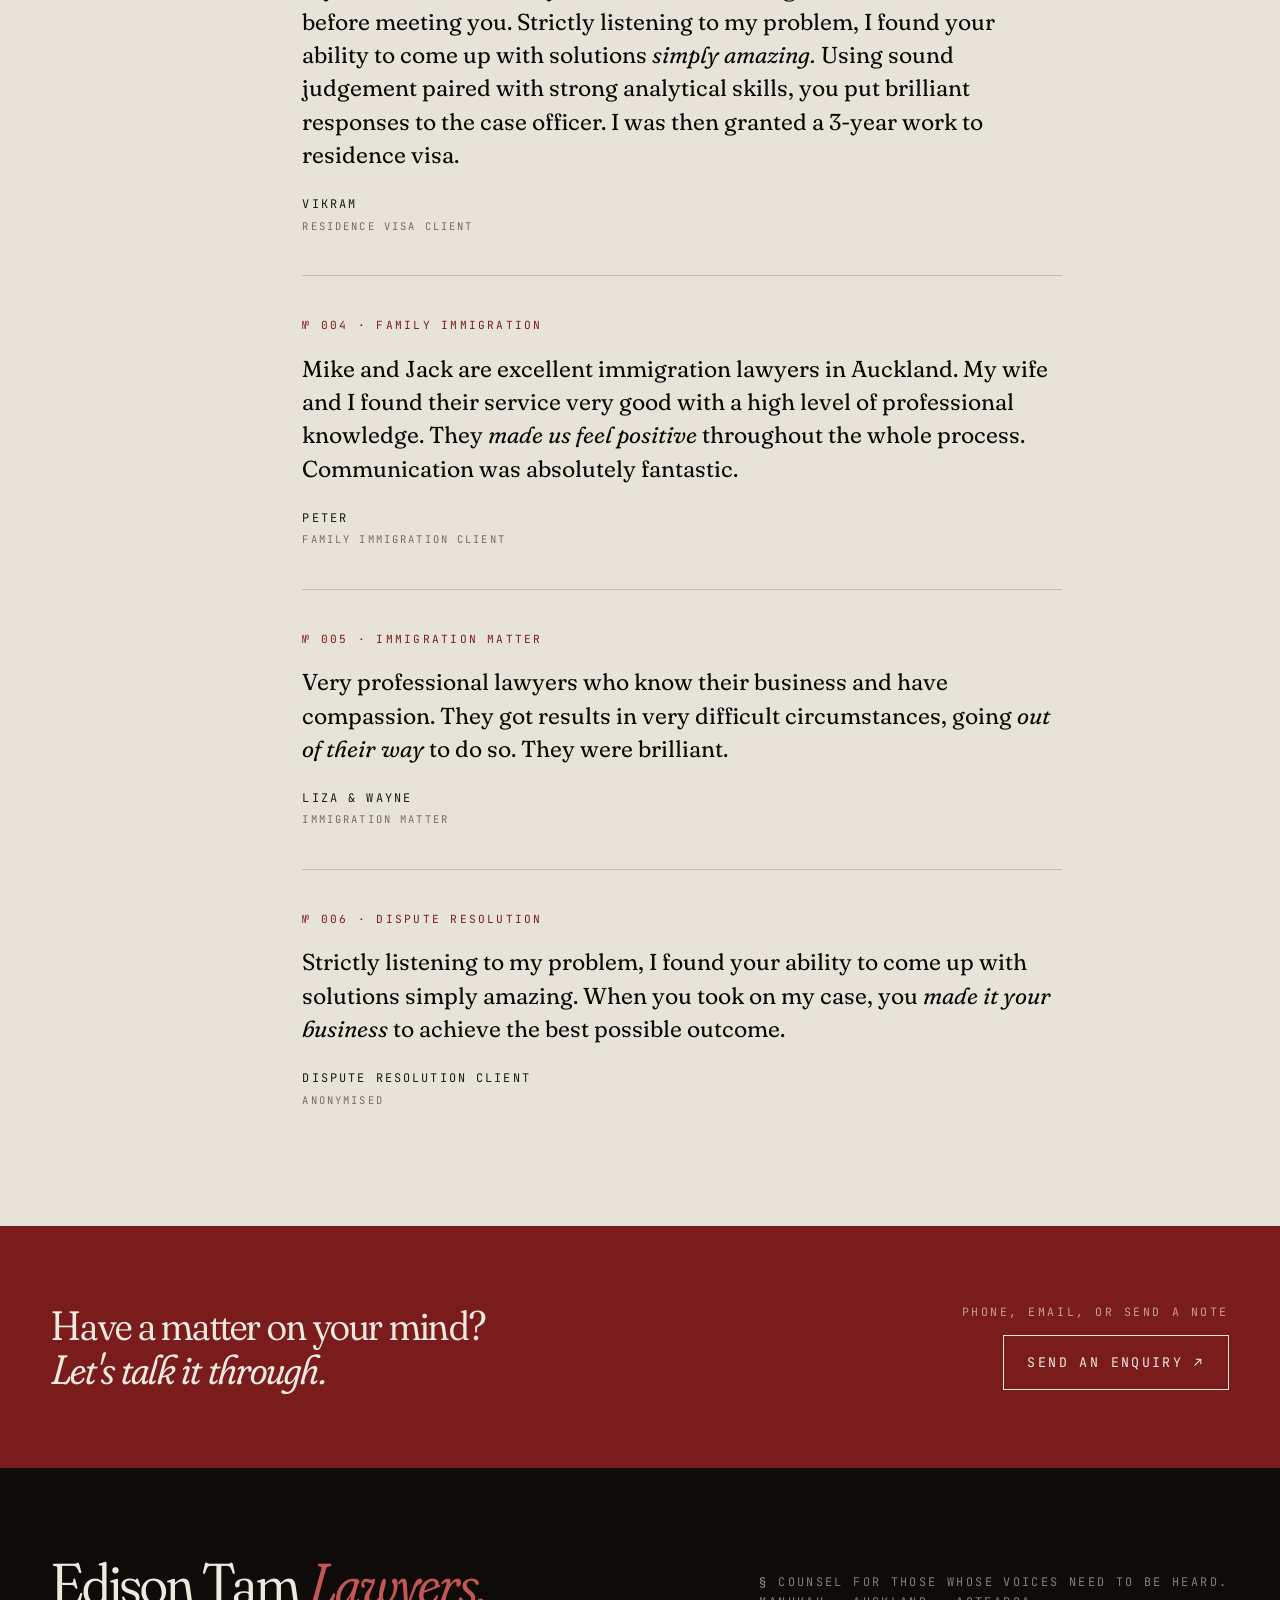
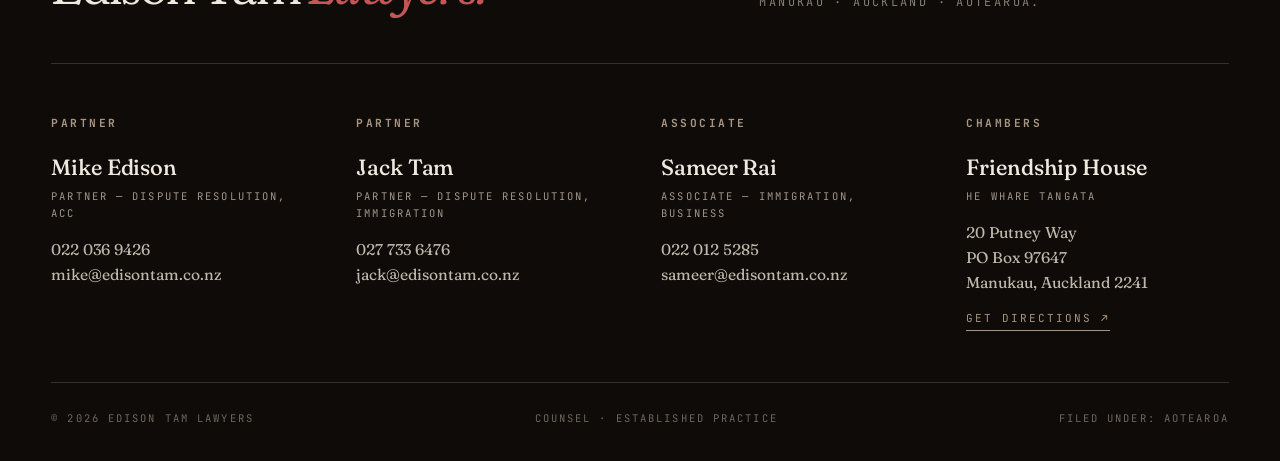
<file: testimonials/index.html>
<!doctype html>
<html lang="en">
<head>
<meta charset="utf-8">
<meta name="viewport" content="width=device-width,initial-scale=1">
<title>Testimony — Edison Tam Lawyers</title>
<meta name="description" content="What clients say about Edison Tam Lawyers — immigration, ACC, dispute resolution and commercial matters resolved in South Auckland.">
<link rel="preconnect" href="https://fonts.googleapis.com">
<link rel="preconnect" href="https://fonts.gstatic.com" crossorigin>
<link href="https://fonts.googleapis.com/css2?family=Fraunces:ital,opsz,wght,SOFT@0,9..144,200..900,30..100;1,9..144,200..900,30..100&family=JetBrains+Mono:wght@400;500;700&display=swap" rel="stylesheet">
<link rel="stylesheet" href="/styles.css?v=5">
</head>
<body>

<div class="runner">
  <div class="runner-inner">
    <div class="runner-left">Edison Tam Lawyers — Counsel</div>
    <div class="runner-mid"><span>Manukau</span><span>Auckland</span><span>Aotearoa New Zealand</span></div>
    <div class="runner-right" data-date>—</div>
  </div>
</div>

<header class="header">
  <div class="header-inner">
    <a href="/" class="brand">
      <img src="/images/emblem.png" alt="" class="brand-mark">
      <span class="brand-words">
        <span class="brand-name">Edison Tam <em>Lawyers</em></span>
        <span class="brand-sub">Established Counsel · South Auckland</span>
      </span>
    </a>
    <nav class="nav" id="nav">
      <a href="/">Index</a>
      <a href="/about/">Counsel</a>
      <a href="/services/">Practice</a>
      <a href="/testimonials/" class="active">Testimony</a>
      <a href="/contact/">Contact</a>
    </nav>
    <div style="display:flex; gap:0.6rem; align-items:center;">
      <button class="nav-toggle" aria-label="Menu" aria-expanded="false">≡</button>
      <a href="/contact/" class="cta-call">Open a Matter ↗</a>
    </div>
  </div>
</header>

<section class="page-head">
  <div class="file reveal">File <b>№ 004</b><br>Client Testimony</div>
  <h1 class="reveal delay-1">
    On the record —<br>
    <em>what clients say.</em>
  </h1>
</section>

<section class="pull-quote">
  <div class="pull-quote-inner reveal">
    <div class="opener" aria-hidden="true">“</div>
    <blockquote>
      Very professional lawyers who know their business and have <em>compassion.</em> They got results in very difficult circumstances, going out of their way to do so. They were brilliant.
    </blockquote>
    <cite>Liza &amp; Wayne — Immigration Matter</cite>
  </div>
</section>

<section class="testi-list">
  <div class="testi-list-inner">
    <aside class="testi-list-aside reveal">
      <div class="label"><span class="num">§ I</span> Record</div>
      <div class="count">Six.</div>
      <span class="count-lab">Statements on file</span>
    </aside>

    <div class="testi-entries">
      <article class="testi-entry reveal">
        <div class="num">№ 001 · Residence Visa</div>
        <p>I'd like to thank you for the excellent and professional services on my residence visa application. You've been <em>passionate, patient and calm</em> during the whole process. More than happy to recommend you to my contacts.</p>
        <cite>Rita <span>Residence Visa Client</span></cite>
      </article>

      <article class="testi-entry reveal">
        <div class="num">№ 002 · Work Visa</div>
        <p>You are most professional and dedicated. You have detailed analysis targeting the specific situation of the visa application. You are especially experienced in dealing with <em>difficult circumstances.</em> My work visa has now been approved.</p>
        <cite>Rachel <span>Work Visa Client</span></cite>
      </article>

      <article class="testi-entry reveal">
        <div class="num">№ 003 · Work to Residence</div>
        <p>My case was not an easy one and I went through several law firms before meeting you. Strictly listening to my problem, I found your ability to come up with solutions <em>simply amazing.</em> Using sound judgement paired with strong analytical skills, you put brilliant responses to the case officer. I was then granted a 3-year work to residence visa.</p>
        <cite>Vikram <span>Residence Visa Client</span></cite>
      </article>

      <article class="testi-entry reveal">
        <div class="num">№ 004 · Family Immigration</div>
        <p>Mike and Jack are excellent immigration lawyers in Auckland. My wife and I found their service very good with a high level of professional knowledge. They <em>made us feel positive</em> throughout the whole process. Communication was absolutely fantastic.</p>
        <cite>Peter <span>Family Immigration Client</span></cite>
      </article>

      <article class="testi-entry reveal">
        <div class="num">№ 005 · Immigration Matter</div>
        <p>Very professional lawyers who know their business and have compassion. They got results in very difficult circumstances, going <em>out of their way</em> to do so. They were brilliant.</p>
        <cite>Liza &amp; Wayne <span>Immigration Matter</span></cite>
      </article>

      <article class="testi-entry reveal">
        <div class="num">№ 006 · Dispute Resolution</div>
        <p>Strictly listening to my problem, I found your ability to come up with solutions simply amazing. When you took on my case, you <em>made it your business</em> to achieve the best possible outcome.</p>
        <cite>Dispute Resolution Client <span>Anonymised</span></cite>
      </article>
    </div>
  </div>
</section>

<section class="cta-strip">
  <div class="cta-inner">
    <h2>Have a matter on your mind?<br><em>Let's talk it through.</em></h2>
    <div class="right">
      <div class="label">Phone, email, or send a note</div>
      <a href="/contact/">Send an enquiry ↗</a>
    </div>
  </div>
</section>

<footer class="footer">
  <div class="footer-inner">
    <div class="footer-head">
      <div class="footer-mark">Edison Tam <em>Lawyers.</em></div>
      <div class="footer-tag"><span>§</span> Counsel for those whose voices need to be heard.<br>Manukau · Auckland · Aotearoa.</div>
    </div>
    <div class="footer-grid">
      <div class="footer-col"><h3>Partner</h3><div class="name">Mike Edison</div><div class="role">Partner — Dispute Resolution, ACC</div><p><a href="tel:02203694261">022 036 9426</a></p><p><a href="mailto:mike@edisontam.co.nz">mike@edisontam.co.nz</a></p></div>
      <div class="footer-col"><h3>Partner</h3><div class="name">Jack Tam</div><div class="role">Partner — Dispute Resolution, Immigration</div><p><a href="tel:0277336476">027 733 6476</a></p><p><a href="mailto:jack@edisontam.co.nz">jack@edisontam.co.nz</a></p></div>
      <div class="footer-col"><h3>Associate</h3><div class="name">Sameer Rai</div><div class="role">Associate — Immigration, Business</div><p><a href="tel:02201255285">022 012 5285</a></p><p><a href="mailto:sameer@edisontam.co.nz">sameer@edisontam.co.nz</a></p></div>
      <div class="footer-col"><h3>Chambers</h3><div class="name">Friendship House</div><div class="role">He Whare Tangata</div><p>20 Putney Way<br>PO Box 97647<br>Manukau, Auckland 2241</p><a class="directions" href="https://www.google.com/maps/dir/?api=1&destination=Edison+Tam+Lawyers,+20+Putney+Way,+Manukau,+Auckland" target="_blank" rel="noopener">Get directions ↗</a></div>
    </div>
    <div class="footer-bottom">
      <span>© 2026 Edison Tam Lawyers</span>
      <span>Counsel · Established Practice</span>
      <span>Filed under: Aotearoa</span>
    </div>
  </div>
</footer>

<script src="/script.js"></script>
</body>
</html>
</file>
<file: styles.css>
/* ════════════════════════════════════════════════════════
   EDISON TAM LAWYERS — EDITORIAL REDESIGN
   Aesthetic: boutique counsel, legal-brief typography,
   warm bone paper, oxblood accent, Fraunces throughout
═══════════════════════════════════════════════════════ */

*, *::before, *::after { box-sizing: border-box; }
* { margin: 0; padding: 0; }
ul, ol { list-style: none; }
img, svg { display: block; max-width: 100%; }
button { font: inherit; color: inherit; background: none; border: none; cursor: pointer; }
a { color: inherit; text-decoration: none; }

:root {
  /* palette — warm paper to oxblood (further desaturated, taupe-leaning) */
  --bg-base:     #e7e3d8;
  --bg-paper:    #dcd6c7;
  --bg-deep:     #1a1612;
  --bg-deeper:   #0e0b08;
  --ink:         #1c1814;
  --ink-strong:  #0a0805;
  --ink-soft:    #4a3f35;
  --mute:        #756c63;
  --mute-light:  #a1968a;
  --rule:        rgba(28,24,20,0.18);
  --rule-strong: rgba(28,24,20,0.42);
  --rule-light:  rgba(28,24,20,0.08);
  --rule-cream:  rgba(231,227,216,0.18);
  --accent:      #7a1c1c;
  --accent-hot:  #9c2929;
  --accent-soft: #c45656;
  --sand:        #9c8c7b;
  --gold-warm:   #a89481;
  --cream:       #ede9df;

  /* fonts */
  --serif: 'Fraunces', 'Iowan Old Style', 'Georgia', serif;
  --mono:  'JetBrains Mono', ui-monospace, 'Menlo', monospace;

  /* rhythm */
  --max:       1320px;
  --max-text:  680px;
  --max-wide:  1480px;
  --gutter:    clamp(1.25rem, 4vw, 3.5rem);
  --section:   clamp(4rem, 9vw, 7.5rem);
}

html {
  font-size: 17px;
  scroll-behavior: smooth;
  background: var(--bg-base);
}

body {
  font-family: var(--serif);
  font-variation-settings: "opsz" 14, "SOFT" 50;
  font-weight: 400;
  color: var(--ink);
  background: var(--bg-base);
  line-height: 1.58;
  -webkit-font-smoothing: antialiased;
  overflow-x: hidden;
  position: relative;
}

::selection { background: var(--accent); color: var(--cream); }

/* ════════════════ TYPE ════════════════ */
.display {
  font-family: var(--serif);
  font-variation-settings: "opsz" 144, "SOFT" 60, "wght" 380;
  font-weight: 400;
  line-height: 0.96;
  letter-spacing: -0.025em;
}

.display-it {
  font-style: italic;
  font-variation-settings: "opsz" 144, "SOFT" 100, "wght" 380;
}

.eyebrow,
.mono {
  font-family: var(--mono);
  font-size: 0.72rem;
  font-weight: 500;
  letter-spacing: 0.18em;
  text-transform: uppercase;
}

.lede {
  font-size: clamp(1.15rem, 1.6vw, 1.4rem);
  line-height: 1.5;
  font-variation-settings: "opsz" 18, "SOFT" 50, "wght" 380;
  color: var(--ink-soft);
}

/* ════════════════ RUNNING HEADER STRIP ════════════════ */
.runner {
  background: var(--bg-deep);
  color: var(--cream);
  border-bottom: 1px solid var(--rule-cream);
}
.runner-inner {
  max-width: var(--max-wide);
  margin: 0 auto;
  padding: 0.55rem var(--gutter);
  display: flex;
  align-items: center;
  justify-content: space-between;
  gap: 1.5rem;
  font-family: var(--mono);
  font-size: 0.66rem;
  letter-spacing: 0.16em;
  text-transform: uppercase;
  color: rgba(250,243,226,0.72);
}
.runner-mid { display: flex; gap: 2rem; }
.runner-mid span::before { content: '§ '; color: var(--accent-soft); margin-right: 0.15em; }
.runner-right { color: var(--gold-warm); }
@media (max-width: 760px) { .runner-mid { display: none; } }

/* ════════════════ HEADER / NAV ════════════════ */
.header {
  position: sticky;
  top: 0;
  z-index: 100;
  background: var(--bg-base);
  border-bottom: 1px solid var(--rule);
  backdrop-filter: blur(8px);
}
.header-inner {
  max-width: var(--max-wide);
  margin: 0 auto;
  padding: 1rem var(--gutter);
  display: grid;
  grid-template-columns: auto 1fr auto;
  align-items: center;
  gap: 2rem;
}

.brand {
  display: flex;
  align-items: center;
  gap: 0.9rem;
}
.brand-mark {
  height: 44px;
  width: auto;
  object-fit: contain;
  flex-shrink: 0;
  mix-blend-mode: multiply;
}
.brand-words {
  display: flex;
  flex-direction: column;
  line-height: 1;
}
.brand-name {
  font-family: var(--serif);
  font-variation-settings: "opsz" 24, "SOFT" 50, "wght" 500;
  font-size: 1.18rem;
  letter-spacing: 0.005em;
  color: var(--ink-strong);
}
.brand-name em {
  font-style: italic;
  color: var(--accent);
  font-variation-settings: "opsz" 24, "SOFT" 100, "wght" 500;
}
.brand-sub {
  font-family: var(--mono);
  font-size: 0.62rem;
  letter-spacing: 0.22em;
  text-transform: uppercase;
  color: var(--mute);
  margin-top: 0.35rem;
}

.nav {
  justify-self: center;
  display: flex;
  gap: 0.25rem;
}
.nav a {
  font-family: var(--mono);
  font-size: 0.7rem;
  letter-spacing: 0.18em;
  text-transform: uppercase;
  color: var(--ink-soft);
  padding: 0.55rem 0.9rem;
  position: relative;
  transition: color 0.2s ease;
}
.nav a::after {
  content: '';
  position: absolute;
  left: 50%;
  bottom: 0.3rem;
  width: 0;
  height: 1px;
  background: var(--accent);
  transition: width 0.25s ease, left 0.25s ease;
}
.nav a:hover { color: var(--accent); }
.nav a:hover::after,
.nav a.active::after { width: calc(100% - 1.6rem); left: 0.8rem; }
.nav a.active { color: var(--accent); }

.cta-call {
  font-family: var(--mono);
  font-size: 0.7rem;
  letter-spacing: 0.18em;
  text-transform: uppercase;
  color: var(--cream);
  background: var(--ink);
  padding: 0.7rem 1.15rem;
  border: 1px solid var(--ink);
  transition: background 0.2s, color 0.2s;
}
.cta-call:hover { background: var(--accent); border-color: var(--accent); }

.nav-toggle {
  display: none;
  font-size: 1.4rem;
  padding: 0.25rem 0.5rem;
  color: var(--ink);
}

@media (max-width: 1020px) {
  .nav { display: none; position: absolute; top: 100%; left: 0; right: 0; background: var(--bg-base); border-bottom: 1px solid var(--rule); flex-direction: column; padding: 0.5rem var(--gutter) 1rem; gap: 0; }
  .nav.open { display: flex; }
  .nav a { padding: 0.85rem 0; border-top: 1px solid var(--rule-light); }
  .nav a:first-child { border-top: none; }
  .nav a::after { display: none; }
  .header-inner { grid-template-columns: 1fr auto auto; }
  .nav-toggle { display: inline-flex; }
  .cta-call { padding: 0.55rem 0.9rem; font-size: 0.65rem; }
}

/* ════════════════ HERO ════════════════ */
.hero {
  position: relative;
  padding: clamp(3.5rem, 7vw, 6rem) var(--gutter) clamp(3rem, 6vw, 5rem);
  max-width: var(--max-wide);
  margin: 0 auto;
  overflow: hidden;
}

.hero-grid {
  display: grid;
  grid-template-columns: 1.15fr 1fr;
  gap: clamp(2rem, 5vw, 5rem);
  align-items: end;
  position: relative;
}

.hero-left { position: relative; }

.hero-file {
  font-family: var(--mono);
  font-size: 0.7rem;
  letter-spacing: 0.2em;
  text-transform: uppercase;
  color: var(--mute);
  display: flex;
  align-items: center;
  gap: 0.8rem;
  margin-bottom: 2.2rem;
}
.hero-file::before {
  content: '';
  width: 32px;
  height: 1px;
  background: var(--accent);
}

.hero-h {
  font-family: var(--serif);
  font-variation-settings: "opsz" 144, "SOFT" 80, "wght" 350;
  font-size: clamp(2.6rem, 6.5vw, 5.6rem);
  line-height: 0.95;
  letter-spacing: -0.028em;
  color: var(--ink-strong);
}
.hero-h em {
  font-style: italic;
  color: var(--accent);
  font-variation-settings: "opsz" 144, "SOFT" 100, "wght" 350;
  font-feature-settings: 'ss01';
}
.hero-h .ws { white-space: nowrap; }

.hero-rule {
  margin: 2.4rem 0 1.6rem;
  width: 90px;
  height: 1px;
  background: var(--ink);
}

.hero-lede {
  max-width: 460px;
  font-size: clamp(1.05rem, 1.3vw, 1.18rem);
  color: var(--ink-soft);
  line-height: 1.55;
  font-variation-settings: "opsz" 16, "SOFT" 50;
}

.hero-actions {
  margin-top: 2rem;
  display: flex;
  gap: 1.2rem;
  flex-wrap: wrap;
  align-items: center;
}

.btn {
  display: inline-flex;
  align-items: center;
  gap: 0.6rem;
  font-family: var(--mono);
  font-size: 0.72rem;
  letter-spacing: 0.18em;
  text-transform: uppercase;
  padding: 0.95rem 1.4rem;
  transition: all 0.25s ease;
  border: 1px solid var(--ink);
}
.btn.primary {
  background: var(--ink);
  color: var(--cream);
}
.btn.primary:hover { background: var(--accent); border-color: var(--accent); }
.btn.ghost {
  background: transparent;
  color: var(--ink);
  border-color: var(--rule-strong);
}
.btn.ghost:hover { border-color: var(--accent); color: var(--accent); }
.btn .arrow { transition: transform 0.25s ease; }
.btn:hover .arrow { transform: translateX(4px); }

.hero-right {
  position: relative;
  padding-bottom: 1rem;
}

.hero-img-frame {
  position: relative;
  aspect-ratio: 4/5;
  background: var(--bg-paper);
  overflow: hidden;
  border: 1px solid var(--rule-strong);
}
.hero-img-frame img {
  width: 100%;
  height: 100%;
  object-fit: cover;
  object-position: center 28%;
  filter: grayscale(0.6) contrast(1.04) sepia(0.08);
  transition: filter 0.6s ease;
}
.hero-img-frame:hover img { filter: grayscale(0) contrast(1.06) sepia(0); }

.hero-meta {
  display: flex;
  justify-content: space-between;
  margin-top: 0.7rem;
  font-family: var(--mono);
  font-size: 0.62rem;
  letter-spacing: 0.16em;
  text-transform: uppercase;
  color: var(--mute);
}

/* deco — large oxblood numeral behind hero */
.hero-numeral {
  position: absolute;
  right: -2vw;
  top: -1vw;
  font-family: var(--serif);
  font-variation-settings: "opsz" 144, "SOFT" 100, "wght" 200;
  font-style: italic;
  font-size: clamp(12rem, 28vw, 24rem);
  line-height: 1;
  color: var(--accent);
  opacity: 0.05;
  pointer-events: none;
  z-index: -1;
}

@media (max-width: 900px) {
  .hero-grid { grid-template-columns: 1fr; gap: 2rem; }
  .hero-right { order: -1; max-width: 380px; }
}

/* ════════════════ MARQUEE / TICKER ════════════════ */
.marquee {
  border-top: 1px solid var(--rule);
  border-bottom: 1px solid var(--rule);
  background: var(--bg-paper);
  overflow: hidden;
  padding: 1.1rem 0;
}
.marquee-track {
  display: flex;
  gap: 3.5rem;
  animation: scroll 50s linear infinite;
  white-space: nowrap;
  font-family: var(--mono);
  font-size: 0.74rem;
  letter-spacing: 0.18em;
  text-transform: uppercase;
  color: var(--mute);
  width: max-content;
}
.marquee-track span::before { content: '✦'; color: var(--accent); margin-right: 0.8rem; font-size: 0.7em; vertical-align: middle; }
@keyframes scroll {
  from { transform: translateX(0); }
  to   { transform: translateX(-50%); }
}

/* ════════════════ INDEX (PRACTICE AREAS) ════════════════ */
.section {
  max-width: var(--max-wide);
  margin: 0 auto;
  padding: var(--section) var(--gutter);
  position: relative;
}

.section-head {
  display: grid;
  grid-template-columns: 200px 1fr;
  gap: clamp(1.5rem, 4vw, 4rem);
  margin-bottom: clamp(2.5rem, 5vw, 4rem);
  align-items: end;
}
.section-head .label {
  font-family: var(--mono);
  font-size: 0.72rem;
  letter-spacing: 0.2em;
  text-transform: uppercase;
  color: var(--mute);
  position: relative;
  padding-top: 1.2rem;
  border-top: 1px solid var(--ink);
}
.section-head .label .num { color: var(--accent); margin-right: 0.6rem; }
.section-head h2 {
  font-family: var(--serif);
  font-variation-settings: "opsz" 144, "SOFT" 60, "wght" 380;
  font-size: clamp(2rem, 4vw, 3.4rem);
  line-height: 1.02;
  letter-spacing: -0.02em;
  color: var(--ink-strong);
}
.section-head h2 em {
  font-style: italic;
  color: var(--accent);
  font-variation-settings: "opsz" 144, "SOFT" 100, "wght" 380;
}

.index-list { border-top: 1px solid var(--ink); }

.index-row {
  display: grid;
  grid-template-columns: 90px 1.4fr 2fr auto;
  gap: clamp(1rem, 3vw, 3rem);
  padding: clamp(1.4rem, 2.5vw, 2.2rem) 0;
  border-bottom: 1px solid var(--rule);
  align-items: baseline;
  position: relative;
  transition: padding-left 0.3s ease;
}
.index-row::before {
  content: '';
  position: absolute;
  inset: 0;
  background: var(--bg-paper);
  z-index: -1;
  transform: scaleX(0);
  transform-origin: left;
  transition: transform 0.4s cubic-bezier(0.7, 0, 0.2, 1);
}
.index-row:hover::before { transform: scaleX(1); }
.index-row:hover { padding-left: 1.25rem; }
.index-row:hover .index-arrow { transform: translateX(0); opacity: 1; }

.index-num {
  font-family: var(--mono);
  font-size: 0.78rem;
  letter-spacing: 0.16em;
  color: var(--accent);
}
.index-title {
  font-family: var(--serif);
  font-variation-settings: "opsz" 36, "SOFT" 50, "wght" 480;
  font-size: clamp(1.3rem, 2vw, 1.7rem);
  letter-spacing: -0.015em;
  color: var(--ink-strong);
}
.index-title em {
  font-style: italic;
  font-variation-settings: "opsz" 36, "SOFT" 100, "wght" 480;
  color: var(--accent);
}
.index-desc {
  color: var(--ink-soft);
  font-size: 0.98rem;
  line-height: 1.55;
  max-width: 480px;
}
.index-arrow {
  font-family: var(--mono);
  color: var(--accent);
  font-size: 0.95rem;
  opacity: 0;
  transform: translateX(-6px);
  transition: all 0.3s ease;
}

@media (max-width: 860px) {
  .section-head { grid-template-columns: 1fr; gap: 1rem; }
  .index-row { grid-template-columns: 60px 1fr auto; gap: 1rem; }
  .index-row .index-desc { grid-column: 2 / -1; padding-top: 0.4rem; }
  .index-arrow { display: none; }
}

/* ════════════════ CHESS PULL QUOTE ════════════════ */
.pull-quote {
  background: var(--bg-paper);
  border-top: 1px solid var(--rule);
  border-bottom: 1px solid var(--rule);
  padding: clamp(4rem, 8vw, 7rem) var(--gutter);
  position: relative;
  overflow: hidden;
}
.pull-quote-inner {
  max-width: 980px;
  margin: 0 auto;
  position: relative;
  z-index: 1;
}
.pull-quote .opener {
  font-family: var(--serif);
  font-variation-settings: "opsz" 144, "SOFT" 100, "wght" 280;
  font-style: italic;
  font-size: 12rem;
  line-height: 0.7;
  color: var(--accent);
  opacity: 0.18;
  position: absolute;
  left: -0.5rem;
  top: -2rem;
  pointer-events: none;
}
.pull-quote blockquote {
  font-family: var(--serif);
  font-variation-settings: "opsz" 144, "SOFT" 80, "wght" 340;
  font-style: italic;
  font-size: clamp(1.5rem, 3.2vw, 2.6rem);
  line-height: 1.22;
  letter-spacing: -0.012em;
  color: var(--ink-strong);
  max-width: 880px;
}
.pull-quote blockquote em { color: var(--accent); }
.pull-quote cite {
  display: block;
  margin-top: 2rem;
  font-family: var(--mono);
  font-size: 0.74rem;
  letter-spacing: 0.22em;
  text-transform: uppercase;
  color: var(--mute);
  font-style: normal;
}
.pull-quote cite::before { content: '— '; color: var(--accent); }

/* Decorative chess piece glyph */
.pull-quote::after {
  content: '♞';
  position: absolute;
  right: -3rem;
  bottom: -6rem;
  font-size: 22rem;
  color: var(--ink);
  opacity: 0.03;
  pointer-events: none;
  line-height: 1;
}

/* ════════════════ MISSION ════════════════ */
.mission {
  background: var(--bg-deep);
  color: var(--cream);
  padding: clamp(5rem, 10vw, 9rem) var(--gutter);
  text-align: center;
  position: relative;
  overflow: hidden;
}
.mission::before {
  content: '';
  position: absolute;
  inset: 0;
  background: radial-gradient(ellipse at center top, rgba(122,28,28,0.35), transparent 65%);
  pointer-events: none;
}
.mission-inner { position: relative; z-index: 1; max-width: 920px; margin: 0 auto; }
.mission .label {
  font-family: var(--mono);
  font-size: 0.7rem;
  letter-spacing: 0.28em;
  text-transform: uppercase;
  color: var(--gold-warm);
  margin-bottom: 2.4rem;
  display: inline-flex;
  align-items: center;
  gap: 0.9rem;
}
.mission .label::before,
.mission .label::after {
  content: ''; width: 30px; height: 1px; background: var(--gold-warm); opacity: 0.6;
}
.mission h2 {
  font-family: var(--serif);
  font-variation-settings: "opsz" 144, "SOFT" 100, "wght" 320;
  font-style: italic;
  font-size: clamp(1.8rem, 4.5vw, 3.4rem);
  line-height: 1.18;
  letter-spacing: -0.015em;
  margin-bottom: 1.6rem;
}
.mission h2 em { color: var(--accent-soft); font-variation-settings: "opsz" 144, "SOFT" 100, "wght" 340; }
.mission .attr {
  font-family: var(--mono);
  font-size: 0.68rem;
  letter-spacing: 0.24em;
  text-transform: uppercase;
  color: rgba(250,243,226,0.4);
}

/* ════════════════ FRIENDSHIP HOUSE ════════════════ */
.fh {
  padding: var(--section) var(--gutter);
  max-width: var(--max-wide);
  margin: 0 auto;
}
.fh-grid {
  display: grid;
  grid-template-columns: 1fr 1fr;
  gap: clamp(2rem, 5vw, 5rem);
  align-items: center;
}
.fh-image {
  aspect-ratio: 4/3;
  overflow: hidden;
  border: 1px solid var(--rule-strong);
  position: relative;
}
.fh-image img {
  width: 100%;
  height: 100%;
  object-fit: cover;
  filter: grayscale(0.3) contrast(1.05);
  transition: transform 0.8s ease;
}
.fh-image:hover img { transform: scale(1.04); }
.fh-image::after {
  content: 'PLATE I';
  position: absolute;
  top: 1rem;
  left: 1rem;
  font-family: var(--mono);
  font-size: 0.6rem;
  letter-spacing: 0.22em;
  background: var(--bg-base);
  color: var(--ink);
  padding: 0.3rem 0.55rem;
}
.fh-text .te-reo {
  font-family: var(--serif);
  font-variation-settings: "opsz" 144, "SOFT" 80, "wght" 360;
  font-style: italic;
  font-size: clamp(2.4rem, 5.5vw, 4.2rem);
  line-height: 0.95;
  letter-spacing: -0.025em;
  color: var(--accent);
  margin-bottom: 0.5rem;
}
.fh-text .en {
  font-family: var(--mono);
  font-size: 0.74rem;
  letter-spacing: 0.22em;
  text-transform: uppercase;
  color: var(--mute);
  margin-bottom: 2rem;
}
.fh-text p {
  font-size: 1.08rem;
  line-height: 1.6;
  color: var(--ink-soft);
  margin-bottom: 1.1rem;
  max-width: 460px;
}
.fh-meta {
  margin-top: 1.6rem;
  border-top: 1px solid var(--rule);
  padding-top: 1.4rem;
  display: grid;
  grid-template-columns: 1fr 1fr;
  gap: 1rem;
  font-family: var(--mono);
  font-size: 0.7rem;
  letter-spacing: 0.16em;
  text-transform: uppercase;
  color: var(--mute);
}
.fh-meta div span { display: block; color: var(--accent); margin-bottom: 0.25rem; font-size: 0.62rem; }
.fh-meta div b { font-weight: 500; color: var(--ink); font-variation-settings: "wght" 480; font-family: var(--serif); font-size: 0.95rem; letter-spacing: 0; text-transform: none; }

@media (max-width: 860px) {
  .fh-grid { grid-template-columns: 1fr; }
}

/* ════════════════ TESTIMONIALS ════════════════ */
.testi {
  padding: var(--section) var(--gutter);
  max-width: var(--max-wide);
  margin: 0 auto;
  border-top: 1px solid var(--rule);
}
.testi-grid {
  display: grid;
  grid-template-columns: repeat(3, 1fr);
  gap: clamp(1.5rem, 3vw, 2.5rem);
}
.testi-card {
  background: var(--bg-paper);
  border: 1px solid var(--rule);
  padding: 2.2rem 2rem;
  position: relative;
  transition: transform 0.3s ease, border-color 0.3s ease;
}
.testi-card:hover { transform: translateY(-4px); border-color: var(--accent); }
.testi-card::before {
  content: '“';
  position: absolute;
  top: -0.6rem;
  left: 1.5rem;
  font-family: var(--serif);
  font-variation-settings: "opsz" 144, "SOFT" 100, "wght" 380;
  font-size: 4rem;
  color: var(--accent);
  line-height: 1;
}
.testi-card p {
  font-family: var(--serif);
  font-variation-settings: "opsz" 18, "SOFT" 60, "wght" 380;
  font-size: 1.02rem;
  line-height: 1.5;
  color: var(--ink-soft);
  margin: 0.8rem 0 1.5rem;
}
.testi-card cite {
  font-family: var(--mono);
  font-size: 0.68rem;
  letter-spacing: 0.18em;
  text-transform: uppercase;
  color: var(--ink);
  font-style: normal;
  border-top: 1px solid var(--rule);
  padding-top: 1rem;
  display: block;
}
.testi-card cite span { color: var(--mute); display: block; margin-top: 0.2rem; font-size: 0.62rem; }

@media (max-width: 860px) { .testi-grid { grid-template-columns: 1fr; } }

/* ════════════════ CTA STRIP ════════════════ */
.cta-strip {
  background: var(--accent);
  color: var(--cream);
  padding: clamp(3rem, 6vw, 5rem) var(--gutter);
}
.cta-inner {
  max-width: var(--max-wide);
  margin: 0 auto;
  display: grid;
  grid-template-columns: 1.6fr 1fr;
  gap: 3rem;
  align-items: center;
}
.cta-inner h2 {
  font-family: var(--serif);
  font-variation-settings: "opsz" 144, "SOFT" 80, "wght" 360;
  font-size: clamp(1.6rem, 3.2vw, 2.6rem);
  line-height: 1.08;
  letter-spacing: -0.018em;
}
.cta-inner h2 em {
  font-style: italic;
  color: var(--cream);
  font-variation-settings: "opsz" 144, "SOFT" 100, "wght" 360;
}
.cta-inner .right {
  display: flex;
  flex-direction: column;
  gap: 0.8rem;
  text-align: right;
}
.cta-inner .right .label {
  font-family: var(--mono);
  font-size: 0.68rem;
  letter-spacing: 0.22em;
  text-transform: uppercase;
  color: rgba(250,243,226,0.6);
}
.cta-inner a {
  font-family: var(--mono);
  font-size: 0.78rem;
  letter-spacing: 0.18em;
  text-transform: uppercase;
  color: var(--cream);
  padding: 0.95rem 1.4rem;
  border: 1px solid var(--cream);
  align-self: flex-end;
  display: inline-block;
  transition: background 0.2s, color 0.2s;
}
.cta-inner a:hover { background: var(--cream); color: var(--accent); }

@media (max-width: 760px) {
  .cta-inner { grid-template-columns: 1fr; text-align: left; }
  .cta-inner .right { text-align: left; }
  .cta-inner a { align-self: flex-start; }
}

/* ════════════════ FOOTER ════════════════ */
.footer {
  background: var(--bg-deeper);
  color: var(--cream);
  padding: clamp(4rem, 7vw, 6rem) var(--gutter) 2rem;
}
.footer-inner {
  max-width: var(--max-wide);
  margin: 0 auto;
}
.footer-head {
  display: grid;
  grid-template-columns: 1.4fr 1fr;
  gap: 3rem;
  padding-bottom: 3rem;
  border-bottom: 1px solid var(--rule-cream);
  align-items: end;
}
.footer-mark {
  font-family: var(--serif);
  font-variation-settings: "opsz" 144, "SOFT" 80, "wght" 350;
  font-size: clamp(2.2rem, 4.5vw, 3.6rem);
  line-height: 0.95;
  letter-spacing: -0.022em;
}
.footer-mark em {
  font-style: italic;
  color: var(--accent-soft);
  font-variation-settings: "opsz" 144, "SOFT" 100, "wght" 350;
}
.footer-tag {
  font-family: var(--mono);
  font-size: 0.7rem;
  letter-spacing: 0.2em;
  text-transform: uppercase;
  color: rgba(250,243,226,0.5);
  line-height: 1.7;
}
.footer-tag span { color: var(--gold-warm); }

.footer-grid {
  padding: 3rem 0;
  display: grid;
  grid-template-columns: repeat(4, 1fr);
  gap: 2.5rem;
  border-bottom: 1px solid var(--rule-cream);
}
.footer-col h3 {
  font-family: var(--mono);
  font-size: 0.66rem;
  letter-spacing: 0.22em;
  text-transform: uppercase;
  color: var(--gold-warm);
  margin-bottom: 1rem;
}
.footer-col .name {
  font-family: var(--serif);
  font-variation-settings: "opsz" 36, "SOFT" 50, "wght" 480;
  font-size: 1.3rem;
  letter-spacing: -0.005em;
  color: var(--cream);
  margin-bottom: 0.2rem;
}
.footer-col .role {
  font-family: var(--mono);
  font-size: 0.62rem;
  letter-spacing: 0.2em;
  text-transform: uppercase;
  color: var(--mute-light);
  margin-bottom: 0.9rem;
}
.footer-col p {
  font-size: 0.92rem;
  line-height: 1.6;
  color: rgba(250,243,226,0.75);
}
.footer-col a {
  color: rgba(250,243,226,0.75);
  border-bottom: 1px solid transparent;
  transition: color 0.2s, border-color 0.2s;
}
.footer-col a:hover { color: var(--gold-warm); border-color: var(--gold-warm); }
.footer-col .directions {
  display: inline-block;
  margin-top: 0.9rem;
  font-family: var(--mono);
  font-size: 0.65rem;
  letter-spacing: 0.18em;
  text-transform: uppercase;
  color: var(--gold-warm);
  border-bottom: 1px solid var(--gold-warm);
  padding-bottom: 2px;
}
.footer-col .directions:hover { color: var(--cream); border-color: var(--cream); }

.footer-bottom {
  padding-top: 1.6rem;
  display: flex;
  justify-content: space-between;
  align-items: center;
  font-family: var(--mono);
  font-size: 0.62rem;
  letter-spacing: 0.2em;
  text-transform: uppercase;
  color: rgba(250,243,226,0.4);
  gap: 1.5rem;
  flex-wrap: wrap;
}

@media (max-width: 900px) {
  .footer-head { grid-template-columns: 1fr; gap: 1.5rem; }
  .footer-grid { grid-template-columns: 1fr 1fr; }
}
@media (max-width: 540px) {
  .footer-grid { grid-template-columns: 1fr; }
}

/* ════════════════ ABOUT PAGE ════════════════ */
.page-head {
  padding: clamp(4rem, 7vw, 6rem) var(--gutter) clamp(2.5rem, 5vw, 4rem);
  max-width: var(--max-wide);
  margin: 0 auto;
  display: grid;
  grid-template-columns: 200px 1fr;
  gap: clamp(1.5rem, 4vw, 4rem);
  align-items: end;
  border-bottom: 1px solid var(--rule);
}
.page-head .file {
  font-family: var(--mono);
  font-size: 0.72rem;
  letter-spacing: 0.2em;
  text-transform: uppercase;
  color: var(--mute);
  padding-top: 1.2rem;
  border-top: 1px solid var(--ink);
}
.page-head .file b { color: var(--accent); font-weight: 500; }
.page-head h1 {
  font-family: var(--serif);
  font-variation-settings: "opsz" 144, "SOFT" 80, "wght" 340;
  font-size: clamp(2.4rem, 6vw, 5rem);
  line-height: 0.98;
  letter-spacing: -0.025em;
  color: var(--ink-strong);
}
.page-head h1 em {
  font-style: italic;
  color: var(--accent);
  font-variation-settings: "opsz" 144, "SOFT" 100, "wght" 340;
}

.page-intro {
  max-width: var(--max-wide);
  margin: 0 auto;
  padding: clamp(2.5rem, 5vw, 4rem) var(--gutter);
  display: grid;
  grid-template-columns: 200px 1fr;
  gap: clamp(1.5rem, 4vw, 4rem);
}
.page-intro .label {
  font-family: var(--mono);
  font-size: 0.68rem;
  letter-spacing: 0.2em;
  text-transform: uppercase;
  color: var(--mute);
}
.page-intro p {
  font-size: clamp(1.15rem, 1.6vw, 1.35rem);
  line-height: 1.5;
  color: var(--ink-strong);
  font-variation-settings: "opsz" 20, "SOFT" 50, "wght" 360;
  max-width: 760px;
}

/* Counsel / bio sections */
.counsel {
  padding: clamp(3rem, 6vw, 5rem) var(--gutter);
  max-width: var(--max-wide);
  margin: 0 auto;
  border-top: 1px solid var(--rule);
}
.counsel-inner {
  display: grid;
  grid-template-columns: 200px 1.1fr 1fr;
  gap: clamp(1.5rem, 4vw, 3.5rem);
  align-items: start;
}
.counsel-left {
  position: sticky;
  top: 110px;
}
.counsel-num {
  font-family: var(--mono);
  font-size: 0.72rem;
  letter-spacing: 0.2em;
  text-transform: uppercase;
  color: var(--accent);
  padding-top: 1.2rem;
  border-top: 1px solid var(--accent);
  margin-bottom: 0.8rem;
  display: block;
}
.counsel-meta {
  display: grid;
  gap: 1.5rem;
  margin-top: 2rem;
}
.counsel-meta-block .lab {
  font-family: var(--mono);
  font-size: 0.6rem;
  letter-spacing: 0.22em;
  text-transform: uppercase;
  color: var(--mute);
  margin-bottom: 0.3rem;
}
.counsel-meta-block .val {
  font-family: var(--serif);
  font-variation-settings: "opsz" 20, "SOFT" 50, "wght" 460;
  font-size: 0.95rem;
  color: var(--ink-strong);
  line-height: 1.4;
}

.counsel-mid h2 {
  font-family: var(--serif);
  font-variation-settings: "opsz" 144, "SOFT" 80, "wght" 380;
  font-size: clamp(2rem, 4vw, 3.4rem);
  line-height: 1;
  letter-spacing: -0.024em;
  color: var(--ink-strong);
  margin-bottom: 0.4rem;
}
.counsel-mid h2 em {
  font-style: italic;
  color: var(--accent);
  font-variation-settings: "opsz" 144, "SOFT" 100, "wght" 380;
}
.counsel-mid .role {
  font-family: var(--mono);
  font-size: 0.7rem;
  letter-spacing: 0.22em;
  text-transform: uppercase;
  color: var(--mute);
  margin-bottom: 2rem;
}
.counsel-mid p {
  font-size: 1.02rem;
  line-height: 1.65;
  color: var(--ink-soft);
  margin-bottom: 1.1rem;
  max-width: 580px;
}

.lang-list {
  display: flex;
  gap: 0.5rem;
  flex-wrap: wrap;
  margin-top: 0.4rem;
}
.lang-list span {
  font-family: var(--mono);
  font-size: 0.65rem;
  letter-spacing: 0.16em;
  text-transform: uppercase;
  border: 1px solid var(--rule-strong);
  padding: 0.35rem 0.65rem;
  color: var(--ink);
  background: var(--bg-paper);
}

.counsel-right {
  position: relative;
}
.counsel-right img {
  width: 100%;
  aspect-ratio: 4/5;
  object-fit: cover;
  object-position: center 20%;
  border: 1px solid var(--rule-strong);
  filter: grayscale(0.45) contrast(1.06) sepia(0.06);
  transition: filter 0.6s ease;
}
.counsel-right:hover img { filter: grayscale(0) contrast(1.06) sepia(0); }
.counsel-right .plate {
  margin-top: 0.7rem;
  display: flex;
  justify-content: space-between;
  font-family: var(--mono);
  font-size: 0.6rem;
  letter-spacing: 0.18em;
  text-transform: uppercase;
  color: var(--mute);
}

@media (max-width: 980px) {
  .counsel-inner { grid-template-columns: 1fr; }
  .counsel-left { position: static; }
  .counsel-meta { grid-template-columns: 1fr 1fr; }
  .page-head, .page-intro { grid-template-columns: 1fr; gap: 1.2rem; }
}

/* ════════════════ MOTION ════════════════ */
.reveal {
  opacity: 0;
  transform: translateY(24px);
  transition: opacity 0.9s cubic-bezier(0.22, 1, 0.36, 1),
              transform 0.9s cubic-bezier(0.22, 1, 0.36, 1);
}
.reveal.in-view {
  opacity: 1;
  transform: translateY(0);
}
.reveal.delay-1 { transition-delay: 0.1s; }
.reveal.delay-2 { transition-delay: 0.2s; }
.reveal.delay-3 { transition-delay: 0.3s; }
.reveal.delay-4 { transition-delay: 0.4s; }

@media (prefers-reduced-motion: reduce) {
  *, *::before, *::after { animation: none !important; transition: none !important; }
  .reveal { opacity: 1; transform: none; }
}

/* ════════════════ SERVICE DETAIL PAGES ════════════════ */
.svc-blocks {
  max-width: var(--max-wide);
  margin: 0 auto;
  padding: clamp(2rem, 5vw, 4rem) var(--gutter) clamp(3rem, 6vw, 5rem);
}
.svc-block {
  display: grid;
  grid-template-columns: 200px 1fr;
  gap: clamp(1.5rem, 4vw, 4rem);
  padding: clamp(2rem, 4vw, 3.5rem) 0;
  border-top: 1px solid var(--rule);
  align-items: start;
}
.svc-block:first-child { border-top: 1px solid var(--ink); }
.svc-block-label {
  position: sticky;
  top: 110px;
}
.svc-block-num {
  font-family: var(--mono);
  font-size: 0.72rem;
  letter-spacing: 0.2em;
  text-transform: uppercase;
  color: var(--accent);
  padding-top: 1.2rem;
  border-top: 1px solid var(--accent);
  display: block;
  margin-bottom: 0.5rem;
}
.svc-block-kicker {
  font-family: var(--mono);
  font-size: 0.6rem;
  letter-spacing: 0.22em;
  text-transform: uppercase;
  color: var(--mute);
}
.svc-block-body h2 {
  font-family: var(--serif);
  font-variation-settings: "opsz" 144, "SOFT" 80, "wght" 360;
  font-size: clamp(1.7rem, 3.4vw, 2.6rem);
  line-height: 1.05;
  letter-spacing: -0.022em;
  color: var(--ink-strong);
  margin-bottom: 1.6rem;
}
.svc-block-body h2 em {
  font-style: italic;
  color: var(--accent);
  font-variation-settings: "opsz" 144, "SOFT" 100, "wght" 360;
}
.svc-block-body p {
  font-size: 1.05rem;
  line-height: 1.65;
  color: var(--ink-soft);
  margin-bottom: 1rem;
  max-width: 640px;
}
.svc-block-body p:last-child { margin-bottom: 0; }

.svc-list {
  margin: 1.2rem 0 1.4rem;
  max-width: 640px;
  border-top: 1px solid var(--rule);
}
.svc-list li {
  padding: 0.85rem 0 0.85rem 2.4rem;
  border-bottom: 1px solid var(--rule);
  font-size: 1rem;
  color: var(--ink-strong);
  position: relative;
  font-variation-settings: "opsz" 18, "SOFT" 50, "wght" 400;
}
.svc-list li::before {
  content: '';
  position: absolute;
  left: 0;
  top: 1.35rem;
  width: 18px;
  height: 1px;
  background: var(--accent);
}
.svc-list li::after {
  content: counter(svc-li, upper-roman) '.';
  counter-increment: svc-li;
  position: absolute;
  left: 0;
  top: 0.85rem;
  width: 18px;
  font-family: var(--mono);
  font-size: 0.66rem;
  letter-spacing: 0.18em;
  color: var(--mute);
  text-align: left;
}
.svc-list { counter-reset: svc-li; }

.svc-block-cta {
  margin-top: 1.6rem;
  display: inline-flex;
  align-items: center;
  gap: 0.6rem;
  font-family: var(--mono);
  font-size: 0.72rem;
  letter-spacing: 0.18em;
  text-transform: uppercase;
  color: var(--cream);
  background: var(--ink);
  padding: 0.95rem 1.4rem;
  border: 1px solid var(--ink);
  transition: background 0.2s, border-color 0.2s;
}
.svc-block-cta:hover { background: var(--accent); border-color: var(--accent); }
.svc-block-cta .arrow { transition: transform 0.25s ease; }
.svc-block-cta:hover .arrow { transform: translateX(4px); }

@media (max-width: 860px) {
  .svc-block { grid-template-columns: 1fr; gap: 1rem; padding: 2rem 0; }
  .svc-block-label { position: static; }
}

/* ════════════════ TESTIMONIALS LIST PAGE ════════════════ */
.testi-list {
  max-width: var(--max-wide);
  margin: 0 auto;
  padding: clamp(3rem, 6vw, 5rem) var(--gutter);
}
.testi-list-inner {
  display: grid;
  grid-template-columns: 200px 1fr;
  gap: clamp(1.5rem, 4vw, 4rem);
}
.testi-list-aside {
  position: sticky;
  top: 110px;
  align-self: start;
}
.testi-list-aside .label {
  font-family: var(--mono);
  font-size: 0.7rem;
  letter-spacing: 0.2em;
  text-transform: uppercase;
  color: var(--mute);
  padding-top: 1.2rem;
  border-top: 1px solid var(--ink);
  margin-bottom: 0.7rem;
}
.testi-list-aside .label .num { color: var(--accent); margin-right: 0.6rem; }
.testi-list-aside .count {
  font-family: var(--serif);
  font-variation-settings: "opsz" 144, "SOFT" 80, "wght" 320;
  font-style: italic;
  font-size: clamp(2.4rem, 4vw, 3.6rem);
  line-height: 1;
  color: var(--accent);
}
.testi-list-aside .count-lab {
  font-family: var(--mono);
  font-size: 0.62rem;
  letter-spacing: 0.2em;
  text-transform: uppercase;
  color: var(--mute);
  display: block;
  margin-top: 0.4rem;
}

.testi-entry {
  padding: 2.4rem 0;
  border-bottom: 1px solid var(--rule);
  max-width: 760px;
  position: relative;
}
.testi-entry:first-child { padding-top: 0; }
.testi-entry:last-child { border-bottom: none; }
.testi-entry .num {
  font-family: var(--mono);
  font-size: 0.66rem;
  letter-spacing: 0.2em;
  text-transform: uppercase;
  color: var(--accent);
  margin-bottom: 1rem;
}
.testi-entry p {
  font-family: var(--serif);
  font-variation-settings: "opsz" 24, "SOFT" 70, "wght" 380;
  font-size: clamp(1.15rem, 1.8vw, 1.4rem);
  line-height: 1.45;
  color: var(--ink-strong);
  margin-bottom: 1.4rem;
}
.testi-entry p em { font-style: italic; }
.testi-entry cite {
  font-family: var(--mono);
  font-size: 0.7rem;
  letter-spacing: 0.18em;
  text-transform: uppercase;
  color: var(--ink);
  font-style: normal;
  display: block;
}
.testi-entry cite span { display: block; color: var(--mute); margin-top: 0.2rem; font-size: 0.62rem; }

@media (max-width: 860px) {
  .testi-list-inner { grid-template-columns: 1fr; }
  .testi-list-aside { position: static; }
}

/* ════════════════ CONTACT PAGE ════════════════ */
.contact-body {
  max-width: var(--max-wide);
  margin: 0 auto;
  padding: clamp(2rem, 5vw, 4rem) var(--gutter) clamp(4rem, 7vw, 6rem);
  display: grid;
  grid-template-columns: 1fr 1.1fr;
  gap: clamp(2rem, 5vw, 5rem);
  border-top: 1px solid var(--rule);
}

.contact-info .block {
  margin-bottom: 2.4rem;
}
.contact-info .label {
  font-family: var(--mono);
  font-size: 0.68rem;
  letter-spacing: 0.22em;
  text-transform: uppercase;
  color: var(--mute);
  padding-top: 1rem;
  border-top: 1px solid var(--ink);
  margin-bottom: 1rem;
}
.contact-info .label .num { color: var(--accent); margin-right: 0.6rem; }
.contact-info .name {
  font-family: var(--serif);
  font-variation-settings: "opsz" 36, "SOFT" 60, "wght" 460;
  font-size: 1.5rem;
  letter-spacing: -0.012em;
  color: var(--ink-strong);
  margin-bottom: 0.15rem;
}
.contact-info .role {
  font-family: var(--mono);
  font-size: 0.62rem;
  letter-spacing: 0.2em;
  text-transform: uppercase;
  color: var(--mute);
  margin-bottom: 0.7rem;
}
.contact-info p {
  font-size: 0.98rem;
  line-height: 1.55;
  color: var(--ink-soft);
}
.contact-info p a { border-bottom: 1px solid transparent; transition: color 0.2s, border-color 0.2s; }
.contact-info p a:hover { color: var(--accent); border-color: var(--accent); }
.contact-info .addr {
  font-family: var(--serif);
  font-variation-settings: "opsz" 18, "SOFT" 50, "wght" 420;
  font-size: 1.05rem;
  line-height: 1.55;
  color: var(--ink-strong);
}
.contact-info .directions {
  display: inline-block;
  margin-top: 0.9rem;
  font-family: var(--mono);
  font-size: 0.68rem;
  letter-spacing: 0.18em;
  text-transform: uppercase;
  color: var(--accent);
  border-bottom: 1px solid var(--accent);
  padding-bottom: 2px;
}
.contact-info .directions:hover { color: var(--ink); border-color: var(--ink); }

/* form */
.contact-form-wrap .label {
  font-family: var(--mono);
  font-size: 0.68rem;
  letter-spacing: 0.22em;
  text-transform: uppercase;
  color: var(--mute);
  padding-top: 1rem;
  border-top: 1px solid var(--ink);
  margin-bottom: 1.4rem;
}
.contact-form-wrap .label .num { color: var(--accent); margin-right: 0.6rem; }
.contact-form-wrap h2 {
  font-family: var(--serif);
  font-variation-settings: "opsz" 144, "SOFT" 80, "wght" 360;
  font-size: clamp(1.7rem, 3vw, 2.3rem);
  line-height: 1.05;
  letter-spacing: -0.02em;
  color: var(--ink-strong);
  margin-bottom: 0.5rem;
}
.contact-form-wrap h2 em { font-style: italic; color: var(--accent); font-variation-settings: "opsz" 144, "SOFT" 100, "wght" 360; }
.contact-form-wrap > p {
  font-size: 1rem;
  color: var(--ink-soft);
  margin-bottom: 2rem;
  max-width: 520px;
  line-height: 1.55;
}

.cform {
  display: grid;
  gap: 1.2rem;
}
.cform .row {
  display: grid;
  grid-template-columns: 1fr 1fr;
  gap: 1.2rem;
}
.cform .field { display: flex; flex-direction: column; gap: 0.5rem; }
.cform label {
  font-family: var(--mono);
  font-size: 0.62rem;
  letter-spacing: 0.2em;
  text-transform: uppercase;
  color: var(--mute);
}
.cform input,
.cform select,
.cform textarea {
  font-family: var(--serif);
  font-variation-settings: "opsz" 16, "SOFT" 50, "wght" 400;
  font-size: 1rem;
  color: var(--ink-strong);
  background: transparent;
  border: none;
  border-bottom: 1px solid var(--rule-strong);
  padding: 0.5rem 0;
  outline: none;
  border-radius: 0;
  transition: border-color 0.2s;
  width: 100%;
}
.cform input:focus,
.cform select:focus,
.cform textarea:focus { border-bottom-color: var(--accent); }
.cform textarea { min-height: 130px; resize: vertical; }
.cform .submit {
  margin-top: 0.8rem;
  display: inline-flex;
  align-items: center;
  gap: 0.6rem;
  font-family: var(--mono);
  font-size: 0.72rem;
  letter-spacing: 0.18em;
  text-transform: uppercase;
  color: var(--cream);
  background: var(--ink);
  padding: 1.05rem 1.6rem;
  border: 1px solid var(--ink);
  cursor: pointer;
  align-self: flex-start;
  width: max-content;
  transition: background 0.2s, border-color 0.2s;
}
.cform .submit:hover { background: var(--accent); border-color: var(--accent); }
.cform .submit .arrow { transition: transform 0.25s ease; }
.cform .submit:hover .arrow { transform: translateX(4px); }

.honey { position: absolute; left: -10000px; height: 0; overflow: hidden; }

.form-success {
  border: 1px solid var(--accent);
  background: var(--bg-paper);
  padding: 1.8rem;
  display: none;
}
.form-success.show { display: block; }
.form-success .lab {
  font-family: var(--mono);
  font-size: 0.68rem;
  letter-spacing: 0.22em;
  text-transform: uppercase;
  color: var(--accent);
  margin-bottom: 0.5rem;
}
.form-success p {
  font-size: 1.05rem;
  line-height: 1.5;
  color: var(--ink-strong);
}

.map-wrap { border-top: 1px solid var(--rule); }
.map-wrap iframe { width: 100%; height: 380px; display: block; border: none; filter: grayscale(0.4) contrast(1.05); }

@media (max-width: 900px) {
  .contact-body { grid-template-columns: 1fr; }
  .cform .row { grid-template-columns: 1fr; }
}

/* ════════════════ MOBILE REFINEMENTS ════════════════ */
@media (max-width: 760px) {
  /* tighter header on small screens */
  .header-inner { padding: 0.75rem var(--gutter); gap: 0.75rem; }
  .brand { gap: 0.6rem; }
  .brand-mark { height: 34px; width: auto; }
  .brand-name { font-size: 1rem; }
  .brand-sub { display: none; }
  .cta-call { padding: 0.5rem 0.75rem; font-size: 0.6rem; letter-spacing: 0.14em; }

  /* hero — tame the giant numeral */
  .hero { padding-left: var(--gutter); padding-right: var(--gutter); }
  .hero-numeral { font-size: clamp(8rem, 40vw, 14rem); right: -1rem; top: -0.5rem; opacity: 0.04; }
  .hero-h { font-size: clamp(2.2rem, 9vw, 3.4rem); }
  .hero-actions { gap: 0.6rem; }
  .hero-actions .btn { padding: 0.75rem 1.05rem; font-size: 0.66rem; }

  /* pull-quote — keep opener from sliding off */
  .pull-quote .opener { font-size: 8rem; left: -0.2rem; top: -1.2rem; }
  .pull-quote::after { font-size: 14rem; right: -2rem; bottom: -3rem; }
  .pull-quote blockquote { font-size: clamp(1.3rem, 5vw, 1.7rem); }

  /* mission — keep the radial glow proportionate */
  .mission h2 { font-size: clamp(1.5rem, 6vw, 2.2rem); }

  /* fh — taller image, smaller te reo */
  .fh-text .te-reo { font-size: clamp(2rem, 10vw, 3rem); }

  /* runner — center the visible date */
  .runner-inner { gap: 0.8rem; }
  .runner-left { font-size: 0.6rem; }
  .runner-right { font-size: 0.6rem; }

  /* footer — stack head */
  .footer-mark { font-size: clamp(1.8rem, 8vw, 2.6rem); }
  .footer-bottom { font-size: 0.55rem; gap: 0.8rem; }

  /* page head — tighter type */
  .page-head h1 { font-size: clamp(2rem, 8vw, 3.4rem); }

  /* section heads — tighter */
  .section-head h2 { font-size: clamp(1.7rem, 7vw, 2.6rem); }

  /* svc blocks — smaller numbers, tighter h2 */
  .svc-block-body h2 { font-size: clamp(1.5rem, 6vw, 2rem); }

  /* counsel page — readable on phone */
  .counsel-mid h2 { font-size: clamp(1.8rem, 8vw, 2.4rem); }
  .counsel-meta { grid-template-columns: 1fr; }

  /* testimonials list — smaller pull quotes */
  .testi-list-aside .count { font-size: 2.4rem; }
  .testi-entry p { font-size: clamp(1rem, 4vw, 1.2rem); }

  /* contact page */
  .contact-form-wrap h2 { font-size: clamp(1.5rem, 6vw, 2rem); }

  /* cta strip */
  .cta-inner h2 { font-size: clamp(1.4rem, 6vw, 2rem); }
  .cta-inner a { font-size: 0.68rem; padding: 0.8rem 1.1rem; }

  /* index rows — tighter padding so they don't feel huge */
  .index-row { padding: 1.4rem 0; gap: 0.8rem; }
  .index-title { font-size: clamp(1.15rem, 5vw, 1.5rem); }
  .index-desc { font-size: 0.92rem; }
}

@media (max-width: 420px) {
  /* further tightening on very small screens */
  .brand-name { font-size: 0.9rem; }
  .brand-name em { display: inline; }
  .cta-call { padding: 0.45rem 0.6rem; font-size: 0.55rem; }
  .hero-h { font-size: clamp(1.9rem, 9vw, 2.8rem); }
  .hero-actions { flex-direction: column; align-items: stretch; }
  .hero-actions .btn { justify-content: space-between; }
  .runner-left { font-size: 0.55rem; }
  .footer-bottom { flex-direction: column; align-items: flex-start; gap: 0.5rem; }
  .map-wrap iframe { height: 280px; }
}

/* anchor inside index row inherits row layout — guard against default link styling */
a.index-row { color: inherit; text-decoration: none; }
a.index-row:hover { color: inherit; }
</file>
